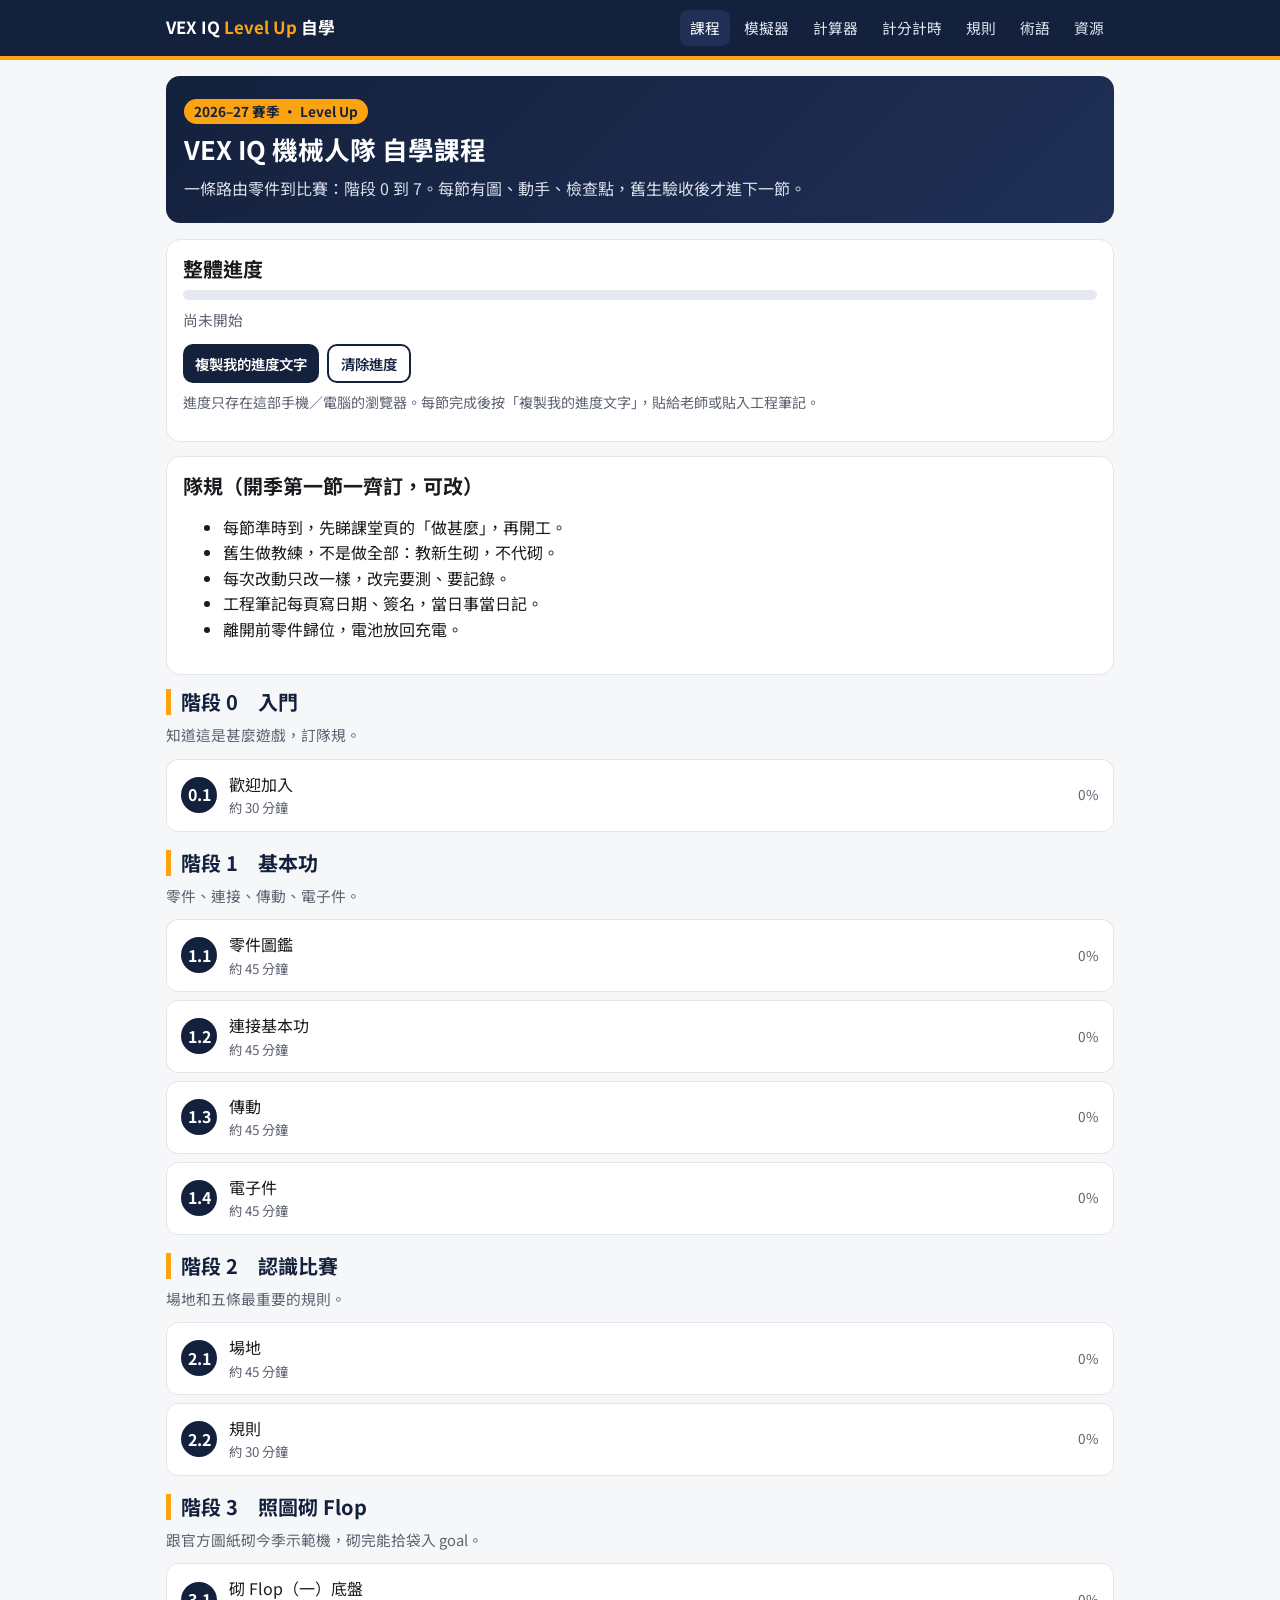
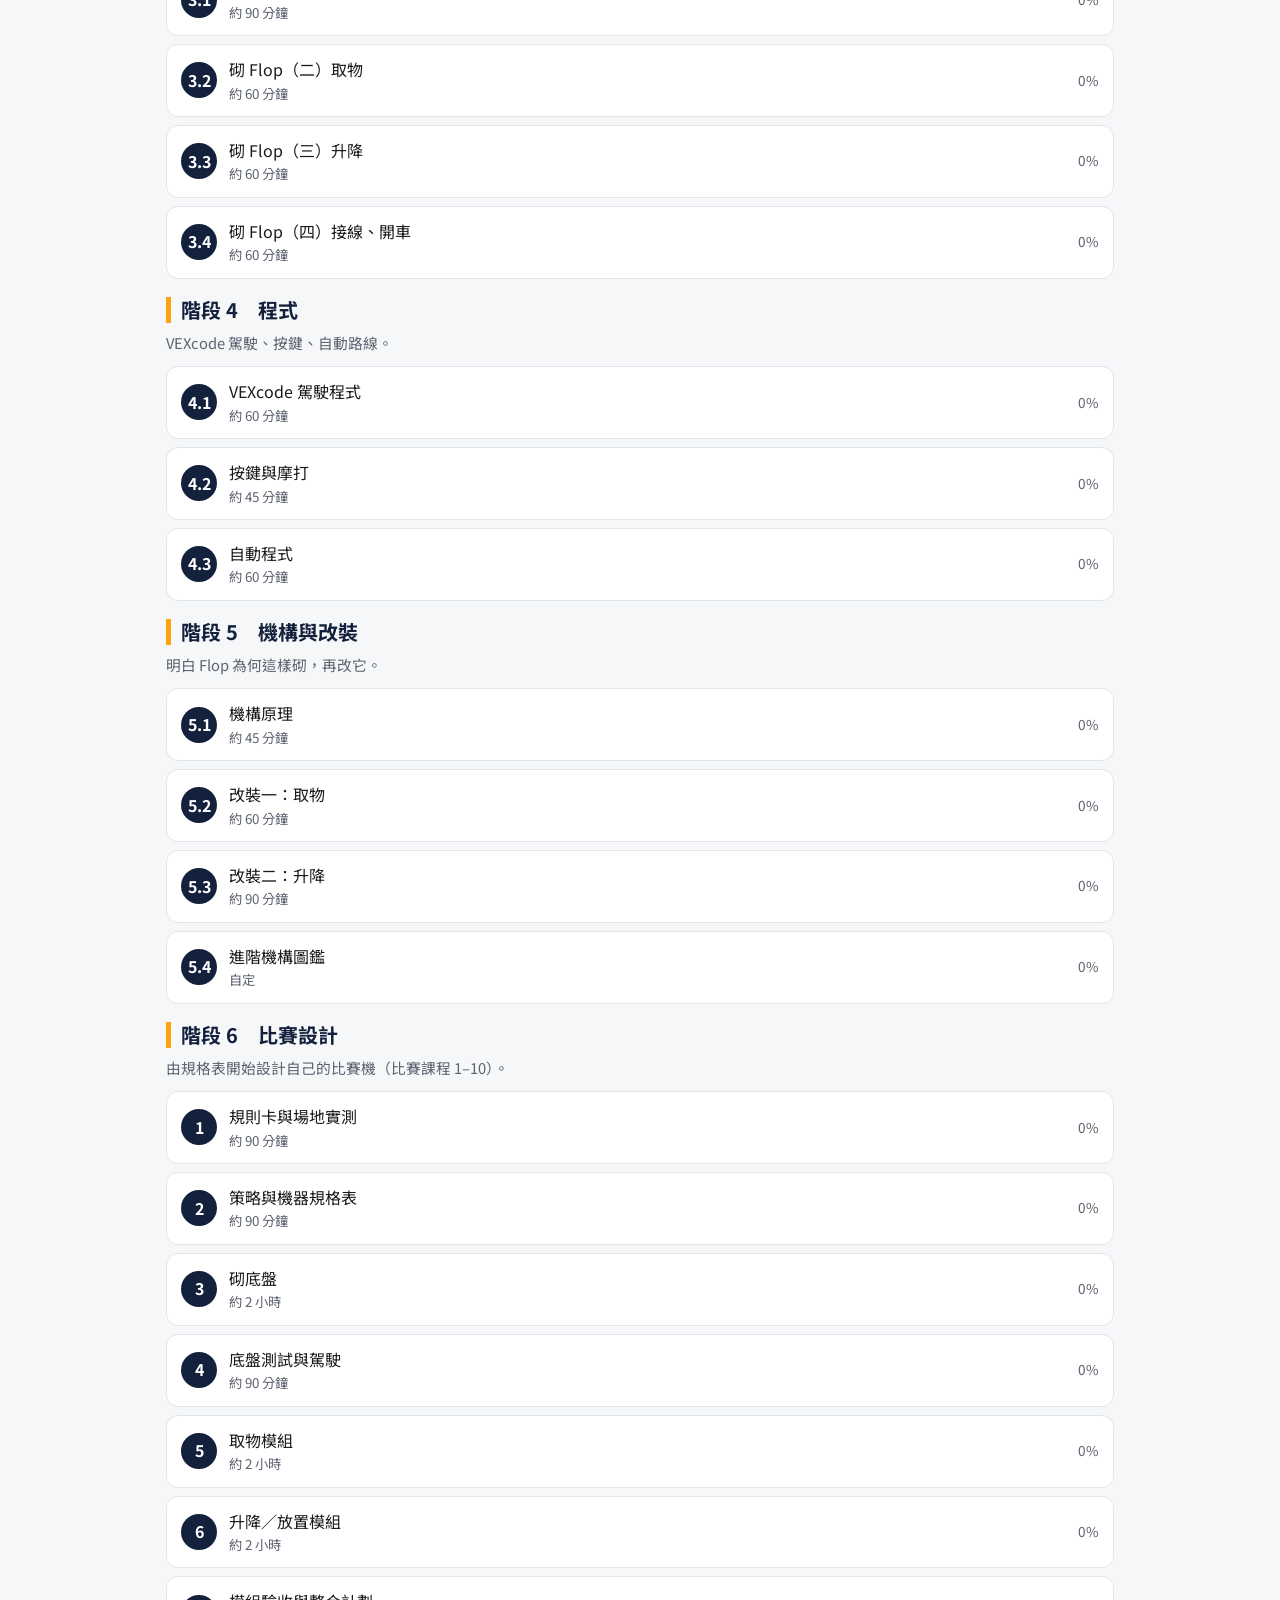
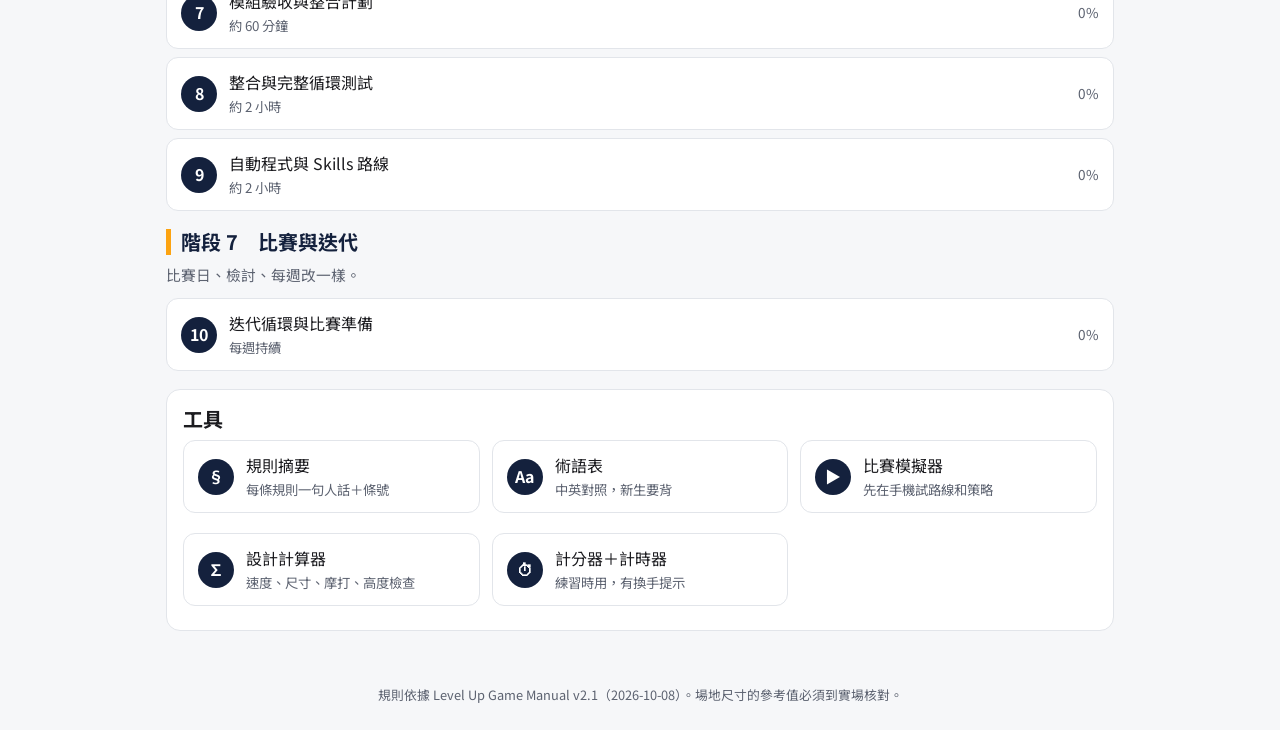
<file: index.html>
<!DOCTYPE html>
<html lang="zh-Hant">
<head>
<meta charset="utf-8">
<meta name="viewport" content="width=device-width, initial-scale=1">
<title>VEX IQ Level Up 自學課程</title>
<link rel="preconnect" href="https://fonts.googleapis.com">
<link href="https://fonts.googleapis.com/css2?family=Noto+Sans+TC:wght@400;600;800&display=swap" rel="stylesheet">
<link rel="stylesheet" href="assets/style.css">
</head>
<body>
<header id="topbar" class="topbar"></header>
<main>
  <section class="hero">
    <span class="tag">2026–27 賽季 · Level Up</span>
    <h1>VEX IQ 機械人隊 自學課程</h1>
    <p>一條路由零件到比賽：階段 0 到 7。每節有圖、動手、檢查點，舊生驗收後才進下一節。</p>
  </section>

  <section class="card">
    <h2>整體進度</h2>
    <div class="progress-bar"><div id="overall"></div></div>
    <p class="muted" id="overall-text">尚未開始</p>
    <div class="btnrow">
      <button class="btn sm" id="export">複製我的進度文字</button>
      <button class="btn sm ghost" id="reset">清除進度</button>
    </div>
    <p class="small muted" style="margin-top:8px">進度只存在這部手機／電腦的瀏覽器。每節完成後按「複製我的進度文字」，貼給老師或貼入工程筆記。</p>
  </section>

  <section class="card">
    <h2>隊規（開季第一節一齊訂，可改）</h2>
    <ul>
      <li>每節準時到，先睇課堂頁的「做甚麼」，再開工。</li>
      <li>舊生做教練，不是做全部：教新生砌，不代砌。</li>
      <li>每次改動只改一樣，改完要測、要記錄。</li>
      <li>工程筆記每頁寫日期、簽名，當日事當日記。</li>
      <li>離開前零件歸位，電池放回充電。</li>
    </ul>
  </section>

  <div id="route"></div>

  <section class="card">
    <h2>工具</h2>
    <div class="grid three">
      <a class="lesson-link" href="rules.html"><div class="n">§</div><div class="t">規則摘要<small>每條規則一句人話＋條號</small></div></a>
      <a class="lesson-link" href="glossary.html"><div class="n">Aa</div><div class="t">術語表<small>中英對照，新生要背</small></div></a>
      <a class="lesson-link" href="sim.html"><div class="n">▶</div><div class="t">比賽模擬器<small>先在手機試路線和策略</small></div></a>
      <a class="lesson-link" href="calc.html"><div class="n">∑</div><div class="t">設計計算器<small>速度、尺寸、摩打、高度檢查</small></div></a>
      <a class="lesson-link" href="tools.html"><div class="n">⏱</div><div class="t">計分器＋計時器<small>練習時用，有換手提示</small></div></a>
    </div>
  </section>
</main>
<footer>規則依據 Level Up Game Manual v2.1（2026-10-08）。場地尺寸的參考值必須到實場核對。</footer>
<script src="assets/app.js"></script>
<script src="assets/lessons.js"></script>
<script src="assets/guide-data.js"></script>
<script>
(function () {
  var S = VQ.store;
  function gProg(g) { var pf = 'guide.' + g.id + '.', n = 0; g.sections.forEach(function (_, k) { if (S.get(pf + 'sec' + k, false)) n++; }); return { pct: Math.round(n / g.sections.length * 100), v: S.get(pf + 'verified', false) }; }
  var html = '', total = 0, count = 0;
  STAGES.forEach(function (st) {
    html += '<section class="phase"><h2>階段 ' + st.id + '　' + VQ.esc(st.name) + '</h2><p class="muted">' + VQ.esc(st.desc) + '</p>';
    if (st.link) {
      var ls = st.id === 6 ? LESSONS.slice(0, 9) : LESSONS.slice(9);
      ls.forEach(function (l) {
        var pct = VQ.lessonProgress(l); total += pct; count++;
        html += '<a class="lesson-link' + (pct === 100 ? ' done' : '') + '" href="lesson.html?id=' + l.id + '"><div class="n">' + l.id + '</div><div class="t">' + VQ.esc(l.title) + '<small>' + VQ.esc(l.time) + '</small></div><div class="pct">' + (pct === 100 ? '完成' : pct + '%') + '</div></a>';
      });
    } else {
      GUIDE.filter(function (g) { return g.stage === st.id; }).forEach(function (g, i) {
        var pr = gProg(g); total += (pr.v ? 100 : pr.pct); count++;
        html += '<a class="lesson-link' + (pr.v ? ' done' : '') + '" href="guide.html?id=' + g.id + '"><div class="n">' + st.id + '.' + (i + 1) + '</div><div class="t">' + VQ.esc(g.title) + '<small>' + VQ.esc(g.time) + '</small></div><div class="pct">' + (pr.v ? '已驗收' : pr.pct + '%') + '</div></a>';
      });
    }
    html += '</section>';
  });
  document.getElementById('route').innerHTML = html;
  var overall = count ? Math.round(total / count) : 0;
  document.getElementById('overall').style.width = overall + '%';
  document.getElementById('overall-text').textContent = overall === 0 ? '尚未開始' : '已完成 ' + overall + '%';

  document.getElementById('export').addEventListener('click', function () {
    var lines = ['VEX IQ 自學進度 ' + new Date().toLocaleDateString('zh-HK')];
    GUIDE.forEach(function (g) { var pr = gProg(g); lines.push('階段 ' + g.stage + ' ' + g.title + '：' + (pr.v ? '已驗收' : pr.pct + '%')); });
    LESSONS.forEach(function (l) { lines.push('比賽課程第 ' + l.id + ' 節 ' + l.title + '：' + VQ.lessonProgress(l) + '%'); });
    VQ.copyText(lines.join('\n'), this);
  });
  document.getElementById('reset').addEventListener('click', function () {
    if (confirm('清除這部裝置上的全部進度和填寫內容？')) { VQ.store.clear(); location.reload(); }
  });
})();
</script>
</body>
</html>
</file>
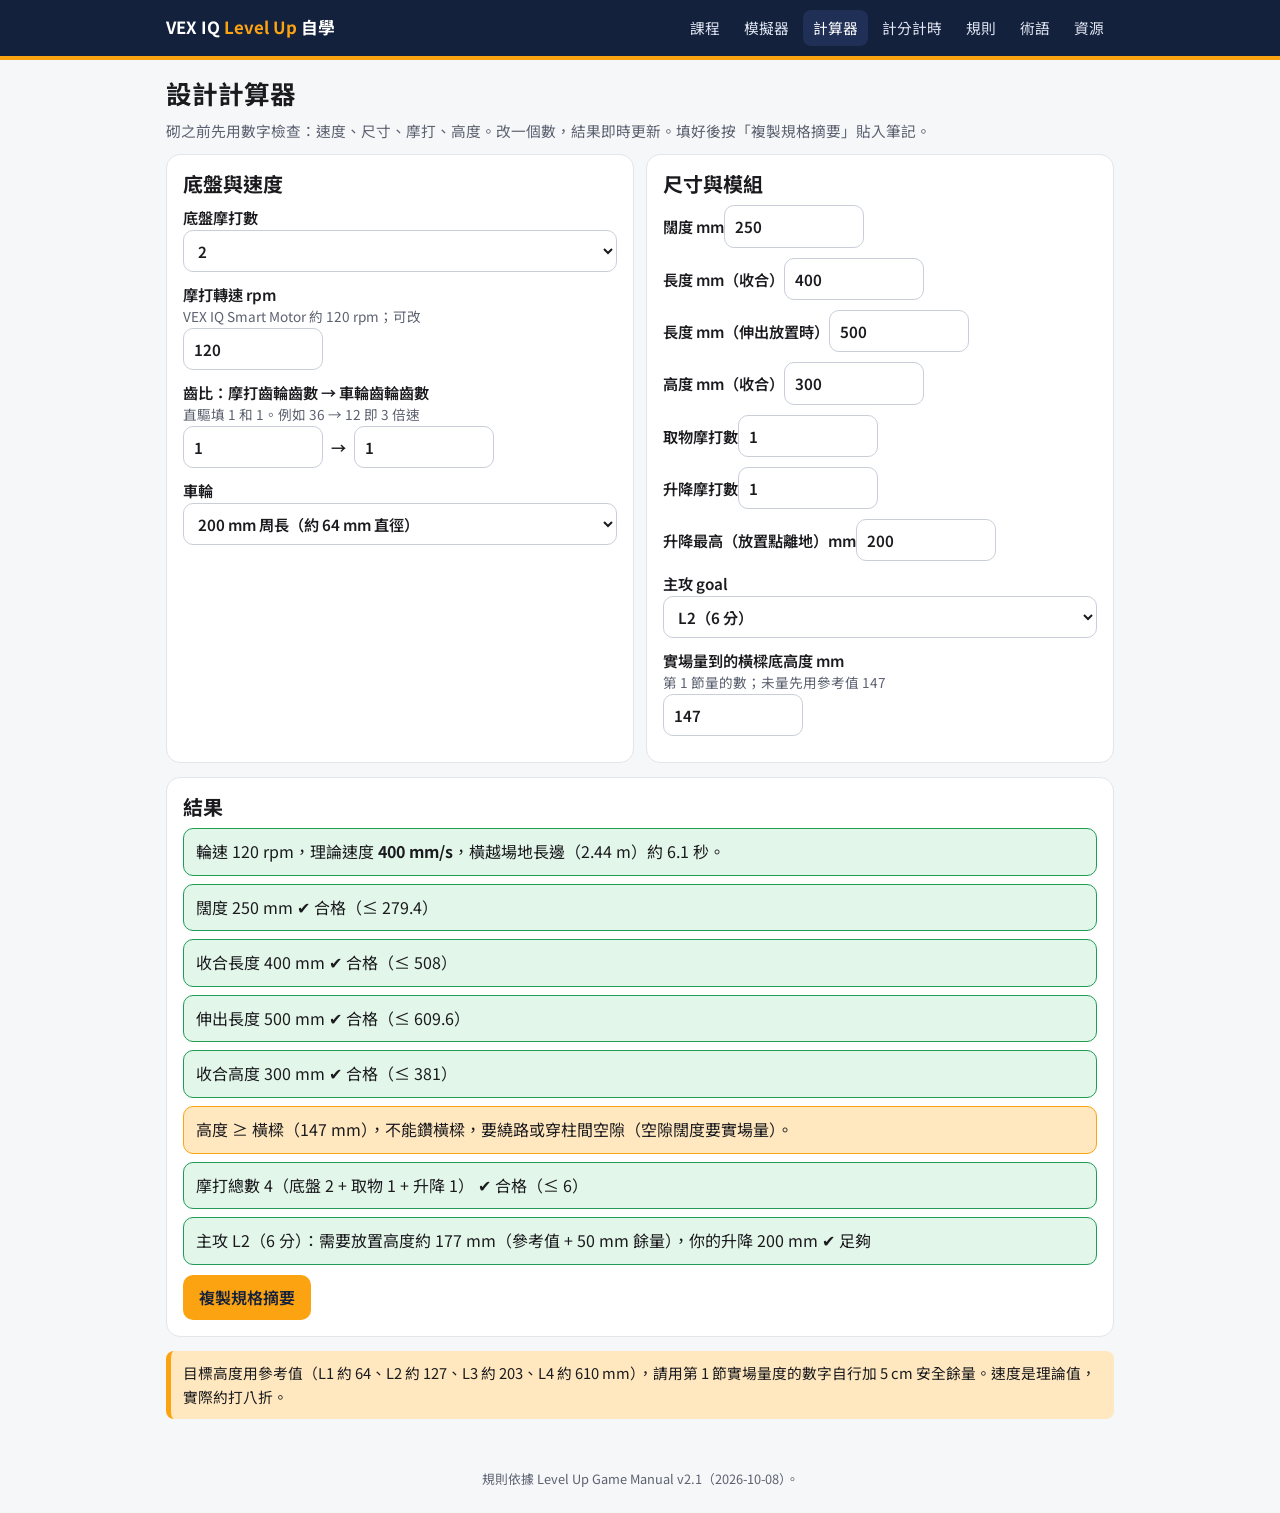
<file: calc.html>
<!DOCTYPE html>
<html lang="zh-Hant">
<head>
<meta charset="utf-8">
<meta name="viewport" content="width=device-width, initial-scale=1">
<title>設計計算器 · VEX IQ Level Up 自學</title>
<link rel="preconnect" href="https://fonts.googleapis.com">
<link href="https://fonts.googleapis.com/css2?family=Noto+Sans+TC:wght@400;600;800&display=swap" rel="stylesheet">
<link rel="stylesheet" href="assets/style.css">
</head>
<body>
<header id="topbar" class="topbar"></header>
<main>
  <h1>設計計算器</h1>
  <p class="muted">砌之前先用數字檢查：速度、尺寸、摩打、高度。改一個數，結果即時更新。填好後按「複製規格摘要」貼入筆記。</p>

  <div class="grid two">
    <section class="card">
      <h2>底盤與速度</h2>
      <label class="field">底盤摩打數<select id="md"><option>2</option><option>4</option></select></label>
      <label class="field">摩打轉速 rpm<span>VEX IQ Smart Motor 約 120 rpm；可改</span><input type="number" id="rpm" value="120"></label>
      <label class="field">齒比：摩打齒輪齒數 → 車輪齒輪齒數<span>直驅填 1 和 1。例如 36 → 12 即 3 倍速</span>
        <div style="display:flex;gap:8px;align-items:center"><input type="number" id="g1" value="1"><span>→</span><input type="number" id="g2" value="1"></div></label>
      <label class="field">車輪<select id="wheel">
        <option value="160">160 mm 周長（約 51 mm 直徑）</option>
        <option value="200" selected>200 mm 周長（約 64 mm 直徑）</option>
        <option value="250">250 mm 周長（約 80 mm 直徑）</option>
        <option value="custom">自訂周長</option></select></label>
      <label class="field" id="wc-wrap" style="display:none">車輪周長 mm<input type="number" id="wc" value="200"></label>
    </section>

    <section class="card">
      <h2>尺寸與模組</h2>
      <label class="field">闊度 mm<input type="number" id="w" value="250"></label>
      <label class="field">長度 mm（收合）<input type="number" id="l" value="400"></label>
      <label class="field">長度 mm（伸出放置時）<input type="number" id="le" value="500"></label>
      <label class="field">高度 mm（收合）<input type="number" id="h" value="300"></label>
      <label class="field">取物摩打數<input type="number" id="mi" value="1"></label>
      <label class="field">升降摩打數<input type="number" id="ml" value="1"></label>
      <label class="field">升降最高（放置點離地）mm<input type="number" id="lift" value="200"></label>
      <label class="field">主攻 goal<select id="goal">
        <option value="0">Floor Goal（1 分）</option>
        <option value="64">L1（3 分）</option>
        <option value="127" selected>L2（6 分）</option>
        <option value="203">L3（12 分）</option>
        <option value="610">L4（16 分，只收黃袋）</option></select></label>
      <label class="field">實場量到的橫樑底高度 mm<span>第 1 節量的數；未量先用參考值 147</span><input type="number" id="beam" value="147"></label>
    </section>
  </div>

  <section class="card">
    <h2>結果</h2>
    <div id="results"></div>
    <div class="btnrow"><button class="btn yellow" id="copy">複製規格摘要</button></div>
  </section>

  <section class="notice">目標高度用參考值（L1 約 64、L2 約 127、L3 約 203、L4 約 610 mm），請用第 1 節實場量度的數字自行加 5 cm 安全餘量。速度是理論值，實際約打八折。</section>
</main>
<footer>規則依據 Level Up Game Manual v2.1（2026-10-08）。</footer>
<script src="assets/app.js"></script>
<script>
(function () {
  var ids = ['md', 'rpm', 'g1', 'g2', 'wheel', 'wc', 'w', 'l', 'le', 'h', 'mi', 'ml', 'lift', 'goal', 'beam'];
  var KEY = 'vexiq-calc';
  function v(id) { return parseFloat(document.getElementById(id).value) || 0; }
  function row(cls, text) { return '<div class="result ' + cls + '">' + text + '</div>'; }
  var lastSummary = '';

  function calc() {
    var wheel = document.getElementById('wheel').value;
    document.getElementById('wc-wrap').style.display = wheel === 'custom' ? 'block' : 'none';
    var circ = wheel === 'custom' ? v('wc') : parseFloat(wheel);
    var ratio = v('g2') > 0 ? v('g1') / v('g2') : 1;
    var wheelRpm = v('rpm') * ratio;
    var speed = wheelRpm * circ / 60; // mm/s
    var cross = speed > 0 ? (2440 / speed).toFixed(1) : '—';
    var out = '';
    var sum = [];

    // 速度
    var sp = '輪速 ' + Math.round(wheelRpm) + ' rpm，理論速度 <b>' + Math.round(speed) + ' mm/s</b>，橫越場地長邊（2.44 m）約 ' + cross + ' 秒。';
    if (ratio > 2) sp += ' 齒比超過 2 倍速，力會明顯減少，載重和過斜條時容易停轉。';
    else if (ratio > 1.3) sp += ' 加速齒比，建議 4 個底盤摩打。';
    out += row(ratio > 2 ? 'warn' : 'ok', sp);
    sum.push('速度 ' + Math.round(speed) + ' mm/s（' + v('md') + ' 摩打，齒比 ' + v('g1') + ':' + v('g2') + '，輪周長 ' + circ + ' mm）');

    // 尺寸
    var W = v('w'), L = v('l'), LE = v('le'), H = v('h');
    var okW = W <= 279.4, okL = L <= 508, okLE = LE <= 609.6, okH = H <= 381;
    out += row(okW ? 'ok' : 'bad', '闊度 ' + W + ' mm ' + (okW ? '✔ 合格（≤ 279.4）' : '✘ 超過 279.4 mm，過不了檢錄'));
    out += row(okL ? 'ok' : 'bad', '收合長度 ' + L + ' mm ' + (okL ? '✔ 合格（≤ 508）' : '✘ 超過 508 mm'));
    out += row(okLE ? 'ok' : 'bad', '伸出長度 ' + LE + ' mm ' + (okLE ? '✔ 合格（≤ 609.6）' : '✘ 開賽後長度上限 609.6 mm'));
    out += row(okH ? 'ok' : 'bad', '收合高度 ' + H + ' mm ' + (okH ? '✔ 合格（≤ 381）' : '✘ 起始高度上限 381 mm'));
    var beam = v('beam');
    out += row(H < beam ? 'ok' : 'warn', H < beam ? '高度低於橫樑（' + beam + ' mm），可以鑽過橫樑走捷徑。' : '高度 ≥ 橫樑（' + beam + ' mm），不能鑽橫樑，要繞路或穿柱間空隙（空隙闊度要實場量）。');
    sum.push('尺寸 ' + W + '×' + L + '×' + H + ' mm，伸出 ' + LE + ' mm' + (H < beam ? '（可鑽橫樑）' : '（不可鑽橫樑）'));

    // 摩打
    var motors = v('md') + v('mi') + v('ml');
    out += row(motors <= 6 ? 'ok' : 'bad', '摩打總數 ' + motors + '（底盤 ' + v('md') + ' + 取物 ' + v('mi') + ' + 升降 ' + v('ml') + '）' + (motors <= 6 ? ' ✔ 合格（≤ 6）' : ' ✘ 超過 6 個'));
    sum.push('摩打 底盤 ' + v('md') + ' 取物 ' + v('mi') + ' 升降 ' + v('ml') + '（共 ' + motors + '）');

    // 高度
    var goalSel = document.getElementById('goal');
    var need = v('goal') + 50, lift = v('lift');
    var goalName = goalSel.options[goalSel.selectedIndex].text;
    if (v('goal') === 0) out += row('ok', '主攻 Floor Goal，不需要升降，但取物模組要能放下豆袋。');
    else out += row(lift >= need ? 'ok' : 'bad', '主攻 ' + goalName + '：需要放置高度約 ' + need + ' mm（參考值 + 50 mm 餘量），你的升降 ' + lift + ' mm ' + (lift >= need ? '✔ 足夠' : '✘ 不夠，差 ' + (need - lift) + ' mm'));
    if (v('goal') === 610) out += row('warn', 'L4 只收黃色豆袋，全場只有 6 個黃袋，而且離地約 610 mm。多數隊用投擲或很長的升降，第一版不建議主攻。');
    sum.push('主攻 ' + goalName + '，升降 ' + lift + ' mm');

    document.getElementById('results').innerHTML = out;
    lastSummary = sum.join('\n');
    try { var o = {}; ids.forEach(function (id) { o[id] = document.getElementById(id).value; }); localStorage.setItem(KEY, JSON.stringify(o)); } catch (e) {}
  }
  try { var s = JSON.parse(localStorage.getItem(KEY) || 'null'); if (s) ids.forEach(function (id) { if (s[id] != null) document.getElementById(id).value = s[id]; }); } catch (e) {}
  ids.forEach(function (id) { document.getElementById(id).addEventListener('input', calc); document.getElementById(id).addEventListener('change', calc); });
  document.getElementById('copy').addEventListener('click', function () { VQ.copyText('機器規格摘要（計算器）\n' + lastSummary, this); });
  calc();
})();
</script>
</body>
</html>
</file>
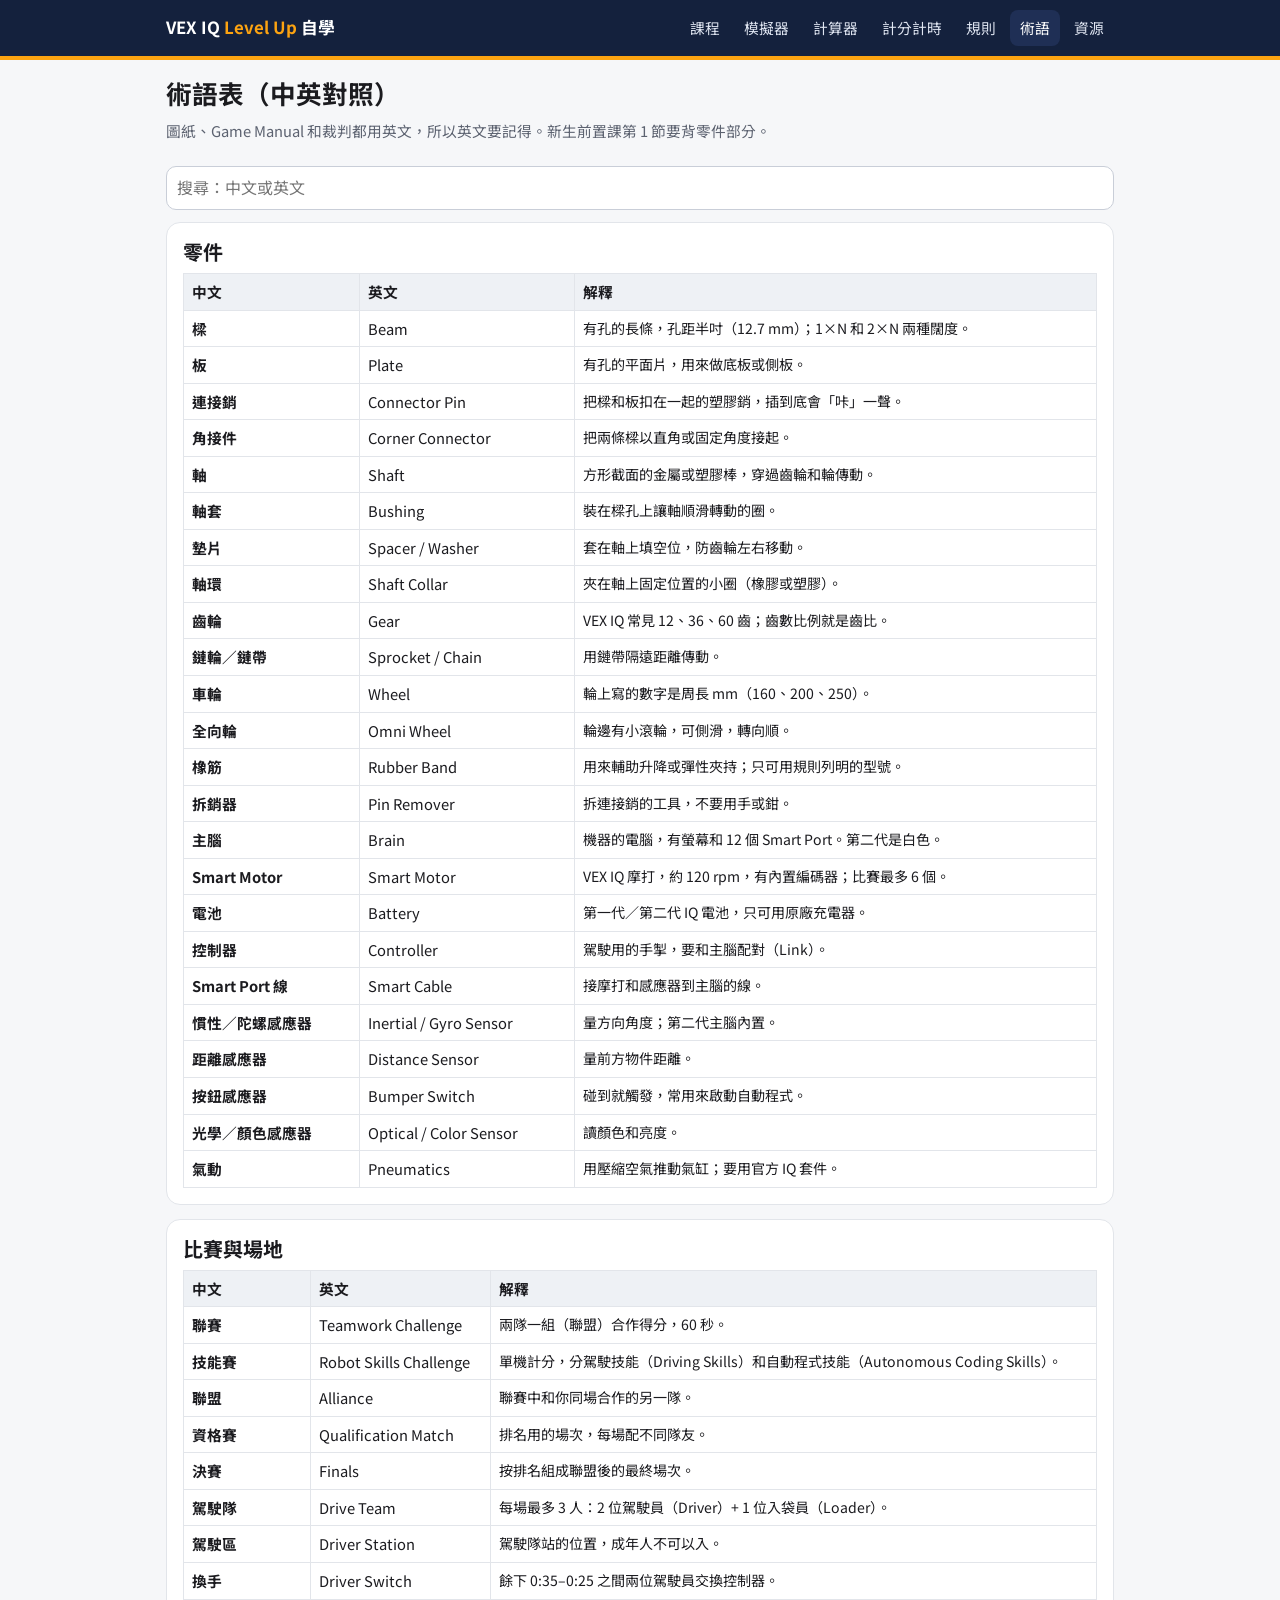
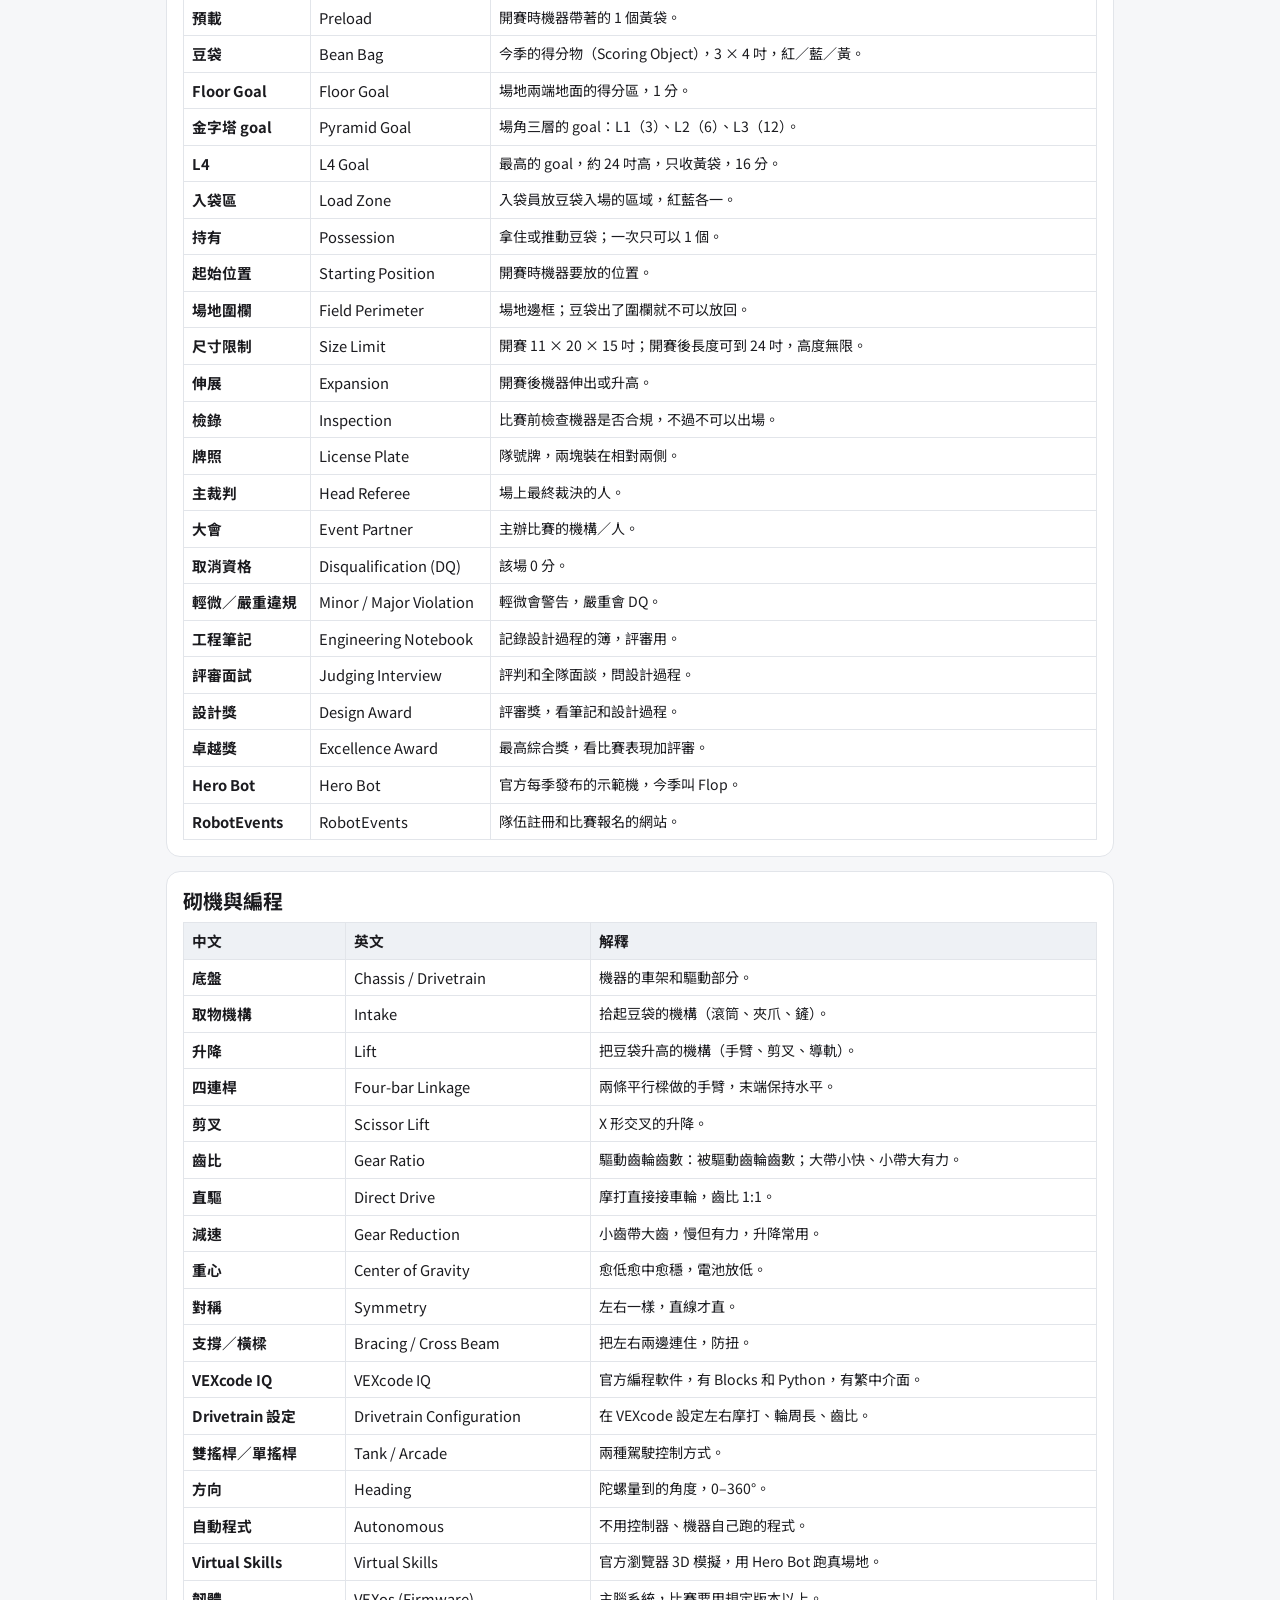
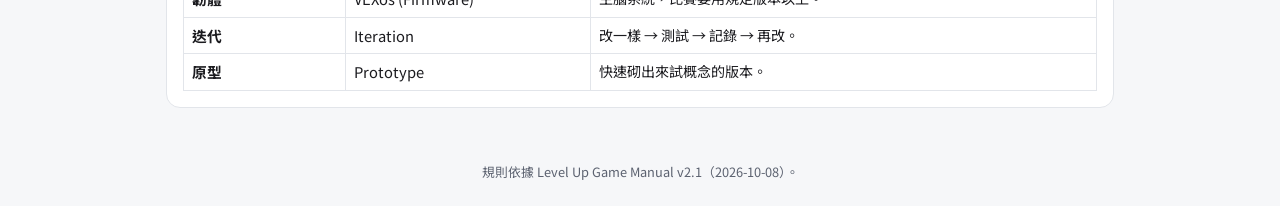
<file: glossary.html>
<!DOCTYPE html>
<html lang="zh-Hant">
<head>
<meta charset="utf-8">
<meta name="viewport" content="width=device-width, initial-scale=1">
<title>術語表 · VEX IQ Level Up 自學</title>
<link rel="preconnect" href="https://fonts.googleapis.com">
<link href="https://fonts.googleapis.com/css2?family=Noto+Sans+TC:wght@400;600;800&display=swap" rel="stylesheet">
<link rel="stylesheet" href="assets/style.css">
</head>
<body>
<header id="topbar" class="topbar"></header>
<main>
  <h1>術語表（中英對照）</h1>
  <p class="muted">圖紙、Game Manual 和裁判都用英文，所以英文要記得。新生前置課第 1 節要背零件部分。</p>
  <input type="text" id="q" placeholder="搜尋：中文或英文" style="margin:12px 0">
  <div id="list"></div>
</main>
<footer>規則依據 Level Up Game Manual v2.1（2026-10-08）。</footer>
<script src="assets/app.js"></script>
<script>
(function () {
  var G = [
    ['parts', '零件', [
      ['樑', 'Beam', '有孔的長條，孔距半吋（12.7 mm）；1×N 和 2×N 兩種闊度。'],
      ['板', 'Plate', '有孔的平面片，用來做底板或側板。'],
      ['連接銷', 'Connector Pin', '把樑和板扣在一起的塑膠銷，插到底會「咔」一聲。'],
      ['角接件', 'Corner Connector', '把兩條樑以直角或固定角度接起。'],
      ['軸', 'Shaft', '方形截面的金屬或塑膠棒，穿過齒輪和輪傳動。'],
      ['軸套', 'Bushing', '裝在樑孔上讓軸順滑轉動的圈。'],
      ['墊片', 'Spacer / Washer', '套在軸上填空位，防齒輪左右移動。'],
      ['軸環', 'Shaft Collar', '夾在軸上固定位置的小圈（橡膠或塑膠）。'],
      ['齒輪', 'Gear', 'VEX IQ 常見 12、36、60 齒；齒數比例就是齒比。'],
      ['鏈輪／鏈帶', 'Sprocket / Chain', '用鏈帶隔遠距離傳動。'],
      ['車輪', 'Wheel', '輪上寫的數字是周長 mm（160、200、250）。'],
      ['全向輪', 'Omni Wheel', '輪邊有小滾輪，可側滑，轉向順。'],
      ['橡筋', 'Rubber Band', '用來輔助升降或彈性夾持；只可用規則列明的型號。'],
      ['拆銷器', 'Pin Remover', '拆連接銷的工具，不要用手或鉗。'],
      ['主腦', 'Brain', '機器的電腦，有螢幕和 12 個 Smart Port。第二代是白色。'],
      ['Smart Motor', 'Smart Motor', 'VEX IQ 摩打，約 120 rpm，有內置編碼器；比賽最多 6 個。'],
      ['電池', 'Battery', '第一代／第二代 IQ 電池，只可用原廠充電器。'],
      ['控制器', 'Controller', '駕駛用的手掣，要和主腦配對（Link）。'],
      ['Smart Port 線', 'Smart Cable', '接摩打和感應器到主腦的線。'],
      ['慣性／陀螺感應器', 'Inertial / Gyro Sensor', '量方向角度；第二代主腦內置。'],
      ['距離感應器', 'Distance Sensor', '量前方物件距離。'],
      ['按鈕感應器', 'Bumper Switch', '碰到就觸發，常用來啟動自動程式。'],
      ['光學／顏色感應器', 'Optical / Color Sensor', '讀顏色和亮度。'],
      ['氣動', 'Pneumatics', '用壓縮空氣推動氣缸；要用官方 IQ 套件。']
    ]],
    ['game', '比賽與場地', [
      ['聯賽', 'Teamwork Challenge', '兩隊一組（聯盟）合作得分，60 秒。'],
      ['技能賽', 'Robot Skills Challenge', '單機計分，分駕駛技能（Driving Skills）和自動程式技能（Autonomous Coding Skills）。'],
      ['聯盟', 'Alliance', '聯賽中和你同場合作的另一隊。'],
      ['資格賽', 'Qualification Match', '排名用的場次，每場配不同隊友。'],
      ['決賽', 'Finals', '按排名組成聯盟後的最終場次。'],
      ['駕駛隊', 'Drive Team', '每場最多 3 人：2 位駕駛員（Driver）+ 1 位入袋員（Loader）。'],
      ['駕駛區', 'Driver Station', '駕駛隊站的位置，成年人不可以入。'],
      ['換手', 'Driver Switch', '餘下 0:35–0:25 之間兩位駕駛員交換控制器。'],
      ['預載', 'Preload', '開賽時機器帶著的 1 個黃袋。'],
      ['豆袋', 'Bean Bag', '今季的得分物（Scoring Object），3 × 4 吋，紅／藍／黃。'],
      ['Floor Goal', 'Floor Goal', '場地兩端地面的得分區，1 分。'],
      ['金字塔 goal', 'Pyramid Goal', '場角三層的 goal：L1（3）、L2（6）、L3（12）。'],
      ['L4', 'L4 Goal', '最高的 goal，約 24 吋高，只收黃袋，16 分。'],
      ['入袋區', 'Load Zone', '入袋員放豆袋入場的區域，紅藍各一。'],
      ['持有', 'Possession', '拿住或推動豆袋；一次只可以 1 個。'],
      ['起始位置', 'Starting Position', '開賽時機器要放的位置。'],
      ['場地圍欄', 'Field Perimeter', '場地邊框；豆袋出了圍欄就不可以放回。'],
      ['尺寸限制', 'Size Limit', '開賽 11 × 20 × 15 吋；開賽後長度可到 24 吋，高度無限。'],
      ['伸展', 'Expansion', '開賽後機器伸出或升高。'],
      ['檢錄', 'Inspection', '比賽前檢查機器是否合規，不過不可以出場。'],
      ['牌照', 'License Plate', '隊號牌，兩塊裝在相對兩側。'],
      ['主裁判', 'Head Referee', '場上最終裁決的人。'],
      ['大會', 'Event Partner', '主辦比賽的機構／人。'],
      ['取消資格', 'Disqualification (DQ)', '該場 0 分。'],
      ['輕微／嚴重違規', 'Minor / Major Violation', '輕微會警告，嚴重會 DQ。'],
      ['工程筆記', 'Engineering Notebook', '記錄設計過程的簿，評審用。'],
      ['評審面試', 'Judging Interview', '評判和全隊面談，問設計過程。'],
      ['設計獎', 'Design Award', '評審獎，看筆記和設計過程。'],
      ['卓越獎', 'Excellence Award', '最高綜合獎，看比賽表現加評審。'],
      ['Hero Bot', 'Hero Bot', '官方每季發布的示範機，今季叫 Flop。'],
      ['RobotEvents', 'RobotEvents', '隊伍註冊和比賽報名的網站。']
    ]],
    ['build', '砌機與編程', [
      ['底盤', 'Chassis / Drivetrain', '機器的車架和驅動部分。'],
      ['取物機構', 'Intake', '拾起豆袋的機構（滾筒、夾爪、鏟）。'],
      ['升降', 'Lift', '把豆袋升高的機構（手臂、剪叉、導軌）。'],
      ['四連桿', 'Four-bar Linkage', '兩條平行樑做的手臂，末端保持水平。'],
      ['剪叉', 'Scissor Lift', 'X 形交叉的升降。'],
      ['齒比', 'Gear Ratio', '驅動齒輪齒數：被驅動齒輪齒數；大帶小快、小帶大有力。'],
      ['直驅', 'Direct Drive', '摩打直接接車輪，齒比 1:1。'],
      ['減速', 'Gear Reduction', '小齒帶大齒，慢但有力，升降常用。'],
      ['重心', 'Center of Gravity', '愈低愈中愈穩，電池放低。'],
      ['對稱', 'Symmetry', '左右一樣，直線才直。'],
      ['支撐／橫樑', 'Bracing / Cross Beam', '把左右兩邊連住，防扭。'],
      ['VEXcode IQ', 'VEXcode IQ', '官方編程軟件，有 Blocks 和 Python，有繁中介面。'],
      ['Drivetrain 設定', 'Drivetrain Configuration', '在 VEXcode 設定左右摩打、輪周長、齒比。'],
      ['雙搖桿／單搖桿', 'Tank / Arcade', '兩種駕駛控制方式。'],
      ['方向', 'Heading', '陀螺量到的角度，0–360°。'],
      ['自動程式', 'Autonomous', '不用控制器、機器自己跑的程式。'],
      ['Virtual Skills', 'Virtual Skills', '官方瀏覽器 3D 模擬，用 Hero Bot 跑真場地。'],
      ['韌體', 'VEXos (Firmware)', '主腦系統，比賽要用規定版本以上。'],
      ['迭代', 'Iteration', '改一樣 → 測試 → 記錄 → 再改。'],
      ['原型', 'Prototype', '快速砌出來試概念的版本。']
    ]]
  ];
  var el = document.getElementById('list');
  function render(q) {
    q = (q || '').trim().toLowerCase();
    el.innerHTML = G.map(function (sec) {
      var rows = sec[2].filter(function (r) { return !q || (r[0] + r[1] + r[2]).toLowerCase().indexOf(q) >= 0; });
      if (!rows.length) return '';
      return '<section class="card" id="' + sec[0] + '"><h2>' + sec[1] + '</h2><div class="table-scroll"><table><thead><tr><th>中文</th><th>英文</th><th>解釋</th></tr></thead><tbody>' +
        rows.map(function (r) { return '<tr><td><b>' + r[0] + '</b></td><td>' + r[1] + '</td><td class="small">' + r[2] + '</td></tr>'; }).join('') + '</tbody></table></div></section>';
    }).join('') || '<p class="muted">找不到。</p>';
  }
  render('');
  document.getElementById('q').addEventListener('input', function () { render(this.value); });
})();
</script>
</body>
</html>
</file>
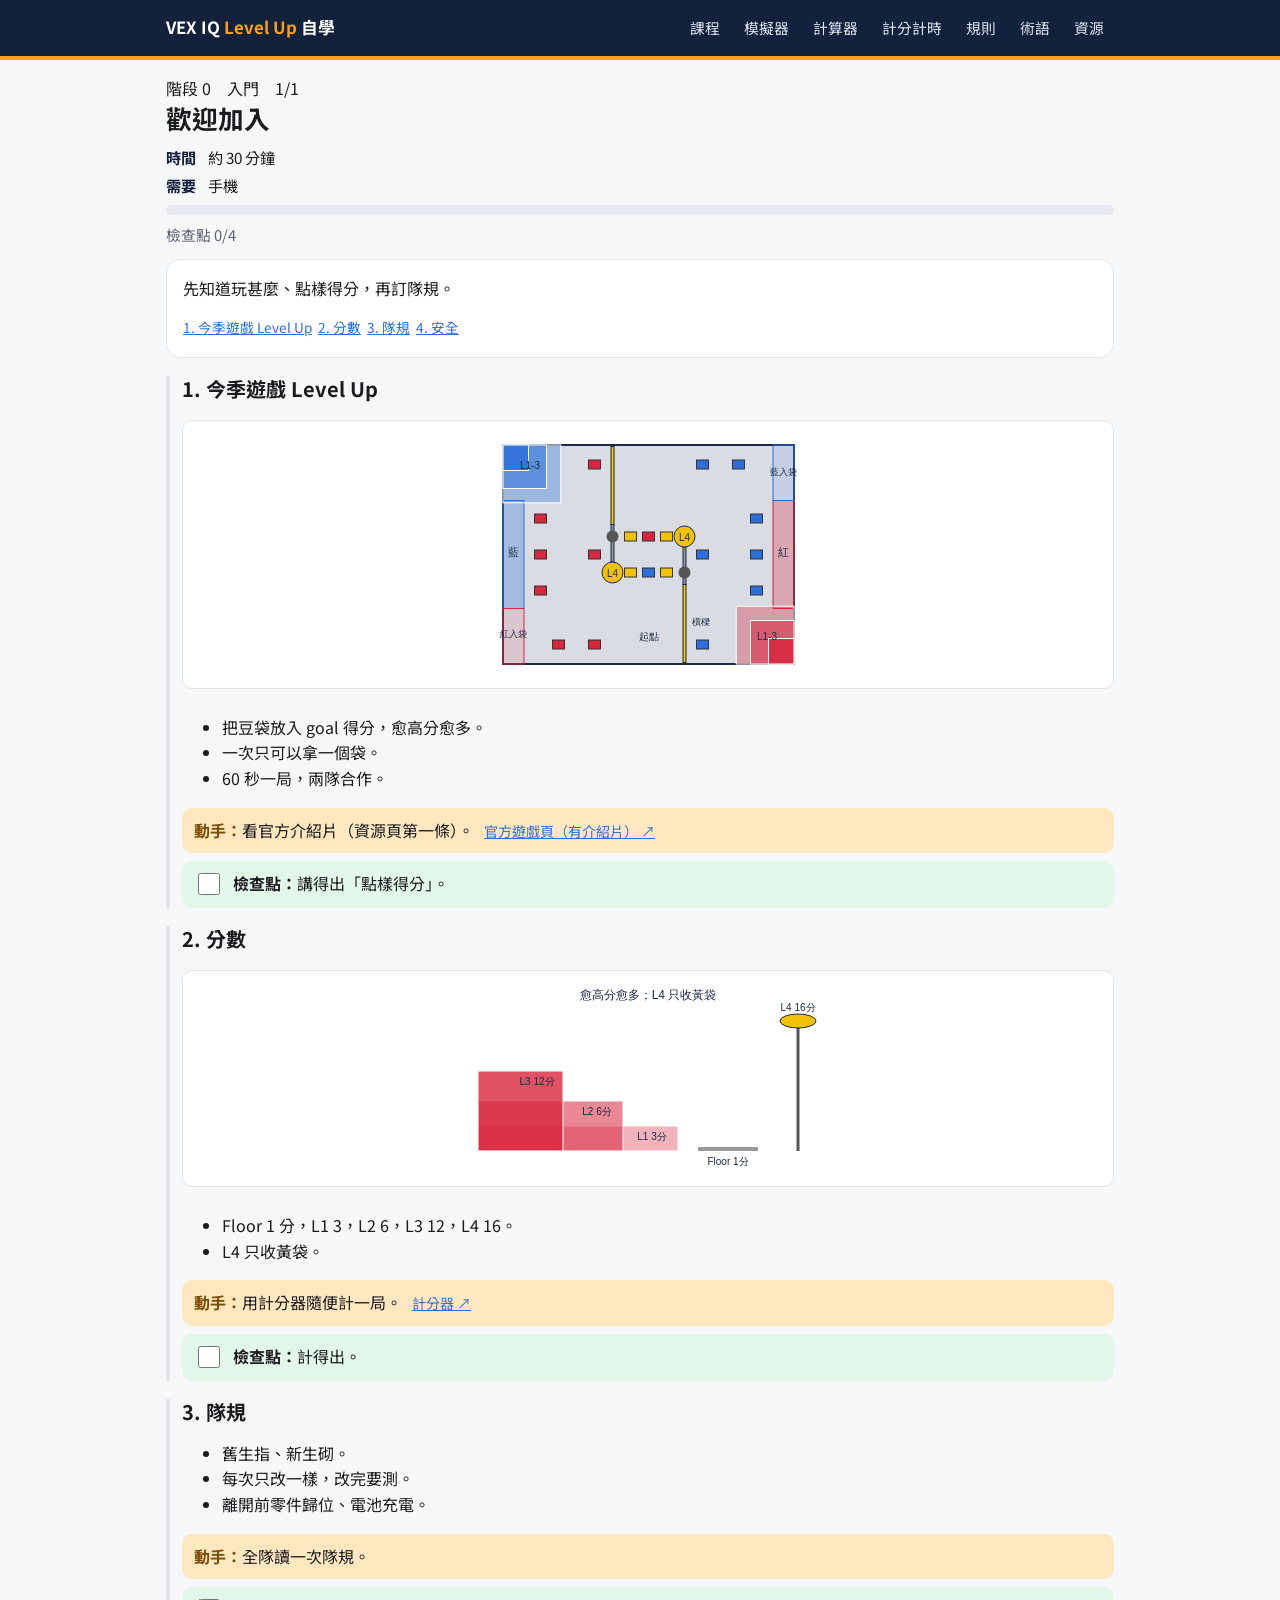
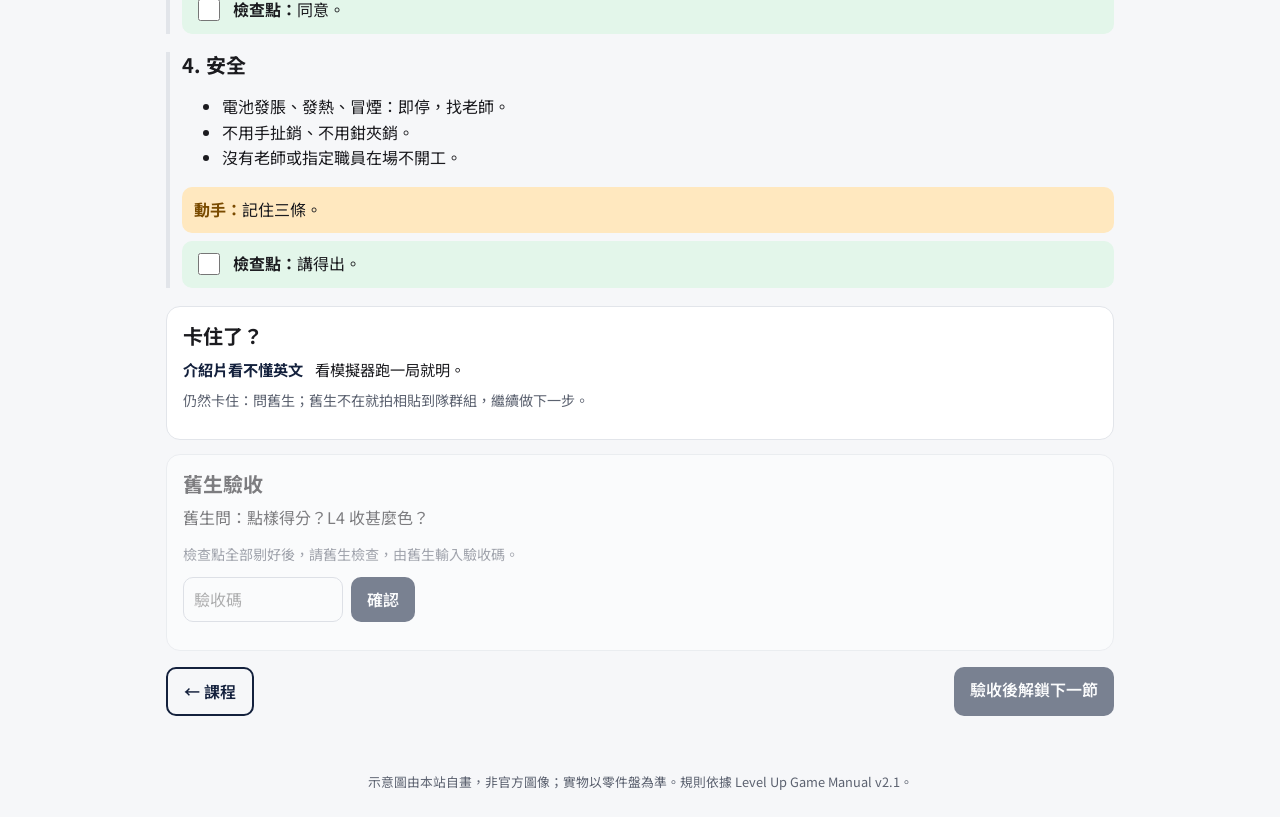
<file: guide.html>
<!DOCTYPE html>
<html lang="zh-Hant">
<head>
<meta charset="utf-8">
<meta name="viewport" content="width=device-width, initial-scale=1">
<title>圖文自學課 · VEX IQ Level Up 自學</title>
<link rel="preconnect" href="https://fonts.googleapis.com">
<link href="https://fonts.googleapis.com/css2?family=Noto+Sans+TC:wght@400;600;800&display=swap" rel="stylesheet">
<link rel="stylesheet" href="assets/style.css">
<style>
.sec { border-left: 4px solid var(--line); padding-left: 12px; margin: 18px 0; }
.sec.done { border-color: var(--ok); }
.fig { background: #fff; border: 1px solid var(--line); border-radius: 10px; padding: 10px; margin: 10px 0; }
.fig img { max-width: 100%; display: block; margin: auto; border-radius: 6px; }
.fig .cap { font-size: .8rem; color: var(--muted); text-align: center; margin-top: 4px; }
.figrow { display: grid; grid-template-columns: 1fr; gap: 8px; }
@media (min-width: 640px) { .figrow.n2 { grid-template-columns: 1fr 1fr; } .figrow.n3 { grid-template-columns: 1fr 1fr 1fr; } }
.task { background: var(--yellow-soft); border-radius: 10px; padding: 10px 12px; margin: 8px 0; }
.task b { color: #7a4b00; }
.chk { display: flex; gap: 10px; align-items: flex-start; background: #e3f6ea; border-radius: 10px; padding: 10px 12px; margin: 8px 0; }
.chk input { width: 22px; height: 22px; margin-top: 2px; accent-color: var(--ok); flex-shrink: 0; }
.wrong { font-size: .9rem; color: #7a1f2b; background: #ffe3e6; border-radius: 10px; padding: 8px 12px; margin: 8px 0; }
.quiz-q { margin: 14px 0; padding: 12px; border: 1px solid var(--line); border-radius: 10px; background: #fff; }
.quiz-q label { display: block; padding: 6px 8px; border-radius: 8px; cursor: pointer; }
.quiz-q label:hover { background: #f1f3f7; }
.quiz-q.right { border-color: var(--ok); } .quiz-q.wrongq { border-color: var(--red); }
.quiz-q .exp { font-size: .9rem; color: var(--muted); margin-top: 6px; display: none; }
.quiz-q.graded .exp { display: block; }
.locked { opacity: .55; pointer-events: none; }
.badge { display: inline-block; background: var(--ok); color: #fff; border-radius: 999px; padding: 2px 10px; font-size: .85rem; }
details summary { cursor: pointer; font-weight: 600; }
.toc a { display: inline-block; margin: 2px 6px 2px 0; font-size: .85rem; }
</style>
</head>
<body>
<header id="topbar" class="topbar"></header>
<main id="page"></main>
<footer>示意圖由本站自畫，非官方圖像；實物以零件盤為準。規則依據 Level Up Game Manual v2.1。</footer>
<script src="assets/app.js"></script>
<script src="assets/parts-svg.js"></script>
<script src="assets/guide-data.js"></script>
<script>
(function () {
  var S = VQ.store, esc = VQ.esc;
  var id = new URLSearchParams(location.search).get('id') || 's0-1';
  var G = null, gi = 0;
  GUIDE.forEach(function (g, i) { if (g.id === id) { G = g; gi = i; } });
  if (!G) { G = GUIDE[0]; gi = 0; id = G.id; }
  var pfx = 'guide.' + id + '.';
  document.title = esc(G.title) + ' · VEX IQ 自學';

  function fig(spec, cap) {
    if (!spec) return '';
    var fn = PSVG[spec[0]]; if (!fn) return '';
    return '<div class="fig">' + fn.apply(null, spec.slice(1)) + (cap ? '<div class="cap">' + esc(cap) + '</div>' : '') + '</div>';
  }
  function photo(name) {
    if (!name) return '';
    var src = 'images/' + id + '/' + name + '.jpg';
    return '<div class="fig photo" data-src="' + src + '" style="display:none"><img alt="實物相"><div class="cap">實物相</div></div>';
  }

  var done = 0;
  var stageName = (STAGES[G.stage] || {}).name || '';
  var inStage = GUIDE.filter(function (g) { return g.stage === G.stage; });
  var html = '<span class="phase-tag">階段 ' + G.stage + '　' + esc(stageName) + '　' + (inStage.indexOf(G) + 1) + '/' + inStage.length + '</span><h1>' + esc(G.title) + '</h1>' +
    '<div class="kv"><b>時間</b><span>' + esc(G.time) + '</span><b>需要</b><span>' + esc(G.needs) + '</span></div>' +
    '<div class="progress-bar"><div id="pbar"></div></div><p class="muted" id="ptext"></p>' +
    '<section class="card"><p>' + esc(G.intro) + '</p>' +
    (G.official ? '<div class="notice"><b>' + esc(G.official.label) + '：</b>' + esc(G.official.range) + '　<a href="' + esc(G.official.online) + '" target="_blank" rel="noopener">3D 版 ↗</a>　<a href="' + esc(G.official.pdf) + '" target="_blank" rel="noopener">PDF ↗</a><br><span class="small muted">照圖紙砌；本頁只講每段學到甚麼和怎樣檢查。需要 ' + esc(FLOP.kit) + '。</span></div>' : '') +
    '<div class="toc">' + G.sections.map(function (s, i) { return '<a href="#s' + i + '">' + esc(s.h) + '</a>'; }).join('') + '</div></section>';

  G.sections.forEach(function (s, i) {
    var d = S.get(pfx + 'sec' + i, false); if (d) done++;
    var figs = [s.svg, s.svg2, s.svg3].filter(Boolean);
    html += '<section class="sec' + (d ? ' done' : '') + '" id="s' + i + '"><h2>' + esc(s.h) + '</h2>';
    if (figs.length) html += '<div class="figrow n' + figs.length + '">' + figs.map(function (f) { return fig(f); }).join('') + '</div>';
    html += photo(s.img);
    html += '<ul>' + (s.body || []).map(function (b) { return '<li>' + esc(b).replace(/\*\*(.+?)\*\*/g, '<b>$1</b>') + '</li>'; }).join('') + '</ul>';
    if (s.task) html += '<div class="task"><b>動手：</b>' + esc(s.task) + (s.link ? ' <a class="step-link" href="' + esc(s.link.href) + '"' + (/^https?:/.test(s.link.href) ? ' target="_blank" rel="noopener"' : '') + '>' + esc(s.link.label) + ' ↗</a>' : '') + '</div>';
    html += '<div class="chk"><input type="checkbox" id="c' + i + '" data-i="' + i + '"' + (d ? ' checked' : '') + '><label for="c' + i + '"><b>檢查點：</b>' + esc(s.check) + '</label></div>';
    if (s.wrong) html += '<div class="wrong"><b>做錯了會怎樣：</b><ul style="margin:4px 0 0">' + s.wrong.map(function (w) { return '<li>' + esc(w) + '</li>'; }).join('') + '</ul></div>';
    html += '</section>';
  });

  html += '<section class="card"><h2>卡住了？</h2><div class="kv">' + G.stuck.map(function (k) { return '<b>' + esc(k[0]) + '</b><span>' + esc(k[1]) + '</span>'; }).join('') + '</div><p class="small muted" style="margin-top:8px">仍然卡住：問舊生；舊生不在就拍相貼到隊群組，繼續做下一步。</p></section>';

  // 驗收
  var verified = S.get(pfx + 'verified', false);
  var allChecked = done === G.sections.length;
  html += '<section class="card' + (allChecked || verified ? '' : ' locked') + '" id="verify"><h2>舊生驗收' + (verified ? ' <span class="badge">已驗收</span>' : '') + '</h2><p>' + esc(G.verify) + '</p>' +
    (verified ? '' : '<p class="small muted">檢查點全部剔好後，請舊生檢查，由舊生輸入驗收碼。</p><div style="display:flex;gap:8px"><input type="text" id="code" placeholder="驗收碼" style="max-width:160px"><button class="btn" id="vbtn">確認</button></div><p id="vmsg" class="small"></p>') + '</section>';

  var next = GUIDE[gi + 1];
  html += '<div class="pager">' + (gi > 0 ? '<a class="btn ghost" href="guide.html?id=' + GUIDE[gi - 1].id + '">← 上一節</a>' : '<a class="btn ghost" href="index.html">← 課程</a>') +
    (next ? '<a class="btn' + (verified ? '' : ' locked') + '" id="nextbtn" href="guide.html?id=' + next.id + '">' + (verified ? '下一節 →' : '驗收後解鎖下一節') + '</a>' : '<a class="btn' + (verified ? '' : ' locked') + '" href="lesson.html?id=1">' + (verified ? '進入階段 6 比賽設計 →' : '驗收後解鎖') + '</a>') + '</div>';

  document.getElementById('page').innerHTML = html;

  // 實物相：有檔案才顯示
  document.querySelectorAll('.fig.photo').forEach(function (f) {
    var im = f.querySelector('img'); im.onload = function () { f.style.display = 'block'; }; im.src = f.getAttribute('data-src');
  });

  function prog() {
    var n = 0; G.sections.forEach(function (_, i) { if (S.get(pfx + 'sec' + i, false)) n++; });
    var pct = Math.round(n / G.sections.length * 100);
    document.getElementById('pbar').style.width = pct + '%';
    document.getElementById('ptext').textContent = '檢查點 ' + n + '/' + G.sections.length + '' + (verified ? '，已驗收' : '');
  }
  prog();
  document.getElementById('page').addEventListener('change', function (e) {
    if (e.target.type === 'checkbox' && e.target.hasAttribute('data-i')) {
      var i = e.target.getAttribute('data-i'); S.set(pfx + 'sec' + i, e.target.checked);
      document.getElementById('s' + i).classList.toggle('done', e.target.checked); prog();
      var n = 0; G.sections.forEach(function (_, k) { if (S.get(pfx + 'sec' + k, false)) n++; });
      document.getElementById('verify').classList.toggle('locked', n < G.sections.length && !verified);
    }
  });

  var vb = document.getElementById('vbtn');
  if (vb) vb.addEventListener('click', function () {
    var v = document.getElementById('code').value.trim();
    if (v === GUIDE_CODES[id]) { S.set(pfx + 'verified', true); location.reload(); }
    else document.getElementById('vmsg').textContent = '驗收碼不對。';
  });
})();
</script>
</body>
</html>
</file>
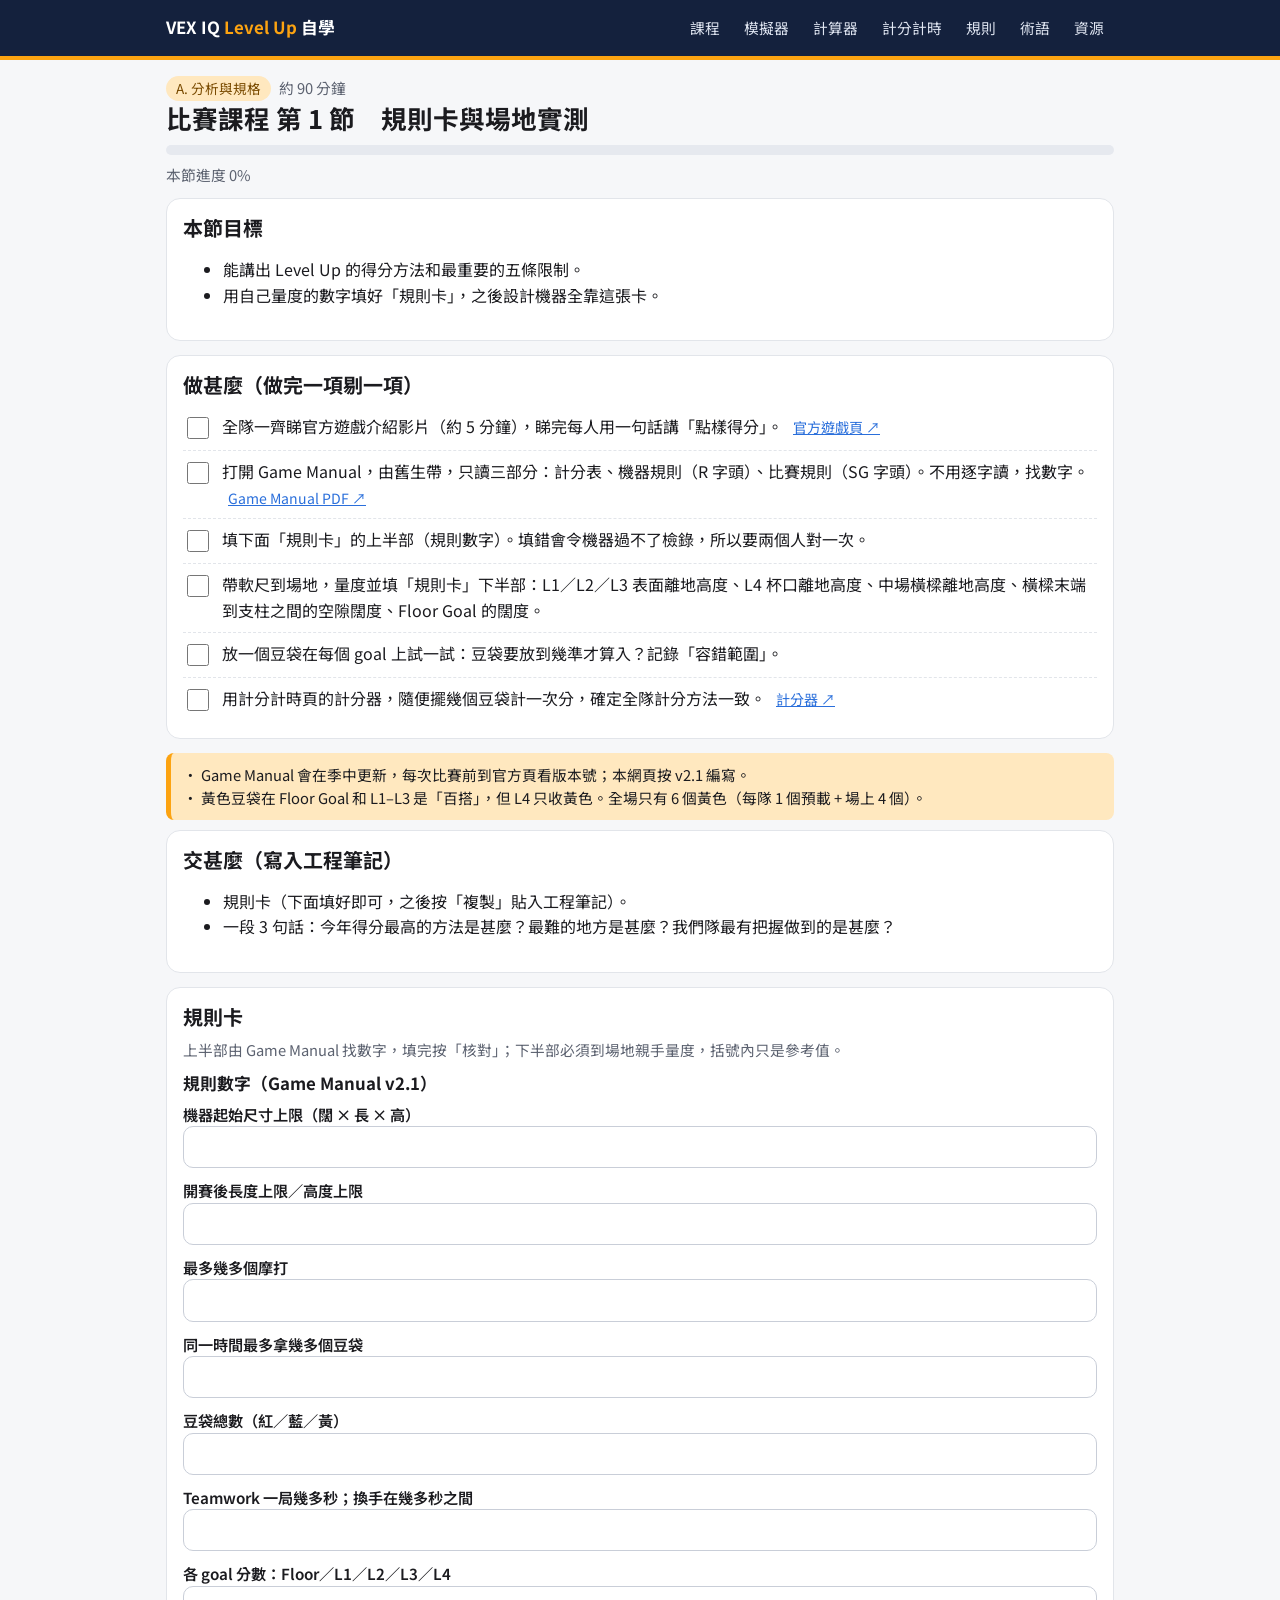
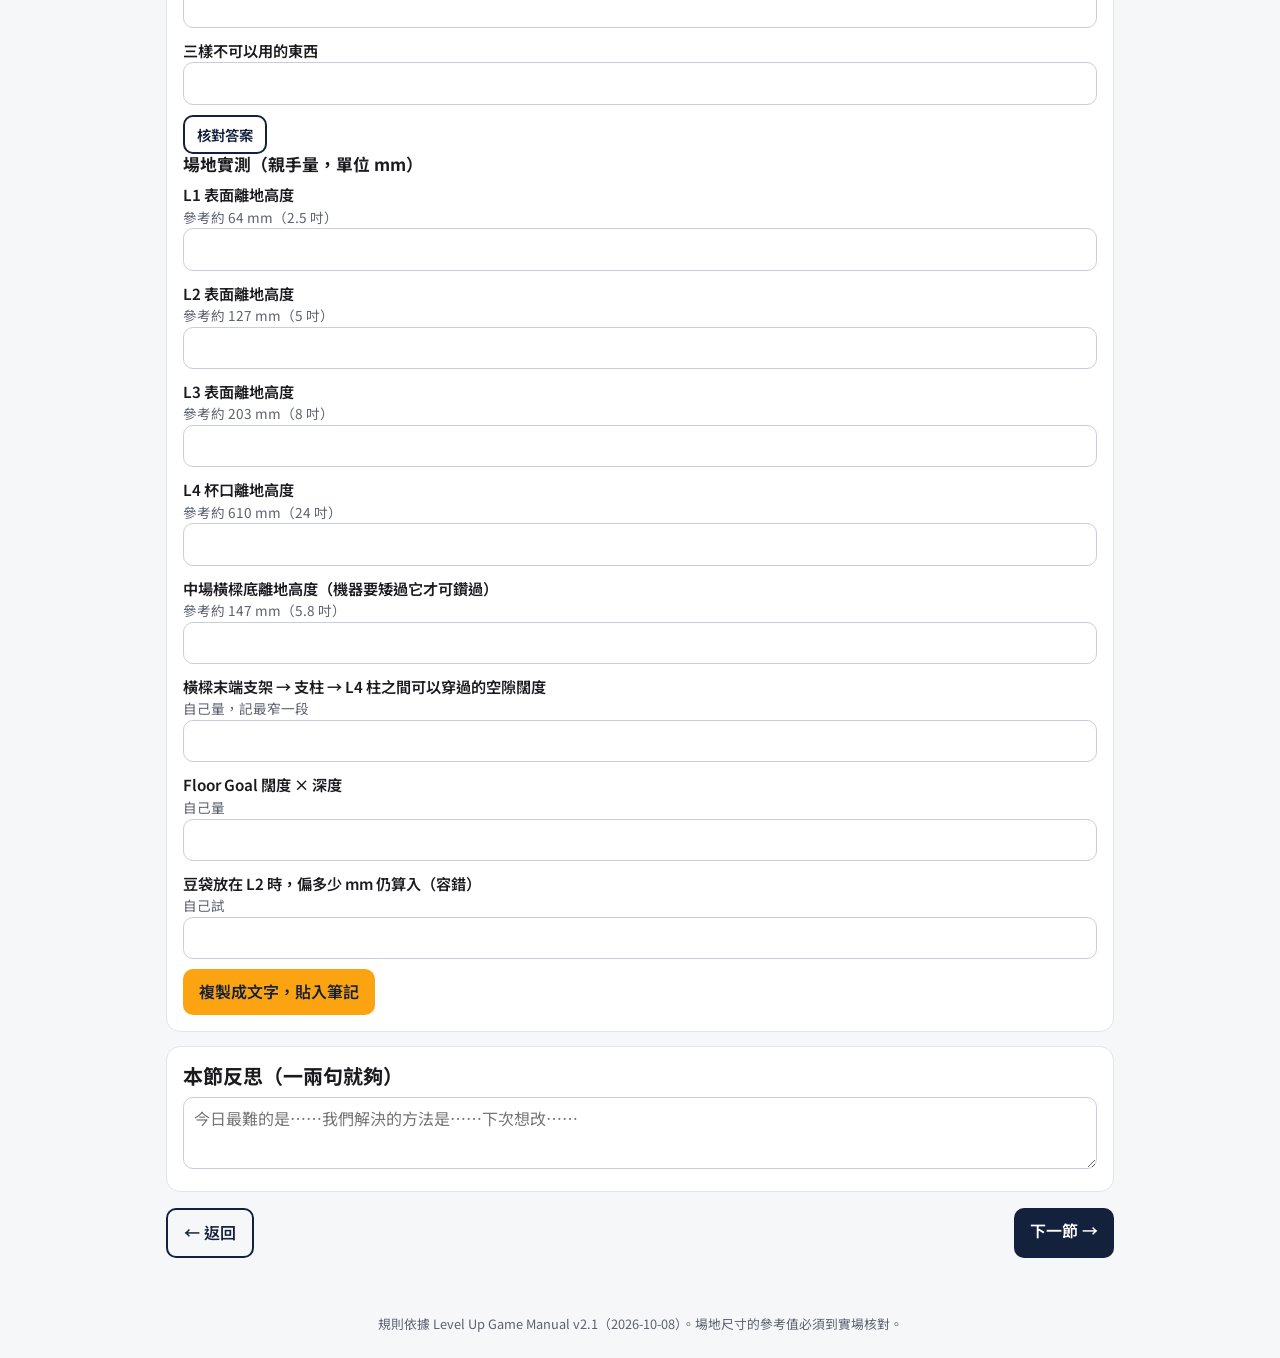
<file: lesson.html>
<!DOCTYPE html>
<html lang="zh-Hant">
<head>
<meta charset="utf-8">
<meta name="viewport" content="width=device-width, initial-scale=1">
<title>課堂 · VEX IQ Level Up 自學</title>
<link rel="preconnect" href="https://fonts.googleapis.com">
<link href="https://fonts.googleapis.com/css2?family=Noto+Sans+TC:wght@400;600;800&display=swap" rel="stylesheet">
<link rel="stylesheet" href="assets/style.css">
</head>
<body>
<header id="topbar" class="topbar"></header>
<main id="page"></main>
<footer>規則依據 Level Up Game Manual v2.1（2026-10-08）。場地尺寸的參考值必須到實場核對。</footer>
<script src="assets/app.js"></script>
<script src="assets/lessons.js"></script>
<script src="assets/lessons-prep.js"></script>
<script src="assets/templates.js"></script>
<script>
(function () {
  var q = new URLSearchParams(location.search);
  var idParam = q.get('id') || q.get('n') || '1';
  var L = null;
  ALL_LESSONS.forEach(function (l) { if (String(l.id) === idParam) L = l; });
  if (!L) L = LESSONS[0];
  var n = L.id;
  var trackList = ALL_LESSONS.filter(function (l) { return l.track === L.track; });
  var idx = trackList.indexOf(L);
  var label = L.track === 'teacher' ? '老師 ' + (idx + 1) : '比賽課程 第 ' + n + ' 節';
  document.title = label + ' ' + L.title + ' · VEX IQ 自學';
  var S = VQ.store, esc = VQ.esc;
  var pfx = 'lesson' + n + '.';

  function li(arr) { return arr.map(function (x) { return '<li>' + esc(x) + '</li>'; }).join(''); }

  var html = '';
  html += '<div class="lesson-head"><span class="phase-tag">' + L.phase + '. ' + esc(L.phaseName) + '</span><span class="muted">' + esc(L.time) + '</span></div>';
  html += '<h1>' + label + '　' + esc(L.title) + '</h1>';
  html += '<div class="progress-bar"><div id="pbar"></div></div><p class="muted" id="ptext"></p>';

  html += '<section class="card"><h2>本節目標</h2><ul>' + li(L.goal) + '</ul></section>';

  html += '<section class="card"><h2>做甚麼（做完一項剔一項）</h2><ul class="clean" id="steps">';
  L.steps.forEach(function (s, i) {
    var done = S.get(pfx + 'step' + i, false);
    html += '<li class="check' + (done ? ' done' : '') + '"><input type="checkbox" id="st' + i + '" data-i="' + i + '"' + (done ? ' checked' : '') + '>' +
      '<label for="st' + i + '">' + esc(s.t) + (s.link ? ' <a class="step-link" href="' + esc(s.link.href) + '"' + (/^https?:/.test(s.link.href) ? ' target="_blank" rel="noopener"' : '') + '>' + esc(s.link.label) + ' ↗</a>' : '') + '</label></li>';
  });
  html += '</ul></section>';

  if (L.tips && L.tips.length) {
    html += '<section class="notice">' + L.tips.map(function (t) { return '<div>• ' + esc(t) + '</div>'; }).join('') + '</section>';
  }

  if (L.deliver && L.deliver.length) html += '<section class="card"><h2>交甚麼（寫入工程筆記）</h2><ul>' + li(L.deliver) + '</ul></section>';
  if (L.links && L.links.length) html += '<section class="card"><h2>延伸連結</h2><ul>' + L.links.map(function (k) { return '<li><a href="' + esc(k.href) + '" target="_blank" rel="noopener">' + esc(k.label) + ' ↗</a></li>'; }).join('') + '</ul></section>';

  if (L.template && TEMPLATES[L.template]) {
    html += '<section class="card" id="tpl"><h2>' + esc(TEMPLATES[L.template].title) + '</h2><p class="muted">' + esc(TEMPLATES[L.template].desc) + '</p>' +
      TEMPLATES.render(L.template, pfx + 'tpl.') + '<div class="btnrow"><button class="btn yellow" id="copy-tpl">複製成文字，貼入筆記</button></div></section>';
  }

  html += '<section class="card"><h2>本節反思（一兩句就夠）</h2><textarea id="reflect" placeholder="今日最難的是……我們解決的方法是……下次想改……">' + esc(S.get(pfx + 'reflect', '')) + '</textarea></section>';

  var home = L.track === 'teacher' ? 'teacher.html' : 'index.html';
  var prev = idx > 0 ? '<a class="btn ghost" href="lesson.html?id=' + trackList[idx - 1].id + '">← 上一節</a>' : '<a class="btn ghost" href="' + home + '">← 返回</a>';
  var next = idx < trackList.length - 1 ? '<a class="btn" href="lesson.html?id=' + trackList[idx + 1].id + '">下一節 →</a>' : '<a class="btn" href="' + home + '">返回 →</a>';
  html += '<div class="pager">' + prev + next + '</div>';

  document.getElementById('page').innerHTML = html;

  function updateProgress() {
    var pct = VQ.lessonProgress(L);
    document.getElementById('pbar').style.width = pct + '%';
    document.getElementById('ptext').textContent = pct === 100 ? '本節完成' : '本節進度 ' + pct + '%';
  }
  updateProgress();

  document.getElementById('steps').addEventListener('change', function (e) {
    if (e.target.type !== 'checkbox') return;
    var i = e.target.getAttribute('data-i');
    S.set(pfx + 'step' + i, e.target.checked);
    e.target.closest('li').classList.toggle('done', e.target.checked);
    updateProgress();
  });

  document.getElementById('reflect').addEventListener('input', function () { S.set(pfx + 'reflect', this.value); });

  if (L.template && TEMPLATES[L.template]) {
    TEMPLATES.bind(document.getElementById('tpl'), pfx + 'tpl.');
    document.getElementById('copy-tpl').addEventListener('click', function () {
      var text = label + ' ' + L.title + ' — ' + TEMPLATES[L.template].title + '\n' + TEMPLATES.toText(L.template, pfx + 'tpl.');
      var r = S.get(pfx + 'reflect', '');
      if (r) text += '\n反思：' + r;
      VQ.copyText(text, this);
    });
  }
})();
</script>
</body>
</html>
</file>
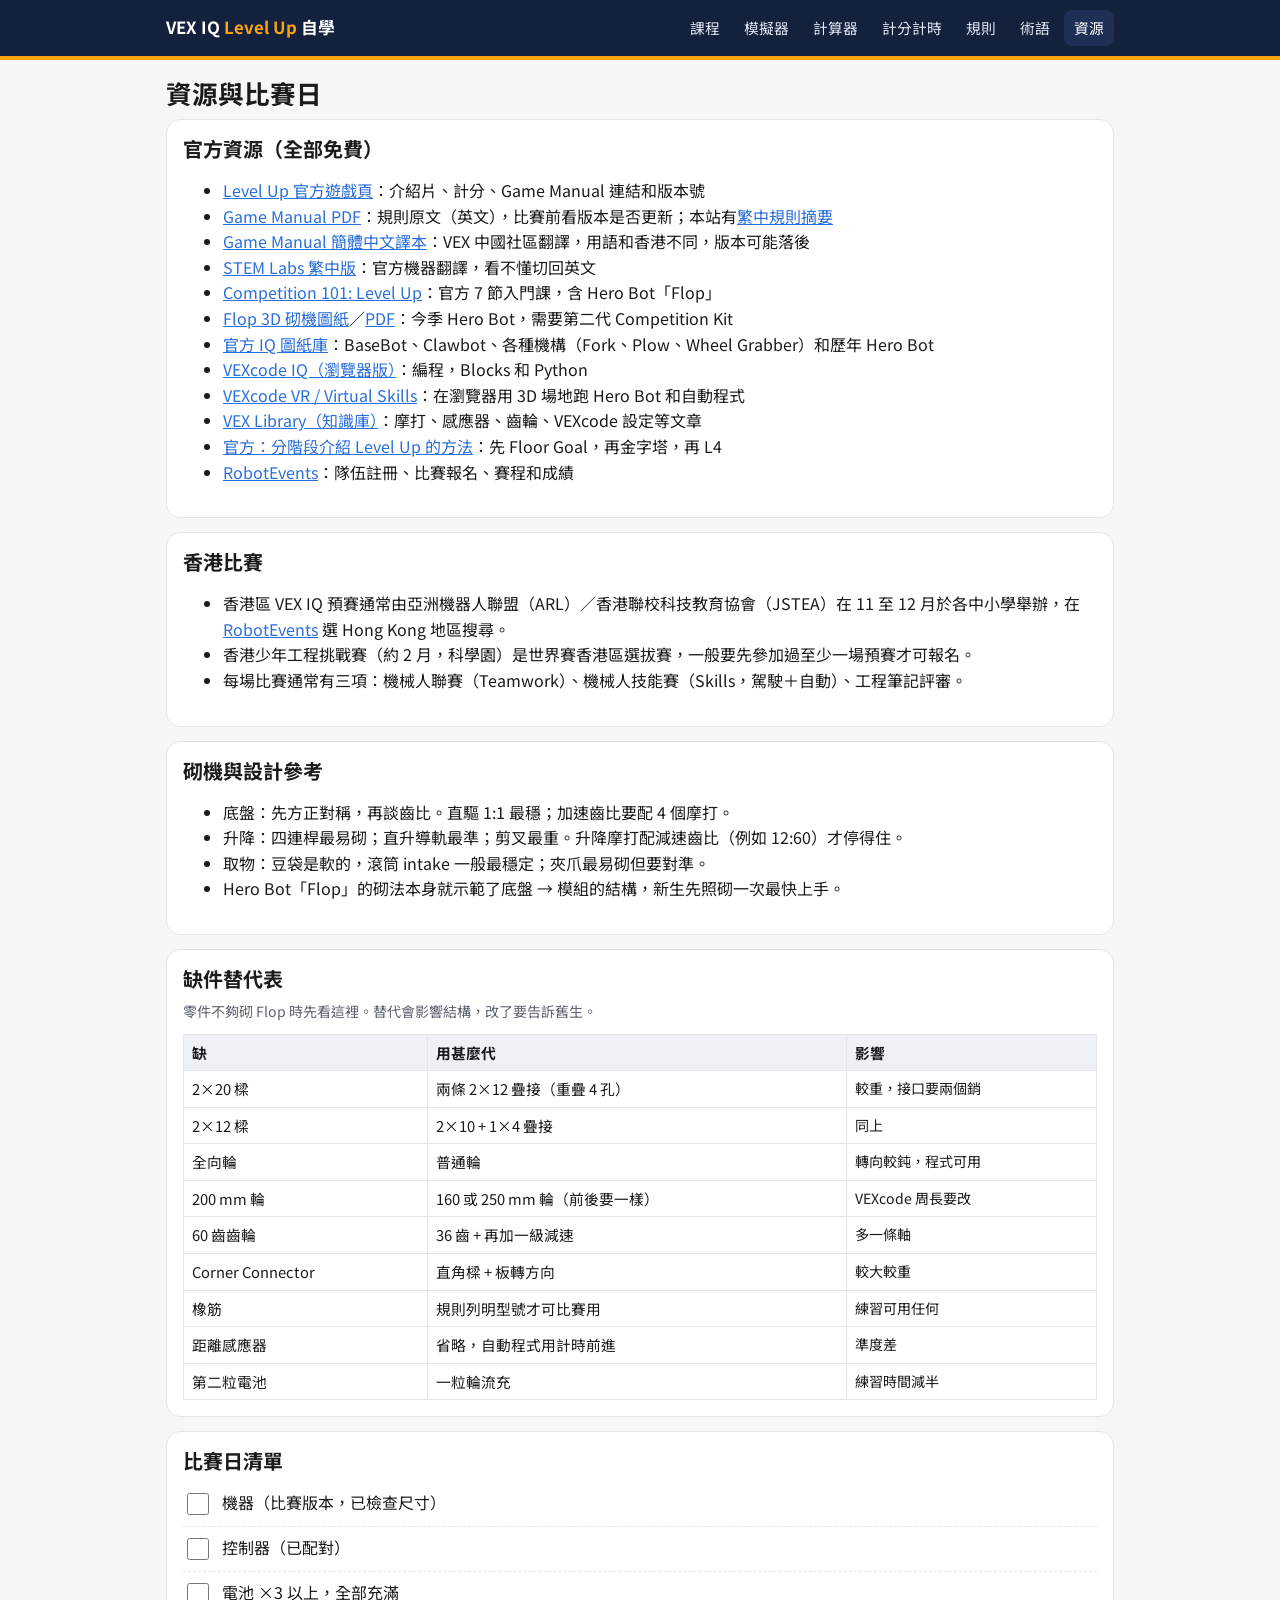
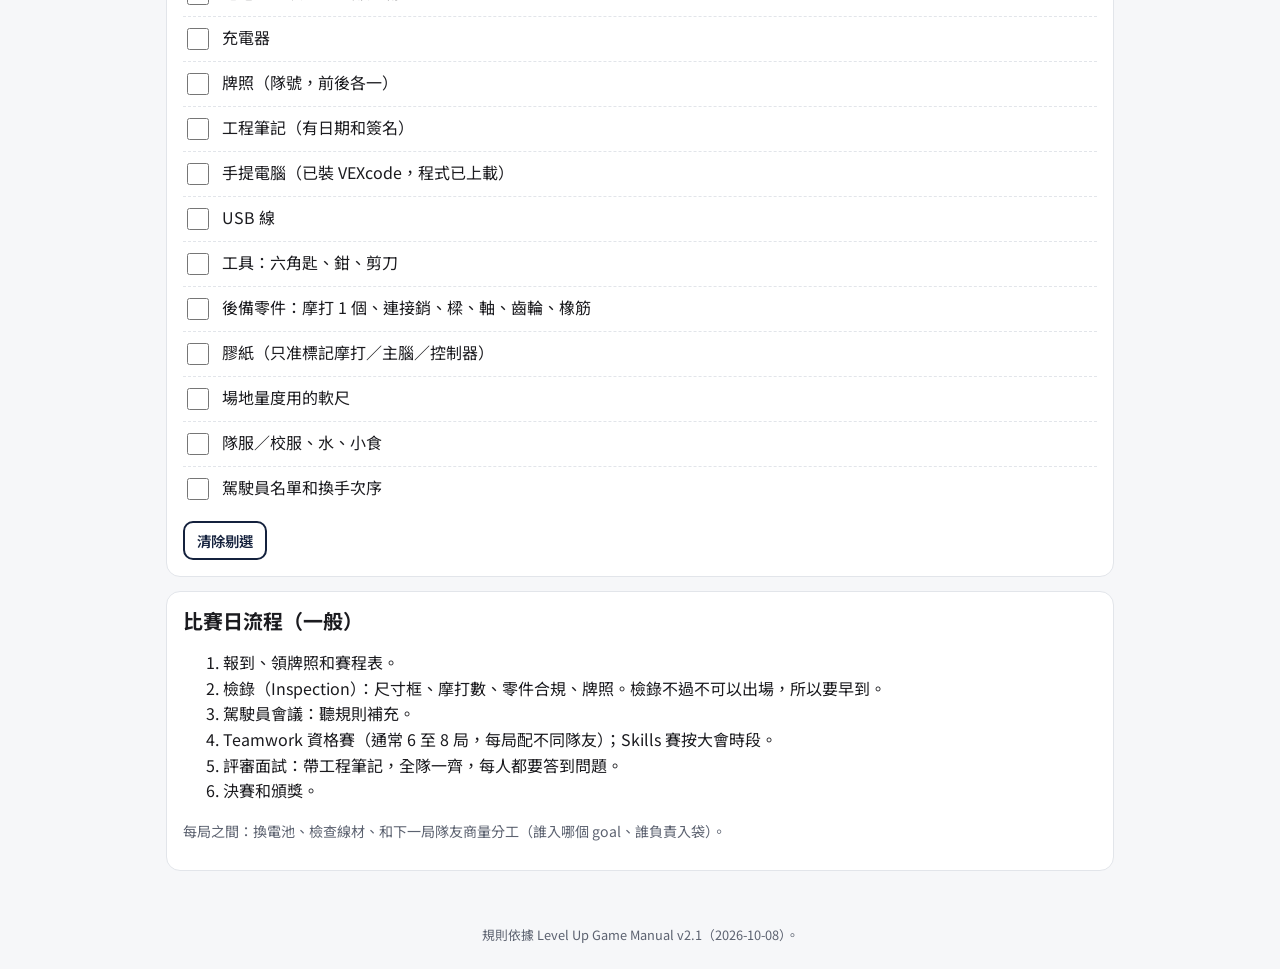
<file: resources.html>
<!DOCTYPE html>
<html lang="zh-Hant">
<head>
<meta charset="utf-8">
<meta name="viewport" content="width=device-width, initial-scale=1">
<title>資源與比賽日 · VEX IQ Level Up 自學</title>
<link rel="preconnect" href="https://fonts.googleapis.com">
<link href="https://fonts.googleapis.com/css2?family=Noto+Sans+TC:wght@400;600;800&display=swap" rel="stylesheet">
<link rel="stylesheet" href="assets/style.css">
</head>
<body>
<header id="topbar" class="topbar"></header>
<main>
  <h1>資源與比賽日</h1>

  <section class="card">
    <h2>官方資源（全部免費）</h2>
    <ul>
      <li><a href="https://www.vexrobotics.com/iq/competition/viqc-current-game" target="_blank" rel="noopener">Level Up 官方遊戲頁</a>：介紹片、計分、Game Manual 連結和版本號</li>
      <li><a href="https://link.vex.com/docs/26-27/viqrc/game-manual" target="_blank" rel="noopener">Game Manual PDF</a>：規則原文（英文），比賽前看版本是否更新；本站有<a href="rules.html">繁中規則摘要</a></li>
      <li><a href="https://vexrobot.cn/competitions/level-up" target="_blank" rel="noopener">Game Manual 簡體中文譯本</a>：VEX 中國社區翻譯，用語和香港不同，版本可能落後</li>
      <li><a href="https://education.vex.com/stemlabs/zh-hant/iq" target="_blank" rel="noopener">STEM Labs 繁中版</a>：官方機器翻譯，看不懂切回英文</li>
      <li><a href="https://education.vex.com/stemlabs/iq/competition-101-vex-iq-level-up" target="_blank" rel="noopener">Competition 101: Level Up</a>：官方 7 節入門課，含 Hero Bot「Flop」</li>
      <li><a href="https://instructions.online/?id=4063-2026-2027_viqrc_herobot_flop" target="_blank" rel="noopener">Flop 3D 砌機圖紙</a>／<a href="https://link.vex.com/docs/26-27/viqrc/hero-robot-instructions-pdf" target="_blank" rel="noopener">PDF</a>：今季 Hero Bot，需要第二代 Competition Kit</li>
      <li><a href="https://www.vexrobotics.com/iq/downloads/build-instructions" target="_blank" rel="noopener">官方 IQ 圖紙庫</a>：BaseBot、Clawbot、各種機構（Fork、Plow、Wheel Grabber）和歷年 Hero Bot</li>
      <li><a href="https://codeiq.vex.com/" target="_blank" rel="noopener">VEXcode IQ（瀏覽器版）</a>：編程，Blocks 和 Python</li>
      <li><a href="https://vr.vex.com/" target="_blank" rel="noopener">VEXcode VR / Virtual Skills</a>：在瀏覽器用 3D 場地跑 Hero Bot 和自動程式</li>
      <li><a href="https://kb.vex.com/" target="_blank" rel="noopener">VEX Library（知識庫）</a>：摩打、感應器、齒輪、VEXcode 設定等文章</li>
      <li><a href="https://kb.vex.com/hc/en-us/articles/39835904038804-Strategies-for-Introducing-a-VEX-IQ-Robotics-Competition-Game" target="_blank" rel="noopener">官方：分階段介紹 Level Up 的方法</a>：先 Floor Goal，再金字塔，再 L4</li>
      <li><a href="https://www.robotevents.com/" target="_blank" rel="noopener">RobotEvents</a>：隊伍註冊、比賽報名、賽程和成績</li>
    </ul>
  </section>

  <section class="card">
    <h2>香港比賽</h2>
    <ul>
      <li>香港區 VEX IQ 預賽通常由亞洲機器人聯盟（ARL）／香港聯校科技教育協會（JSTEA）在 11 至 12 月於各中小學舉辦，在 <a href="https://www.robotevents.com/" target="_blank" rel="noopener">RobotEvents</a> 選 Hong Kong 地區搜尋。</li>
      <li>香港少年工程挑戰賽（約 2 月，科學園）是世界賽香港區選拔賽，一般要先參加過至少一場預賽才可報名。</li>
      <li>每場比賽通常有三項：機械人聯賽（Teamwork）、機械人技能賽（Skills，駕駛＋自動）、工程筆記評審。</li>
    </ul>
  </section>

  <section class="card">
    <h2>砌機與設計參考</h2>
    <ul>
      <li>底盤：先方正對稱，再談齒比。直驅 1:1 最穩；加速齒比要配 4 個摩打。</li>
      <li>升降：四連桿最易砌；直升導軌最準；剪叉最重。升降摩打配減速齒比（例如 12:60）才停得住。</li>
      <li>取物：豆袋是軟的，滾筒 intake 一般最穩定；夾爪最易砌但要對準。</li>
      <li>Hero Bot「Flop」的砌法本身就示範了底盤 → 模組的結構，新生先照砌一次最快上手。</li>
    </ul>
  </section>

  <section class="card" id="subs">
    <h2>缺件替代表</h2>
    <p class="small muted">零件不夠砌 Flop 時先看這裡。替代會影響結構，改了要告訴舊生。</p>
    <div class="table-scroll"><table><thead><tr><th>缺</th><th>用甚麼代</th><th>影響</th></tr></thead><tbody id="subs-rows"></tbody></table></div>
  </section>

  <section class="card" id="matchday">
    <h2>比賽日清單</h2>
    <ul class="clean" id="md-list"></ul>
    <div class="btnrow"><button class="btn sm ghost" id="md-reset">清除剔選</button></div>
  </section>

  <section class="card">
    <h2>比賽日流程（一般）</h2>
    <ol>
      <li>報到、領牌照和賽程表。</li>
      <li>檢錄（Inspection）：尺寸框、摩打數、零件合規、牌照。檢錄不過不可以出場，所以要早到。</li>
      <li>駕駛員會議：聽規則補充。</li>
      <li>Teamwork 資格賽（通常 6 至 8 局，每局配不同隊友）；Skills 賽按大會時段。</li>
      <li>評審面試：帶工程筆記，全隊一齊，每人都要答到問題。</li>
      <li>決賽和頒獎。</li>
    </ol>
    <p class="small muted">每局之間：換電池、檢查線材、和下一局隊友商量分工（誰入哪個 goal、誰負責入袋）。</p>
  </section>
</main>
<footer>規則依據 Level Up Game Manual v2.1（2026-10-08）。</footer>
<script src="assets/app.js"></script>
<script src="assets/guide-data.js"></script>
<script>
(function () {
  var items = ['機器（比賽版本，已檢查尺寸）', '控制器（已配對）', '電池 ×3 以上，全部充滿', '充電器', '牌照（隊號，前後各一）', '工程筆記（有日期和簽名）', '手提電腦（已裝 VEXcode，程式已上載）', 'USB 線', '工具：六角匙、鉗、剪刀', '後備零件：摩打 1 個、連接銷、樑、軸、齒輪、橡筋', '膠紙（只准標記摩打／主腦／控制器）', '場地量度用的軟尺', '隊服／校服、水、小食', '駕駛員名單和換手次序'];
  document.getElementById('subs-rows').innerHTML = SUBS.map(function (r) { return '<tr><td>' + VQ.esc(r[0]) + '</td><td>' + VQ.esc(r[1]) + '</td><td class="small">' + VQ.esc(r[2]) + '</td></tr>'; }).join('');
  var ul = document.getElementById('md-list');
  ul.innerHTML = items.map(function (t, i) {
    var d = VQ.store.get('matchday.' + i, false);
    return '<li class="check' + (d ? ' done' : '') + '"><input type="checkbox" id="md' + i + '" data-i="' + i + '"' + (d ? ' checked' : '') + '><label for="md' + i + '">' + VQ.esc(t) + '</label></li>';
  }).join('');
  ul.addEventListener('change', function (e) {
    if (e.target.type !== 'checkbox') return;
    VQ.store.set('matchday.' + e.target.getAttribute('data-i'), e.target.checked);
    e.target.closest('li').classList.toggle('done', e.target.checked);
  });
  document.getElementById('md-reset').addEventListener('click', function () {
    items.forEach(function (_, i) { VQ.store.set('matchday.' + i, false); });
    ul.querySelectorAll('input').forEach(function (c) { c.checked = false; c.closest('li').classList.remove('done'); });
  });
})();
</script>
</body>
</html>
</file>
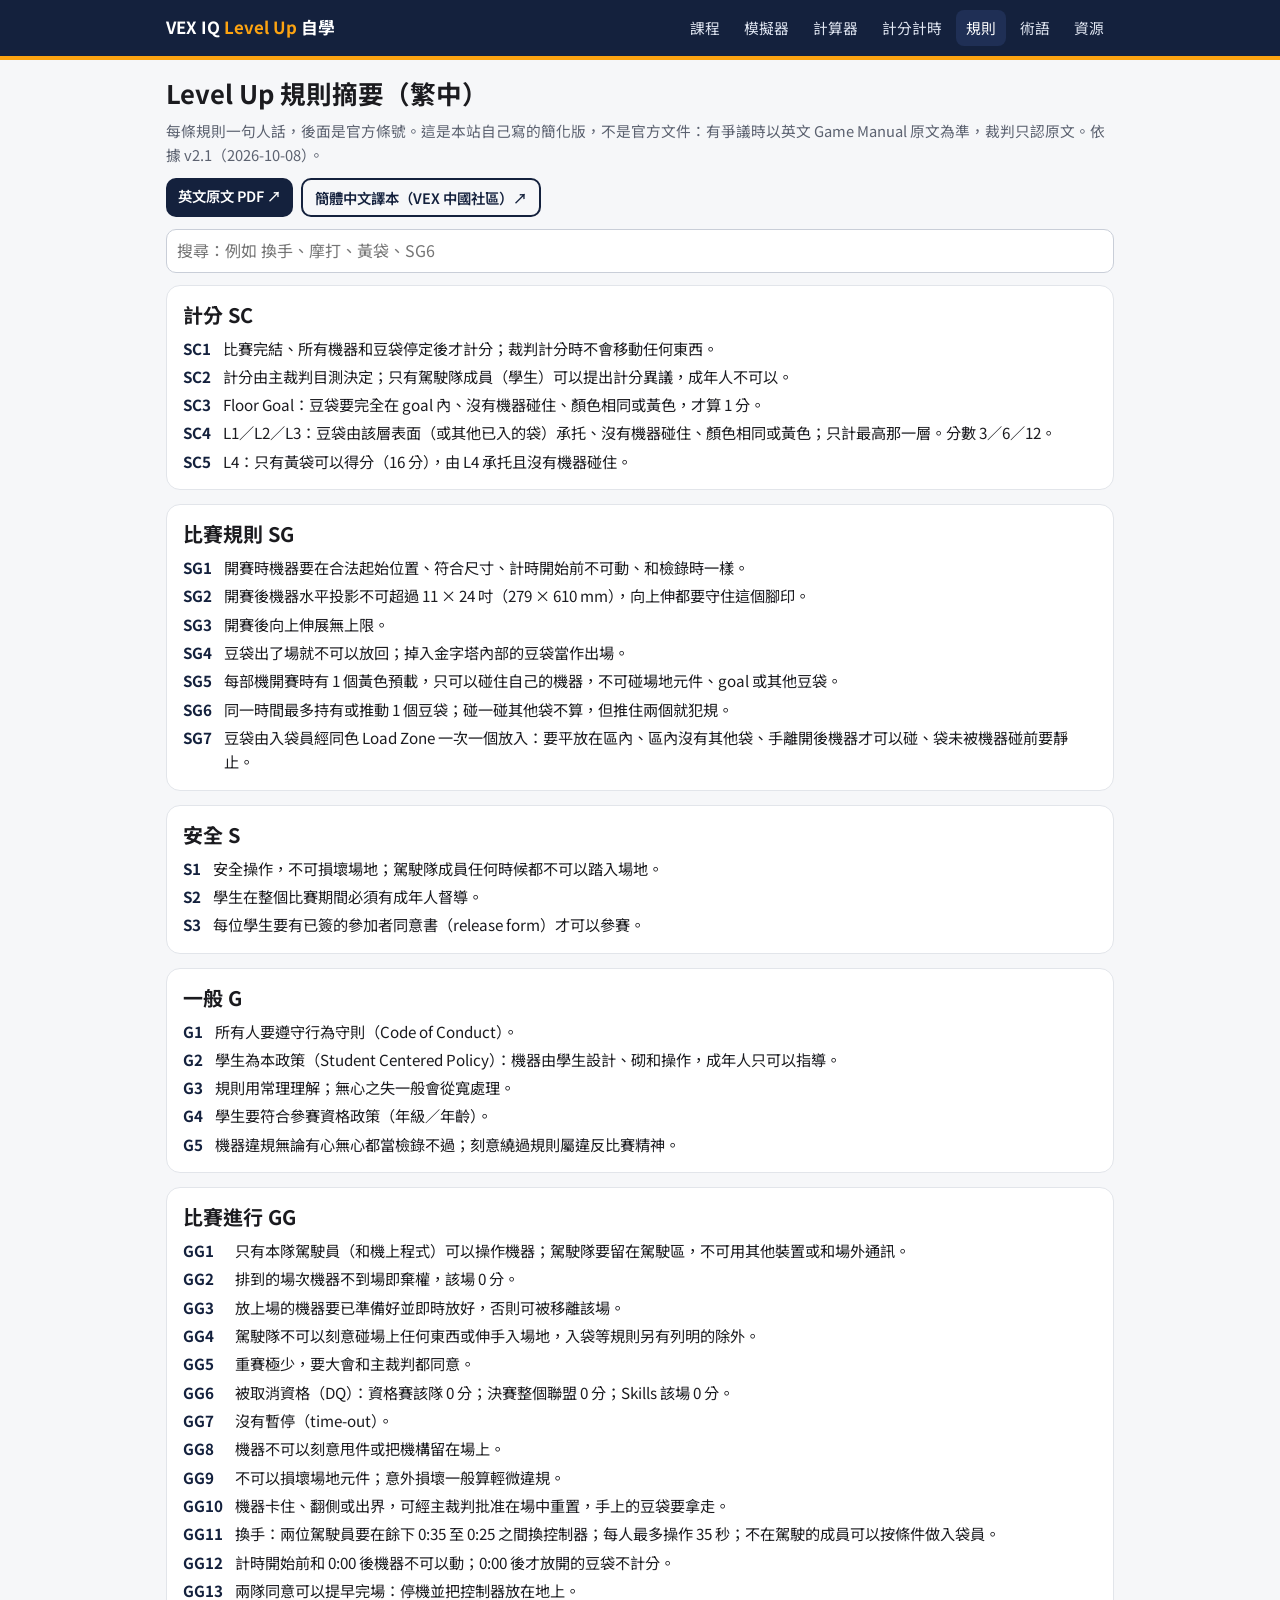
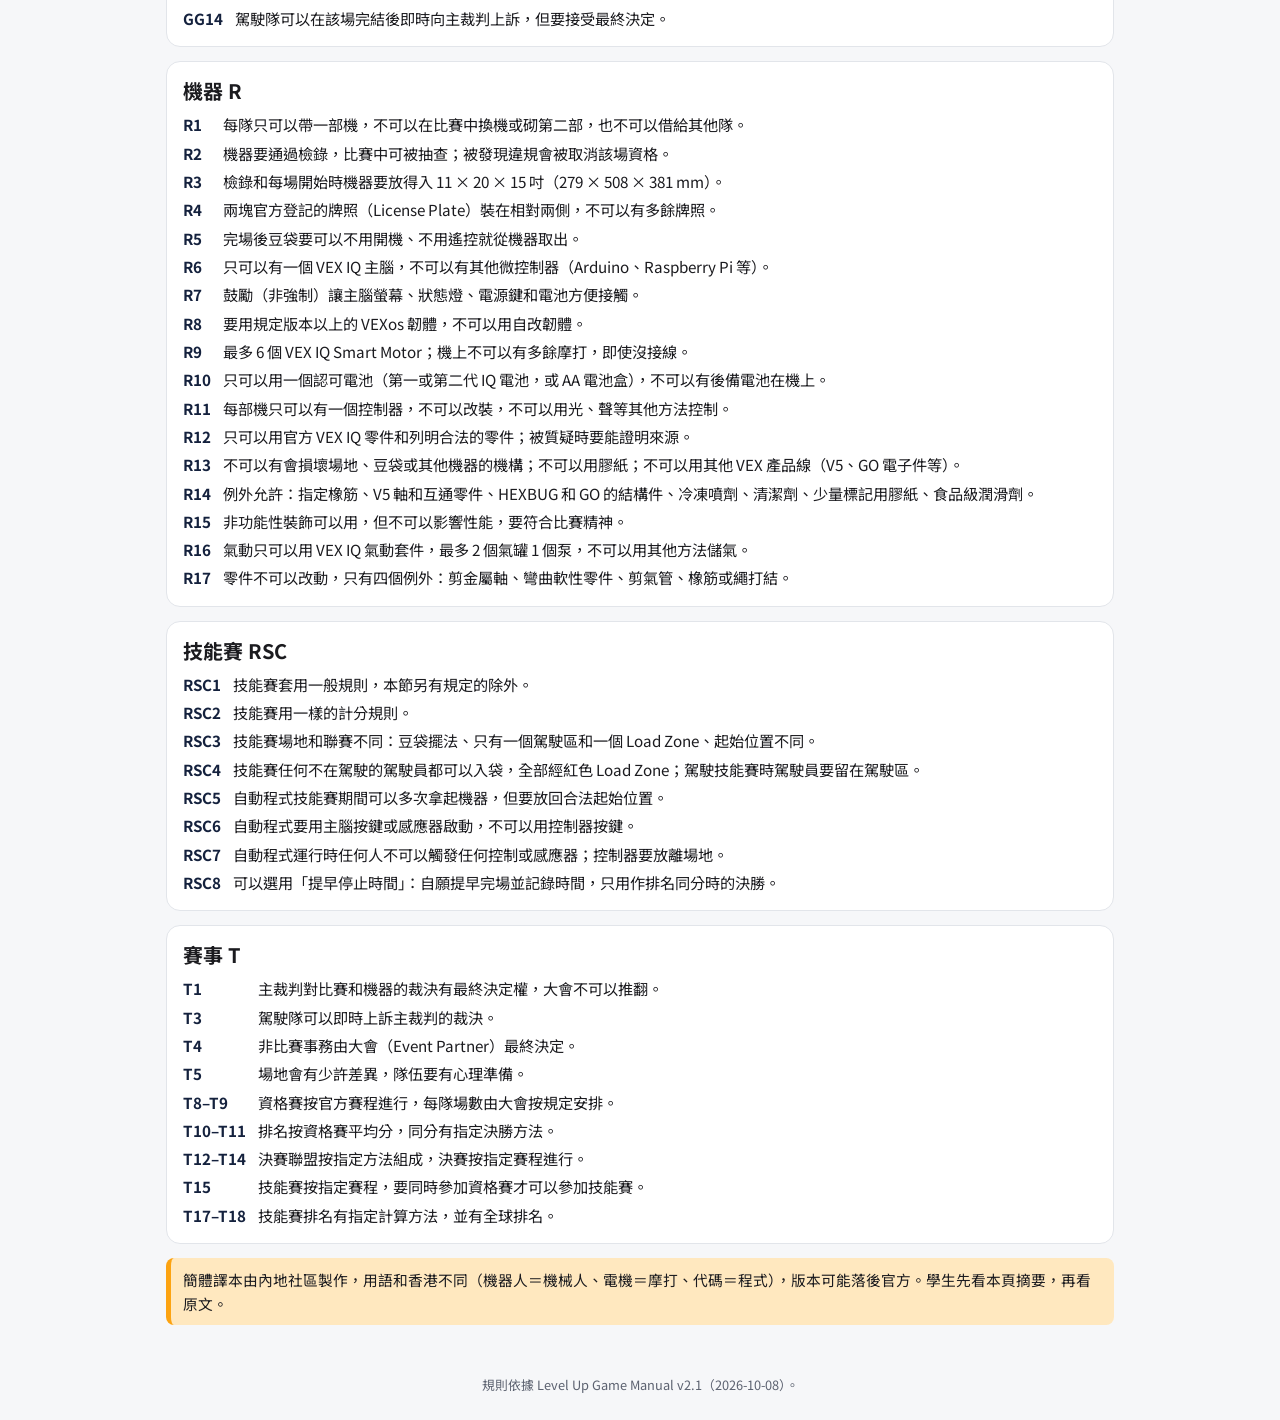
<file: rules.html>
<!DOCTYPE html>
<html lang="zh-Hant">
<head>
<meta charset="utf-8">
<meta name="viewport" content="width=device-width, initial-scale=1">
<title>規則摘要 · VEX IQ Level Up 自學</title>
<link rel="preconnect" href="https://fonts.googleapis.com">
<link href="https://fonts.googleapis.com/css2?family=Noto+Sans+TC:wght@400;600;800&display=swap" rel="stylesheet">
<link rel="stylesheet" href="assets/style.css">
</head>
<body>
<header id="topbar" class="topbar"></header>
<main>
  <h1>Level Up 規則摘要（繁中）</h1>
  <p class="muted">每條規則一句人話，後面是官方條號。這是本站自己寫的簡化版，不是官方文件：有爭議時以英文 Game Manual 原文為準，裁判只認原文。依據 v2.1（2026-10-08）。</p>
  <div class="btnrow">
    <a class="btn sm" href="https://link.vex.com/docs/26-27/viqrc/game-manual" target="_blank" rel="noopener">英文原文 PDF ↗</a>
    <a class="btn sm ghost" href="https://vexrobot.cn/competitions/level-up" target="_blank" rel="noopener">簡體中文譯本（VEX 中國社區）↗</a>
  </div>
  <input type="text" id="q" placeholder="搜尋：例如 換手、摩打、黃袋、SG6" style="margin:12px 0">
  <div id="rules"></div>
  <section class="notice">簡體譯本由內地社區製作，用語和香港不同（機器人＝機械人、電機＝摩打、代碼＝程式），版本可能落後官方。學生先看本頁摘要，再看原文。</section>
</main>
<footer>規則依據 Level Up Game Manual v2.1（2026-10-08）。</footer>
<script src="assets/app.js"></script>
<script>
(function () {
  var R = [
    ['計分 SC', [
      ['SC1', '比賽完結、所有機器和豆袋停定後才計分；裁判計分時不會移動任何東西。'],
      ['SC2', '計分由主裁判目測決定；只有駕駛隊成員（學生）可以提出計分異議，成年人不可以。'],
      ['SC3', 'Floor Goal：豆袋要完全在 goal 內、沒有機器碰住、顏色相同或黃色，才算 1 分。'],
      ['SC4', 'L1／L2／L3：豆袋由該層表面（或其他已入的袋）承托、沒有機器碰住、顏色相同或黃色；只計最高那一層。分數 3／6／12。'],
      ['SC5', 'L4：只有黃袋可以得分（16 分），由 L4 承托且沒有機器碰住。']
    ]],
    ['比賽規則 SG', [
      ['SG1', '開賽時機器要在合法起始位置、符合尺寸、計時開始前不可動、和檢錄時一樣。'],
      ['SG2', '開賽後機器水平投影不可超過 11 × 24 吋（279 × 610 mm），向上伸都要守住這個腳印。'],
      ['SG3', '開賽後向上伸展無上限。'],
      ['SG4', '豆袋出了場就不可以放回；掉入金字塔內部的豆袋當作出場。'],
      ['SG5', '每部機開賽時有 1 個黃色預載，只可以碰住自己的機器，不可碰場地元件、goal 或其他豆袋。'],
      ['SG6', '同一時間最多持有或推動 1 個豆袋；碰一碰其他袋不算，但推住兩個就犯規。'],
      ['SG7', '豆袋由入袋員經同色 Load Zone 一次一個放入：要平放在區內、區內沒有其他袋、手離開後機器才可以碰、袋未被機器碰前要靜止。']
    ]],
    ['安全 S', [
      ['S1', '安全操作，不可損壞場地；駕駛隊成員任何時候都不可以踏入場地。'],
      ['S2', '學生在整個比賽期間必須有成年人督導。'],
      ['S3', '每位學生要有已簽的參加者同意書（release form）才可以參賽。']
    ]],
    ['一般 G', [
      ['G1', '所有人要遵守行為守則（Code of Conduct）。'],
      ['G2', '學生為本政策（Student Centered Policy）：機器由學生設計、砌和操作，成年人只可以指導。'],
      ['G3', '規則用常理理解；無心之失一般會從寬處理。'],
      ['G4', '學生要符合參賽資格政策（年級／年齡）。'],
      ['G5', '機器違規無論有心無心都當檢錄不過；刻意繞過規則屬違反比賽精神。']
    ]],
    ['比賽進行 GG', [
      ['GG1', '只有本隊駕駛員（和機上程式）可以操作機器；駕駛隊要留在駕駛區，不可用其他裝置或和場外通訊。'],
      ['GG2', '排到的場次機器不到場即棄權，該場 0 分。'],
      ['GG3', '放上場的機器要已準備好並即時放好，否則可被移離該場。'],
      ['GG4', '駕駛隊不可以刻意碰場上任何東西或伸手入場地，入袋等規則另有列明的除外。'],
      ['GG5', '重賽極少，要大會和主裁判都同意。'],
      ['GG6', '被取消資格（DQ）：資格賽該隊 0 分；決賽整個聯盟 0 分；Skills 該場 0 分。'],
      ['GG7', '沒有暫停（time-out）。'],
      ['GG8', '機器不可以刻意甩件或把機構留在場上。'],
      ['GG9', '不可以損壞場地元件；意外損壞一般算輕微違規。'],
      ['GG10', '機器卡住、翻側或出界，可經主裁判批准在場中重置，手上的豆袋要拿走。'],
      ['GG11', '換手：兩位駕駛員要在餘下 0:35 至 0:25 之間換控制器；每人最多操作 35 秒；不在駕駛的成員可以按條件做入袋員。'],
      ['GG12', '計時開始前和 0:00 後機器不可以動；0:00 後才放開的豆袋不計分。'],
      ['GG13', '兩隊同意可以提早完場：停機並把控制器放在地上。'],
      ['GG14', '駕駛隊可以在該場完結後即時向主裁判上訴，但要接受最終決定。']
    ]],
    ['機器 R', [
      ['R1', '每隊只可以帶一部機，不可以在比賽中換機或砌第二部，也不可以借給其他隊。'],
      ['R2', '機器要通過檢錄，比賽中可被抽查；被發現違規會被取消該場資格。'],
      ['R3', '檢錄和每場開始時機器要放得入 11 × 20 × 15 吋（279 × 508 × 381 mm）。'],
      ['R4', '兩塊官方登記的牌照（License Plate）裝在相對兩側，不可以有多餘牌照。'],
      ['R5', '完場後豆袋要可以不用開機、不用遙控就從機器取出。'],
      ['R6', '只可以有一個 VEX IQ 主腦，不可以有其他微控制器（Arduino、Raspberry Pi 等）。'],
      ['R7', '鼓勵（非強制）讓主腦螢幕、狀態燈、電源鍵和電池方便接觸。'],
      ['R8', '要用規定版本以上的 VEXos 韌體，不可以用自改韌體。'],
      ['R9', '最多 6 個 VEX IQ Smart Motor；機上不可以有多餘摩打，即使沒接線。'],
      ['R10', '只可以用一個認可電池（第一或第二代 IQ 電池，或 AA 電池盒），不可以有後備電池在機上。'],
      ['R11', '每部機只可以有一個控制器，不可以改裝，不可以用光、聲等其他方法控制。'],
      ['R12', '只可以用官方 VEX IQ 零件和列明合法的零件；被質疑時要能證明來源。'],
      ['R13', '不可以有會損壞場地、豆袋或其他機器的機構；不可以用膠紙；不可以用其他 VEX 產品線（V5、GO 電子件等）。'],
      ['R14', '例外允許：指定橡筋、V5 軸和互通零件、HEXBUG 和 GO 的結構件、冷凍噴劑、清潔劑、少量標記用膠紙、食品級潤滑劑。'],
      ['R15', '非功能性裝飾可以用，但不可以影響性能，要符合比賽精神。'],
      ['R16', '氣動只可以用 VEX IQ 氣動套件，最多 2 個氣罐 1 個泵，不可以用其他方法儲氣。'],
      ['R17', '零件不可以改動，只有四個例外：剪金屬軸、彎曲軟性零件、剪氣管、橡筋或繩打結。']
    ]],
    ['技能賽 RSC', [
      ['RSC1', '技能賽套用一般規則，本節另有規定的除外。'],
      ['RSC2', '技能賽用一樣的計分規則。'],
      ['RSC3', '技能賽場地和聯賽不同：豆袋擺法、只有一個駕駛區和一個 Load Zone、起始位置不同。'],
      ['RSC4', '技能賽任何不在駕駛的駕駛員都可以入袋，全部經紅色 Load Zone；駕駛技能賽時駕駛員要留在駕駛區。'],
      ['RSC5', '自動程式技能賽期間可以多次拿起機器，但要放回合法起始位置。'],
      ['RSC6', '自動程式要用主腦按鍵或感應器啟動，不可以用控制器按鍵。'],
      ['RSC7', '自動程式運行時任何人不可以觸發任何控制或感應器；控制器要放離場地。'],
      ['RSC8', '可以選用「提早停止時間」：自願提早完場並記錄時間，只用作排名同分時的決勝。']
    ]],
    ['賽事 T', [
      ['T1', '主裁判對比賽和機器的裁決有最終決定權，大會不可以推翻。'],
      ['T3', '駕駛隊可以即時上訴主裁判的裁決。'],
      ['T4', '非比賽事務由大會（Event Partner）最終決定。'],
      ['T5', '場地會有少許差異，隊伍要有心理準備。'],
      ['T8–T9', '資格賽按官方賽程進行，每隊場數由大會按規定安排。'],
      ['T10–T11', '排名按資格賽平均分，同分有指定決勝方法。'],
      ['T12–T14', '決賽聯盟按指定方法組成，決賽按指定賽程進行。'],
      ['T15', '技能賽按指定賽程，要同時參加資格賽才可以參加技能賽。'],
      ['T17–T18', '技能賽排名有指定計算方法，並有全球排名。']
    ]]
  ];
  var el = document.getElementById('rules');
  function render(q) {
    q = (q || '').trim().toLowerCase();
    el.innerHTML = R.map(function (sec) {
      var rows = sec[1].filter(function (r) { return !q || (r[0] + ' ' + r[1]).toLowerCase().indexOf(q) >= 0; });
      if (!rows.length) return '';
      return '<section class="card"><h2>' + sec[0] + '</h2><div class="kv">' + rows.map(function (r) { return '<b>' + r[0] + '</b><span>' + r[1] + '</span>'; }).join('') + '</div></section>';
    }).join('') || '<p class="muted">找不到。試其他字眼或條號。</p>';
  }
  render('');
  document.getElementById('q').addEventListener('input', function () { render(this.value); });
})();
</script>
</body>
</html>
</file>
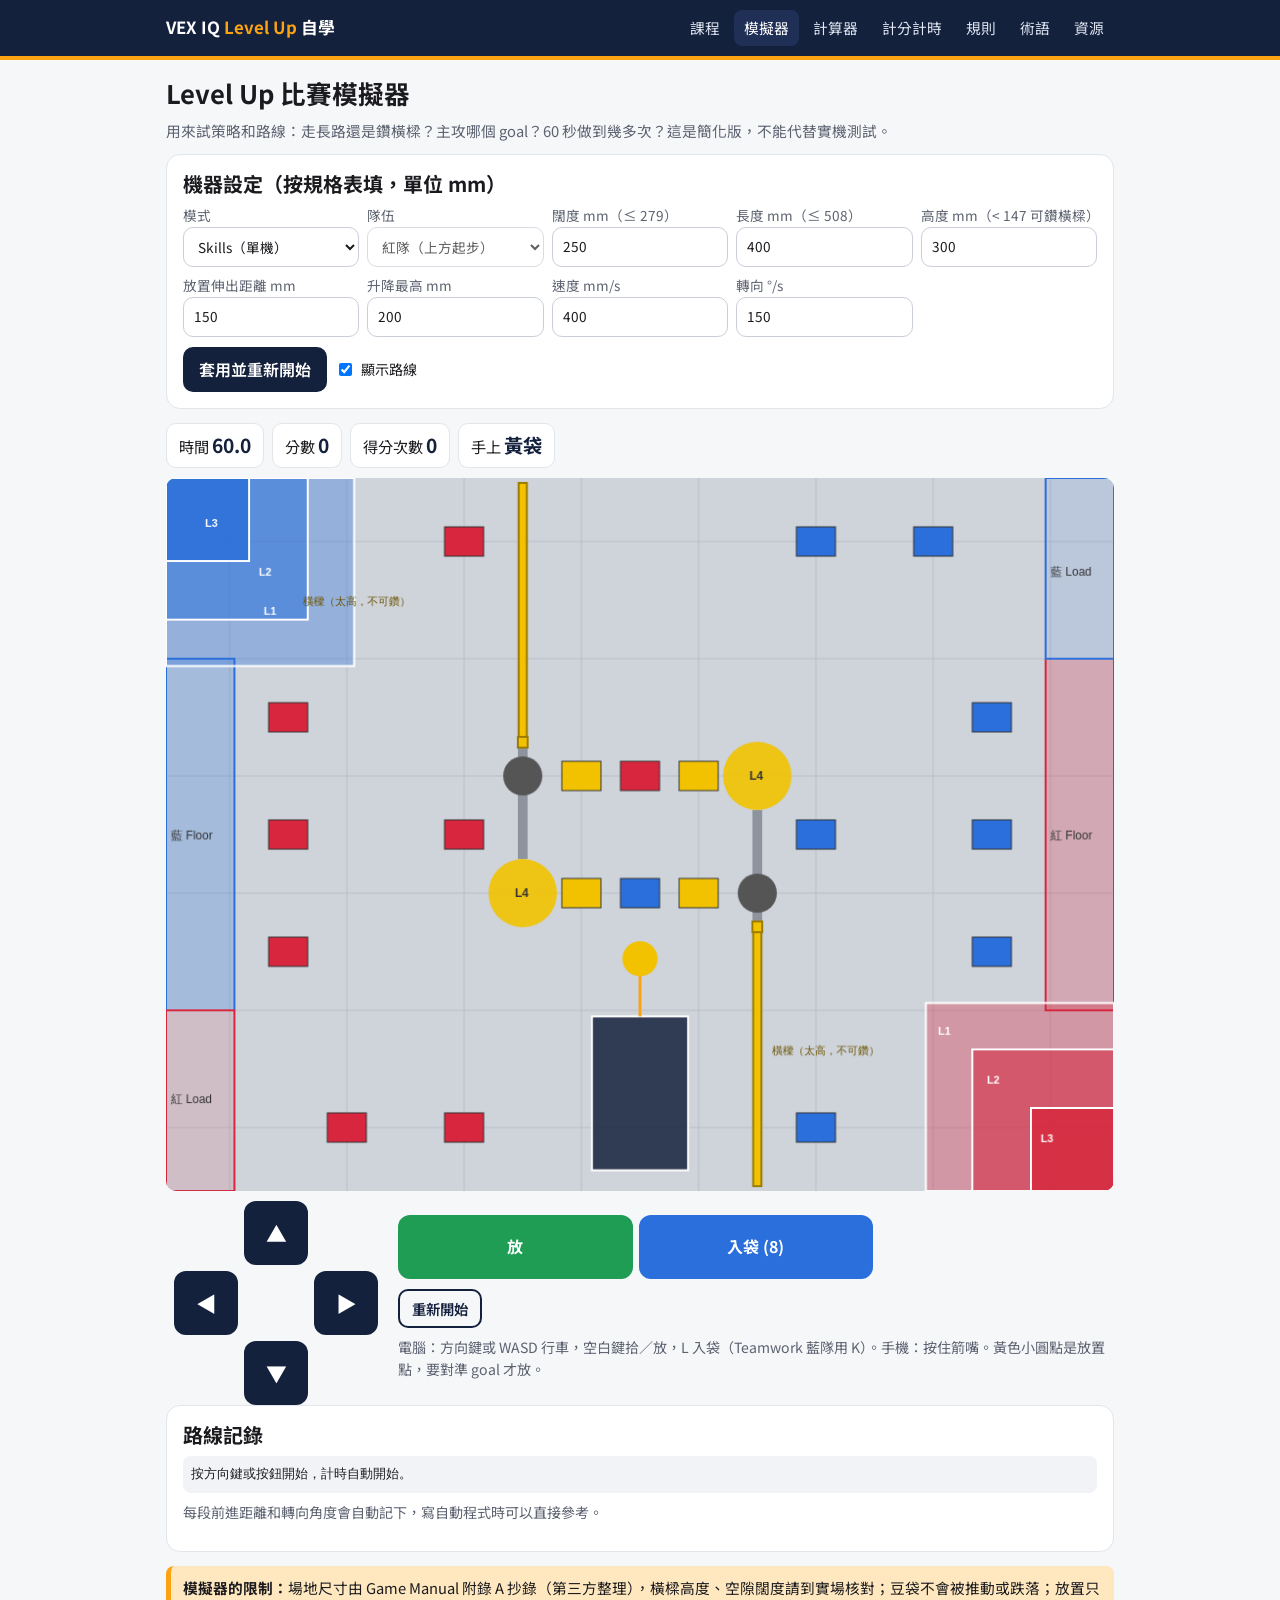
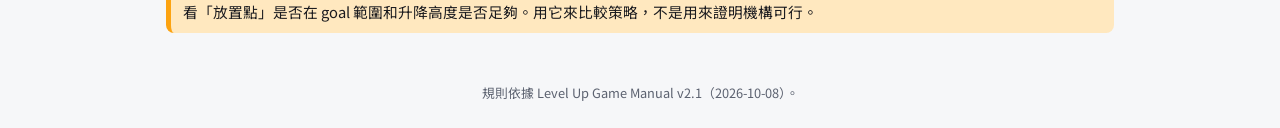
<file: sim.html>
<!DOCTYPE html>
<html lang="zh-Hant">
<head>
<meta charset="utf-8">
<meta name="viewport" content="width=device-width, initial-scale=1">
<title>比賽模擬器 · VEX IQ Level Up 自學</title>
<link rel="preconnect" href="https://fonts.googleapis.com">
<link href="https://fonts.googleapis.com/css2?family=Noto+Sans+TC:wght@400;600;800&display=swap" rel="stylesheet">
<link rel="stylesheet" href="assets/style.css">
</head>
<body>
<header id="topbar" class="topbar"></header>
<main>
  <h1>Level Up 比賽模擬器</h1>
  <p class="muted">用來試策略和路線：走長路還是鑽橫樑？主攻哪個 goal？60 秒做到幾多次？這是簡化版，不能代替實機測試。</p>

  <section class="card">
    <h2>機器設定（按規格表填，單位 mm）</h2>
    <div class="sim-config">
      <label>模式<select id="mode"><option value="skills">Skills（單機）</option><option value="teamwork">Teamwork</option></select></label>
      <label>隊伍<select id="team"><option value="red">紅隊（上方起步）</option><option value="blue">藍隊（下方起步）</option></select></label>
      <label>闊度 mm（≤ 279）<input type="number" id="cw" value="250"></label>
      <label>長度 mm（≤ 508）<input type="number" id="cl" value="400"></label>
      <label>高度 mm（< 147 可鑽橫樑）<input type="number" id="ch" value="300"></label>
      <label>放置伸出距離 mm<input type="number" id="creach" value="150"></label>
      <label>升降最高 mm<input type="number" id="clift" value="200"></label>
      <label>速度 mm/s<input type="number" id="cspeed" value="400"></label>
      <label>轉向 °/s<input type="number" id="cturn" value="150"></label>
    </div>
    <div class="btnrow">
      <button class="btn" id="btn-apply">套用並重新開始</button>
      <label class="small" style="display:flex;align-items:center;gap:6px"><input type="checkbox" id="show-path" checked> 顯示路線</label>
    </div>
  </section>

  <div class="sim-hud">
    <div class="box">時間 <b id="hud-time">60.0</b></div>
    <div class="box">分數 <b id="hud-score">0</b></div>
    <div class="box">得分次數 <b id="hud-cycles">0</b></div>
    <div class="box">手上 <b id="hud-bag">黃袋</b></div>
    <div class="box alert" id="hud-switch" style="display:none">換手！</div>
    <div class="box alert" id="hud-stall" style="display:none">卡住</div>
  </div>

  <div class="sim-wrap"><canvas id="field"></canvas></div>

  <div class="sim-controls">
    <div class="pad">
      <button class="blank" disabled></button><button data-k="f">▲</button><button class="blank" disabled></button>
      <button data-k="l">◀</button><button class="blank" disabled></button><button data-k="r">▶</button>
      <button class="blank" disabled></button><button data-k="b">▼</button><button class="blank" disabled></button>
    </div>
    <div>
      <div class="actions">
        <button class="pick" id="btn-pick">拾</button>
        <span id="loaders" style="display:contents"></span>
      </div>
      <div class="btnrow"><button class="btn ghost sm" id="btn-reset">重新開始</button></div>
      <p class="small muted" style="margin-top:8px">電腦：方向鍵或 WASD 行車，空白鍵拾／放，L 入袋（Teamwork 藍隊用 K）。手機：按住箭嘴。黃色小圓點是放置點，要對準 goal 才放。</p>
    </div>
  </div>

  <section class="card" id="summary" style="display:none"></section>

  <section class="card">
    <h2>路線記錄</h2>
    <div class="log" id="log"></div>
    <p class="small muted" style="margin-top:8px">每段前進距離和轉向角度會自動記下，寫自動程式時可以直接參考。</p>
  </section>

  <section class="notice">
    <b>模擬器的限制：</b>場地尺寸由 Game Manual 附錄 A 抄錄（第三方整理），橫樑高度、空隙闊度請到實場核對；豆袋不會被推動或跌落；放置只看「放置點」是否在 goal 範圍和升降高度是否足夠。用它來比較策略，不是用來證明機構可行。
  </section>
</main>
<footer>規則依據 Level Up Game Manual v2.1（2026-10-08）。</footer>
<script src="assets/app.js"></script>
<script src="assets/sim.js"></script>
</body>
</html>
</file>
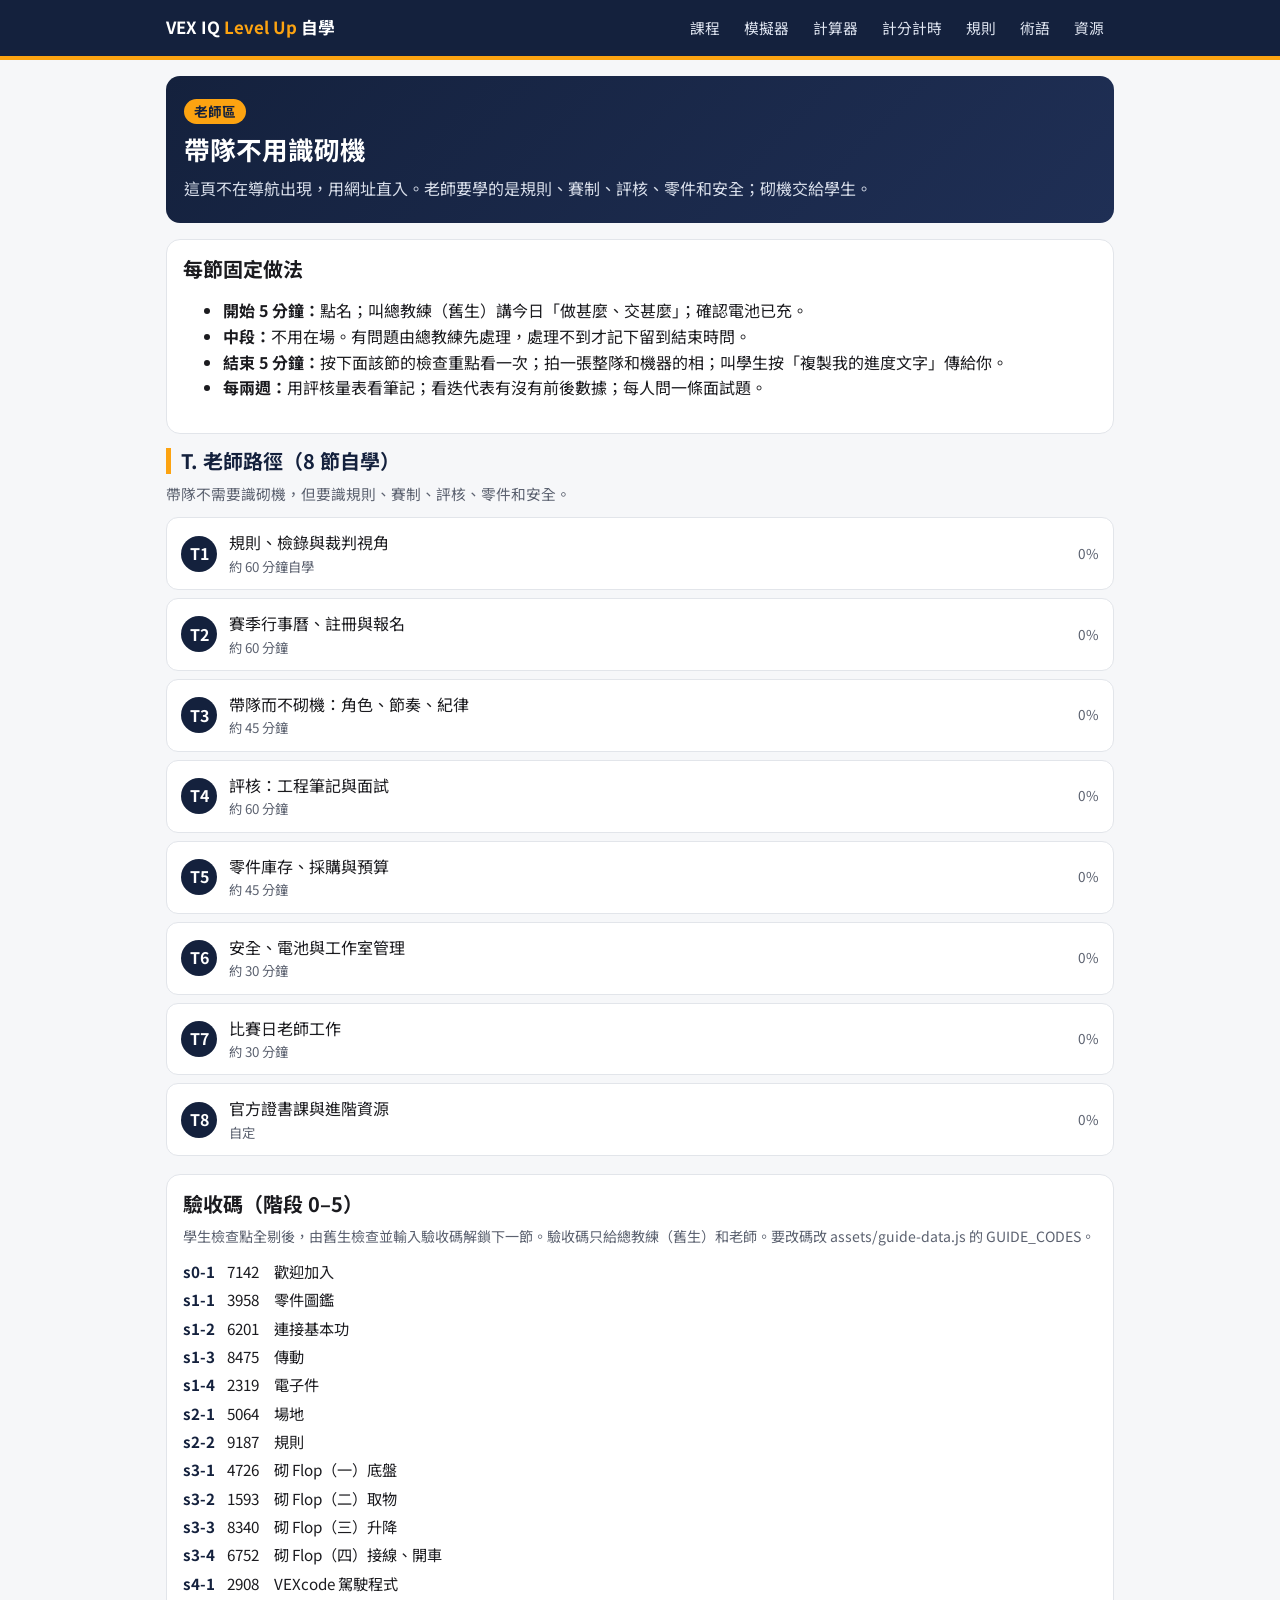
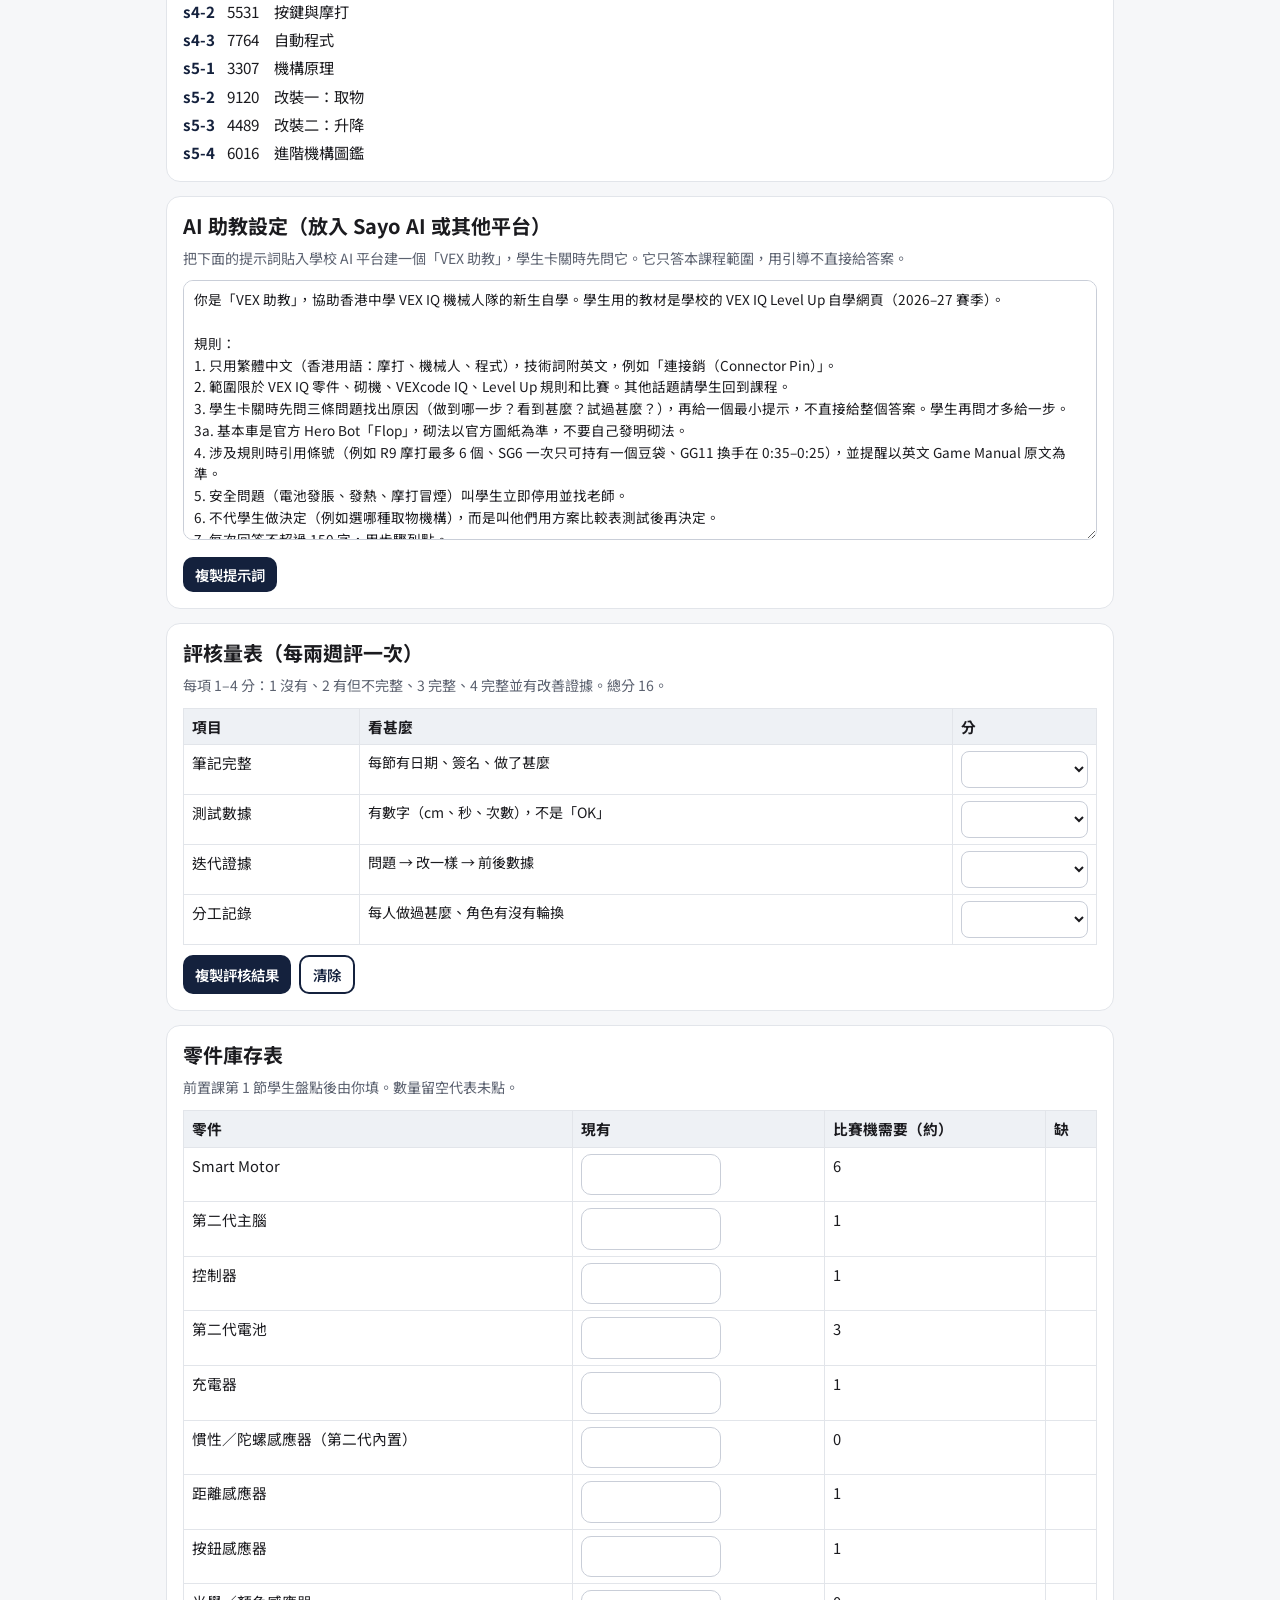
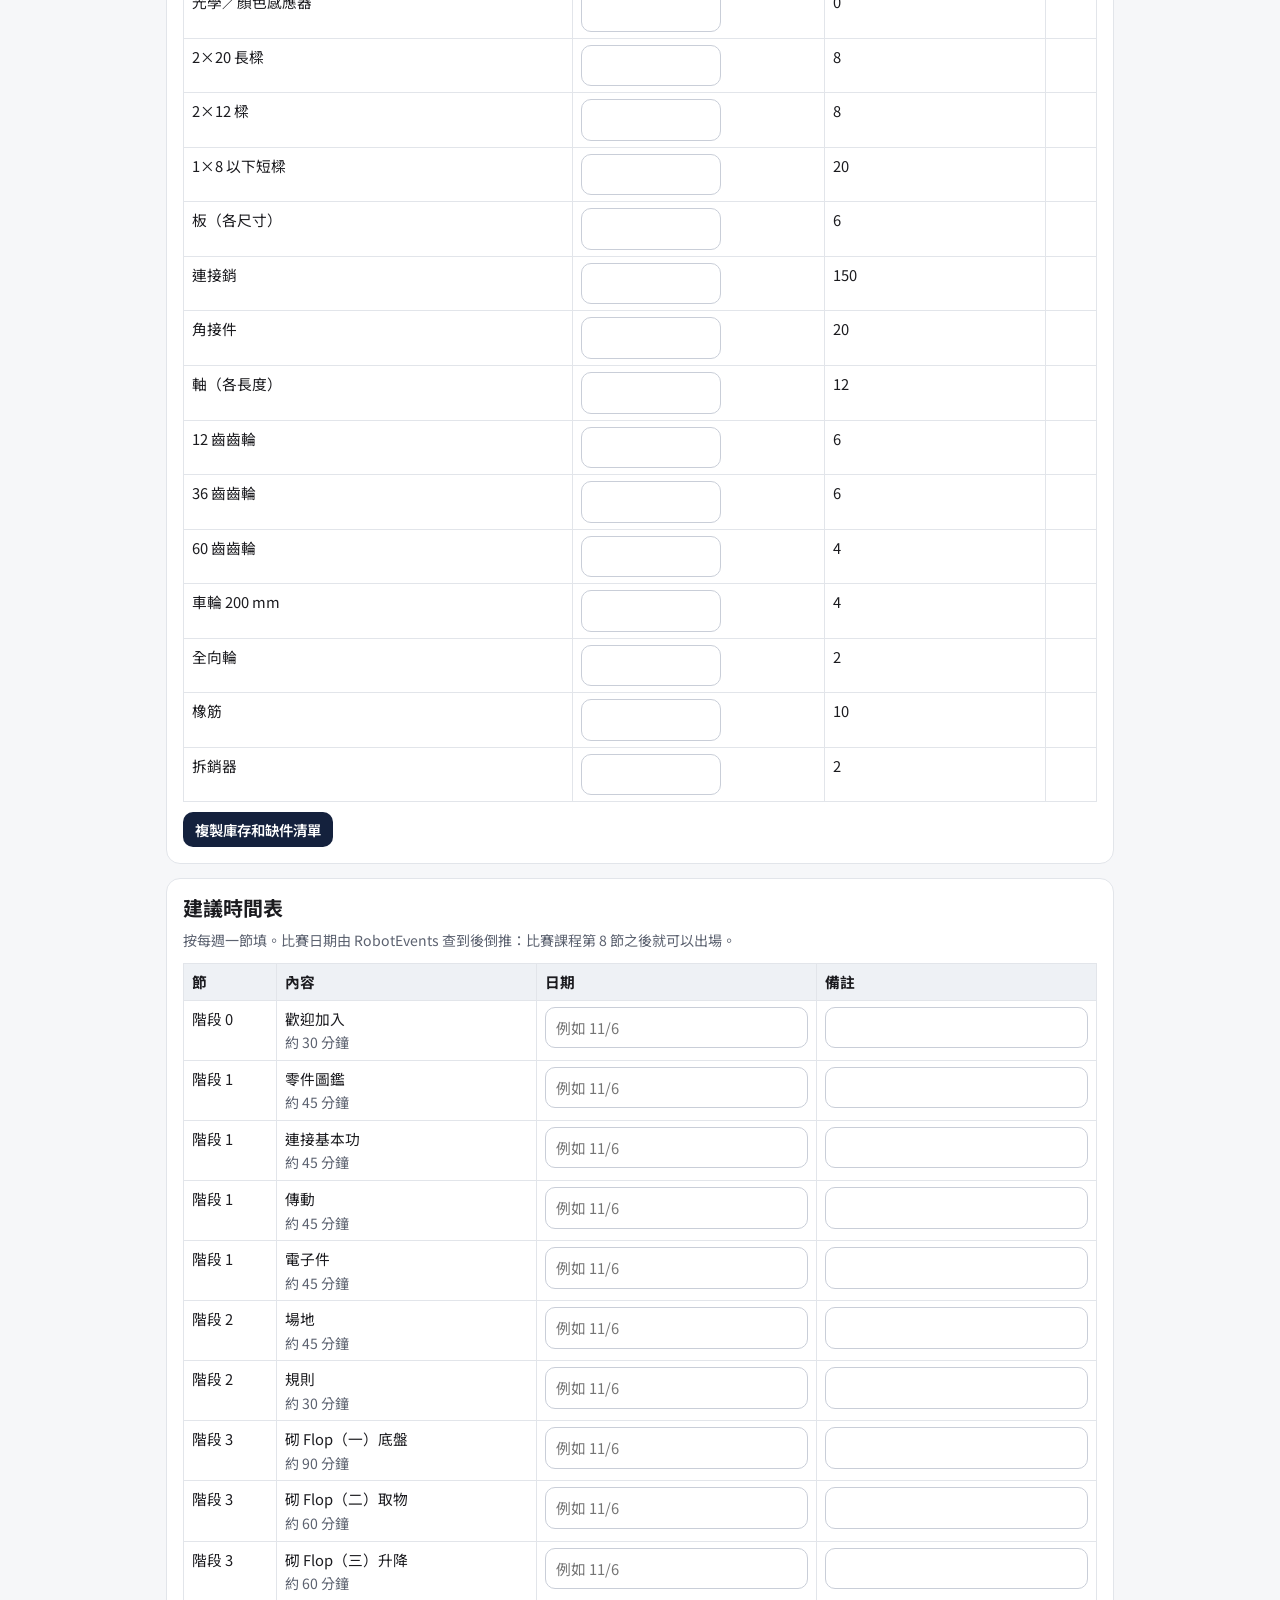
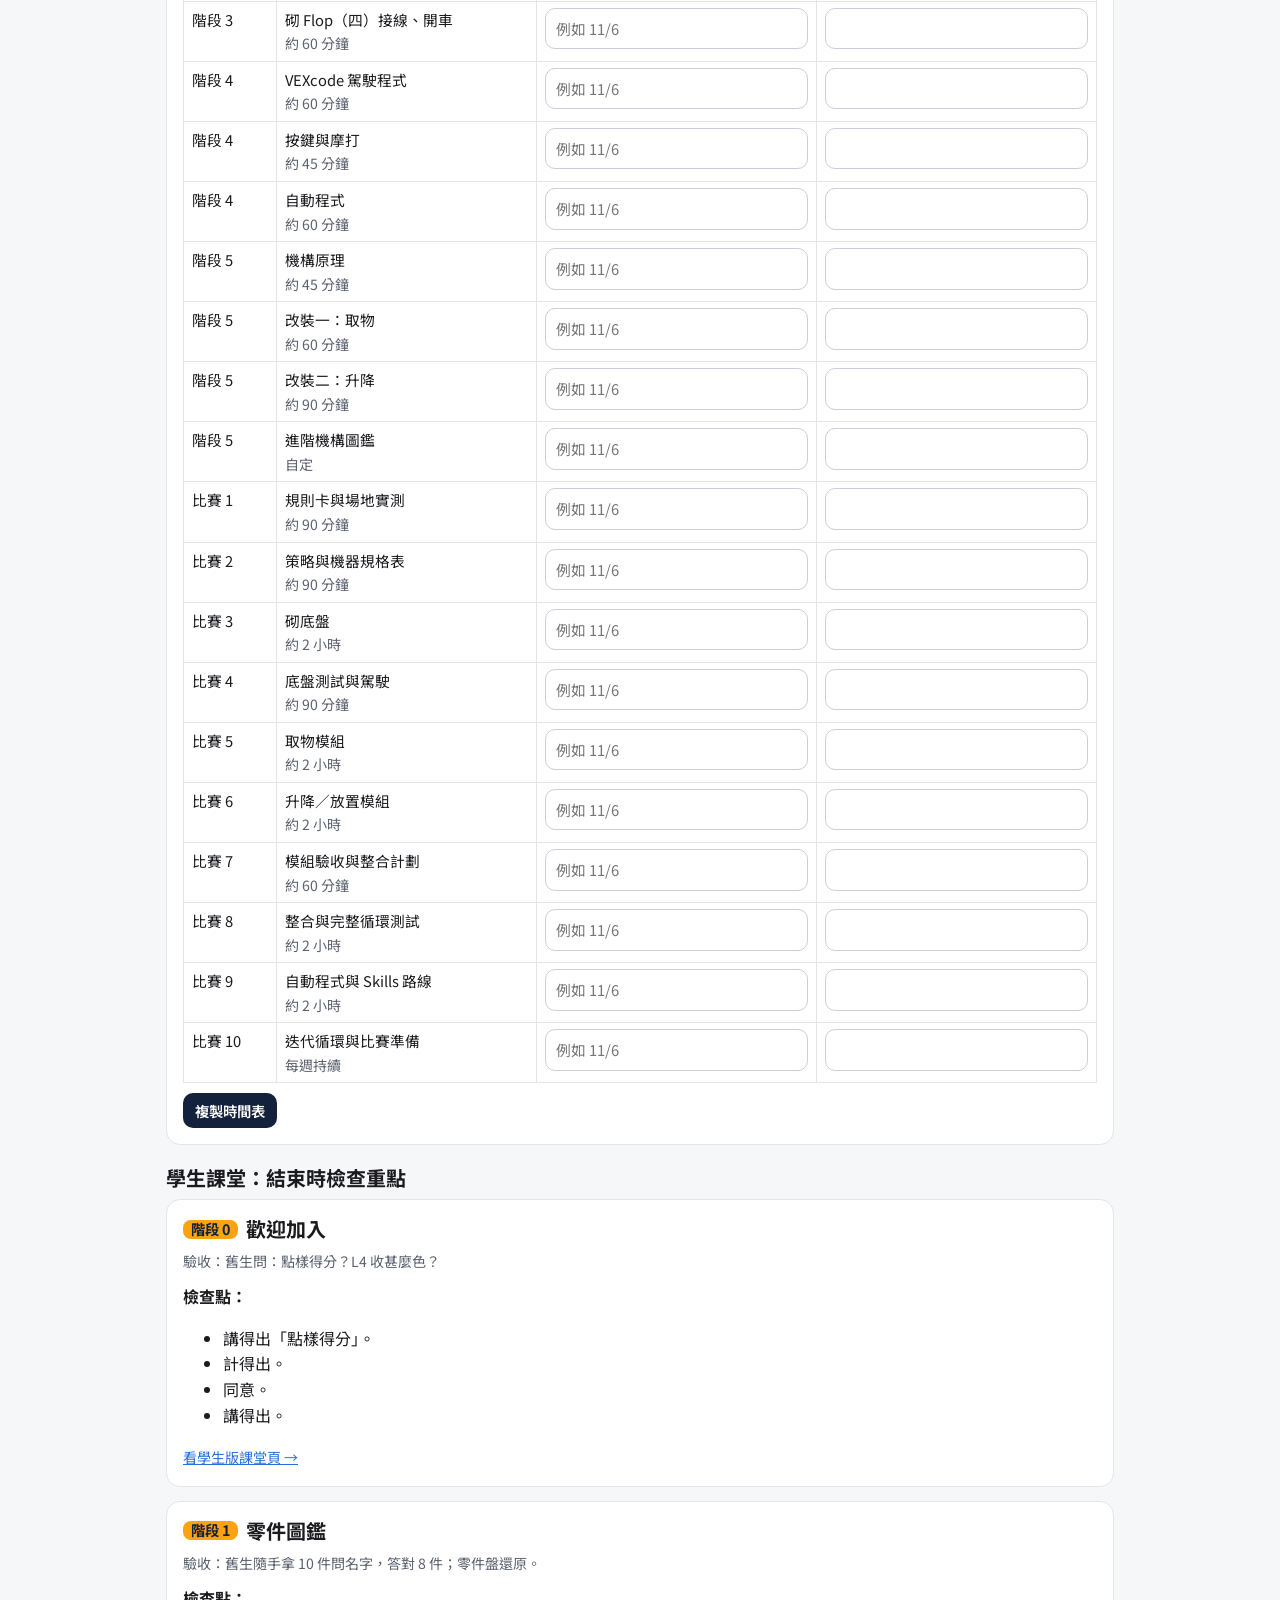
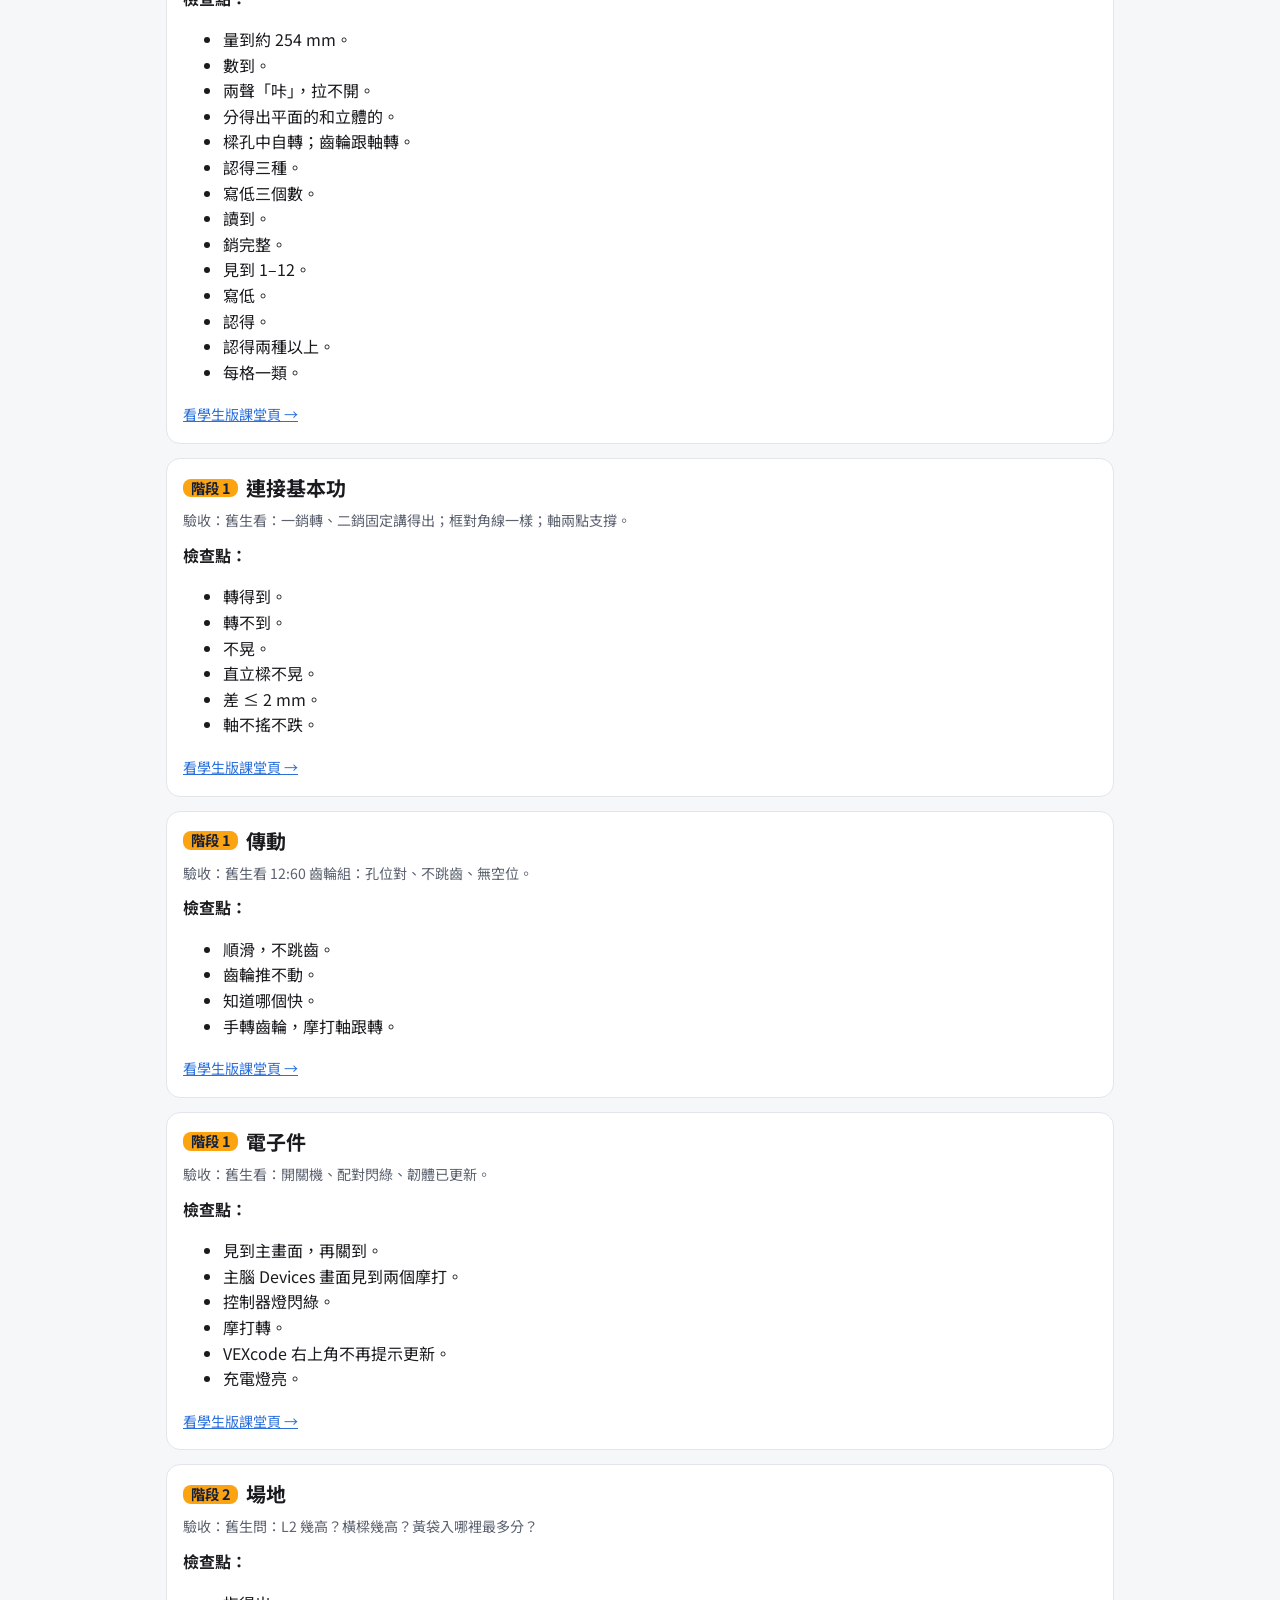
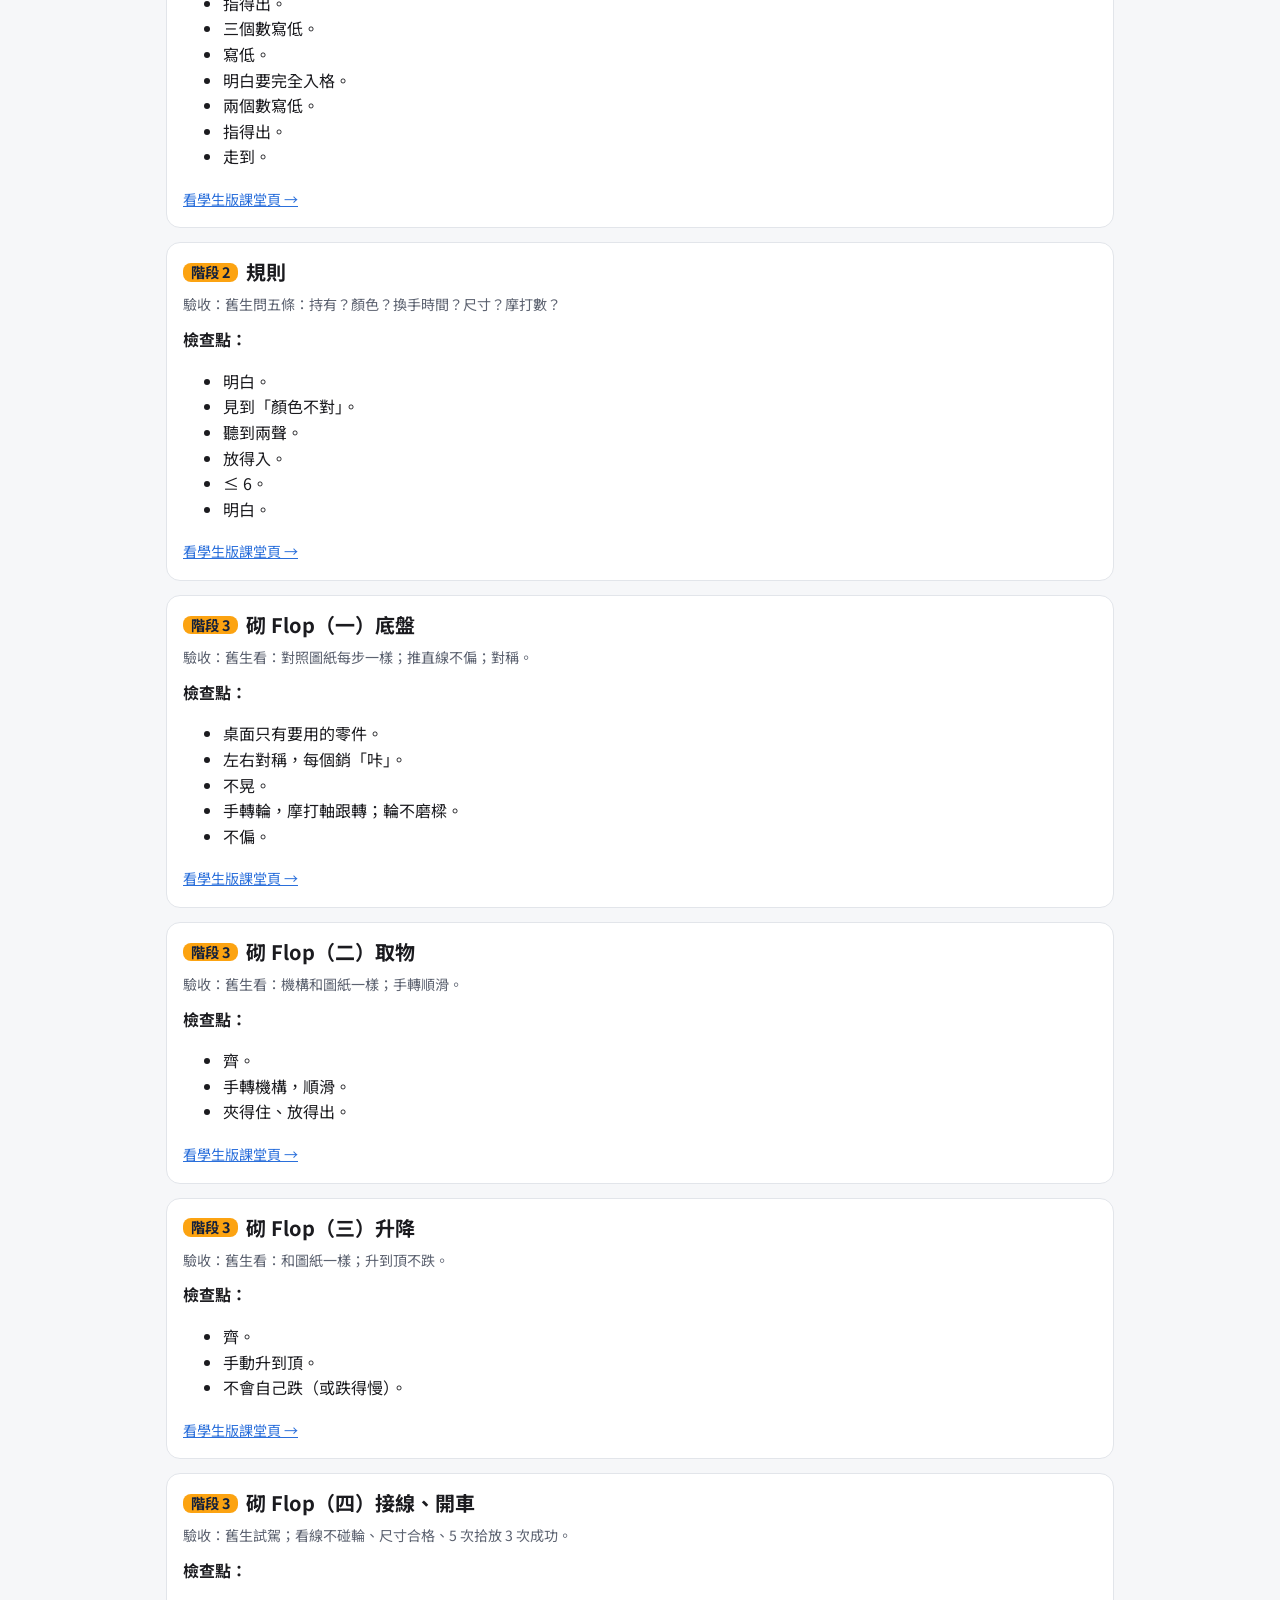
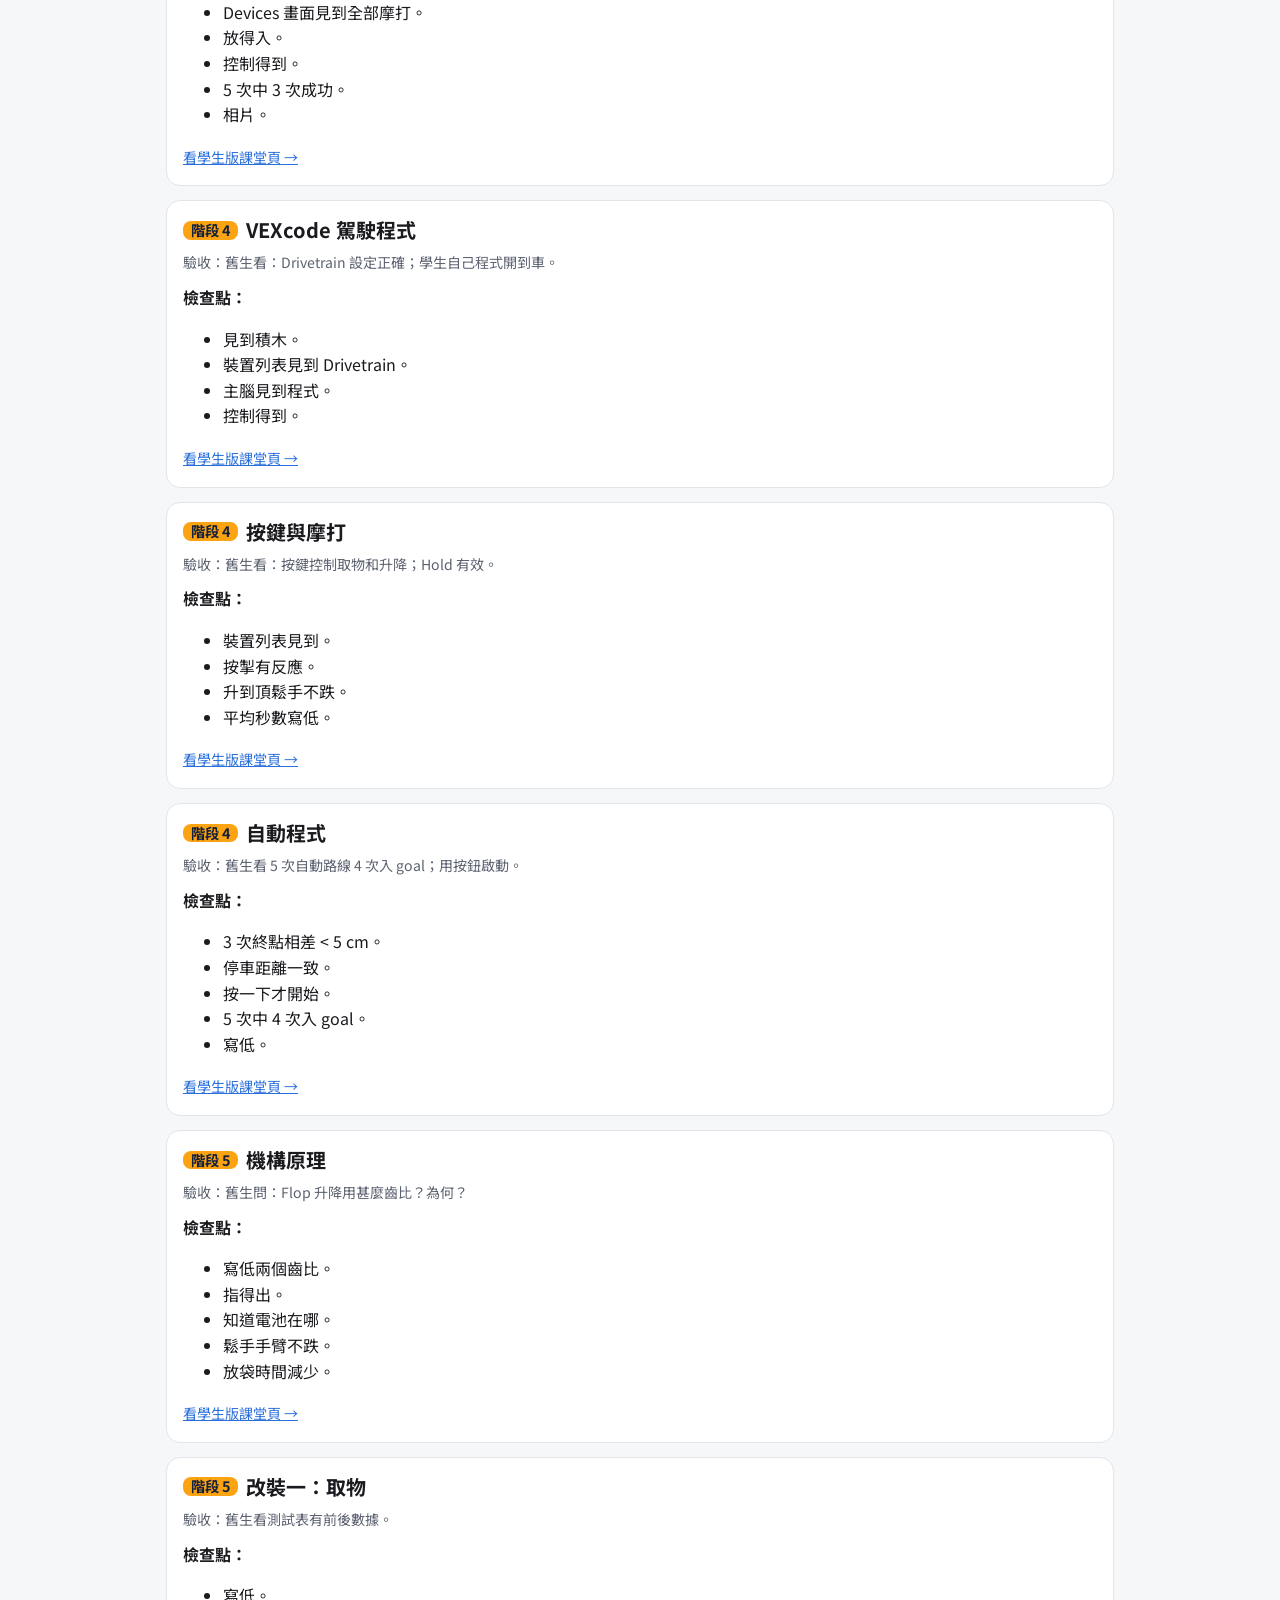
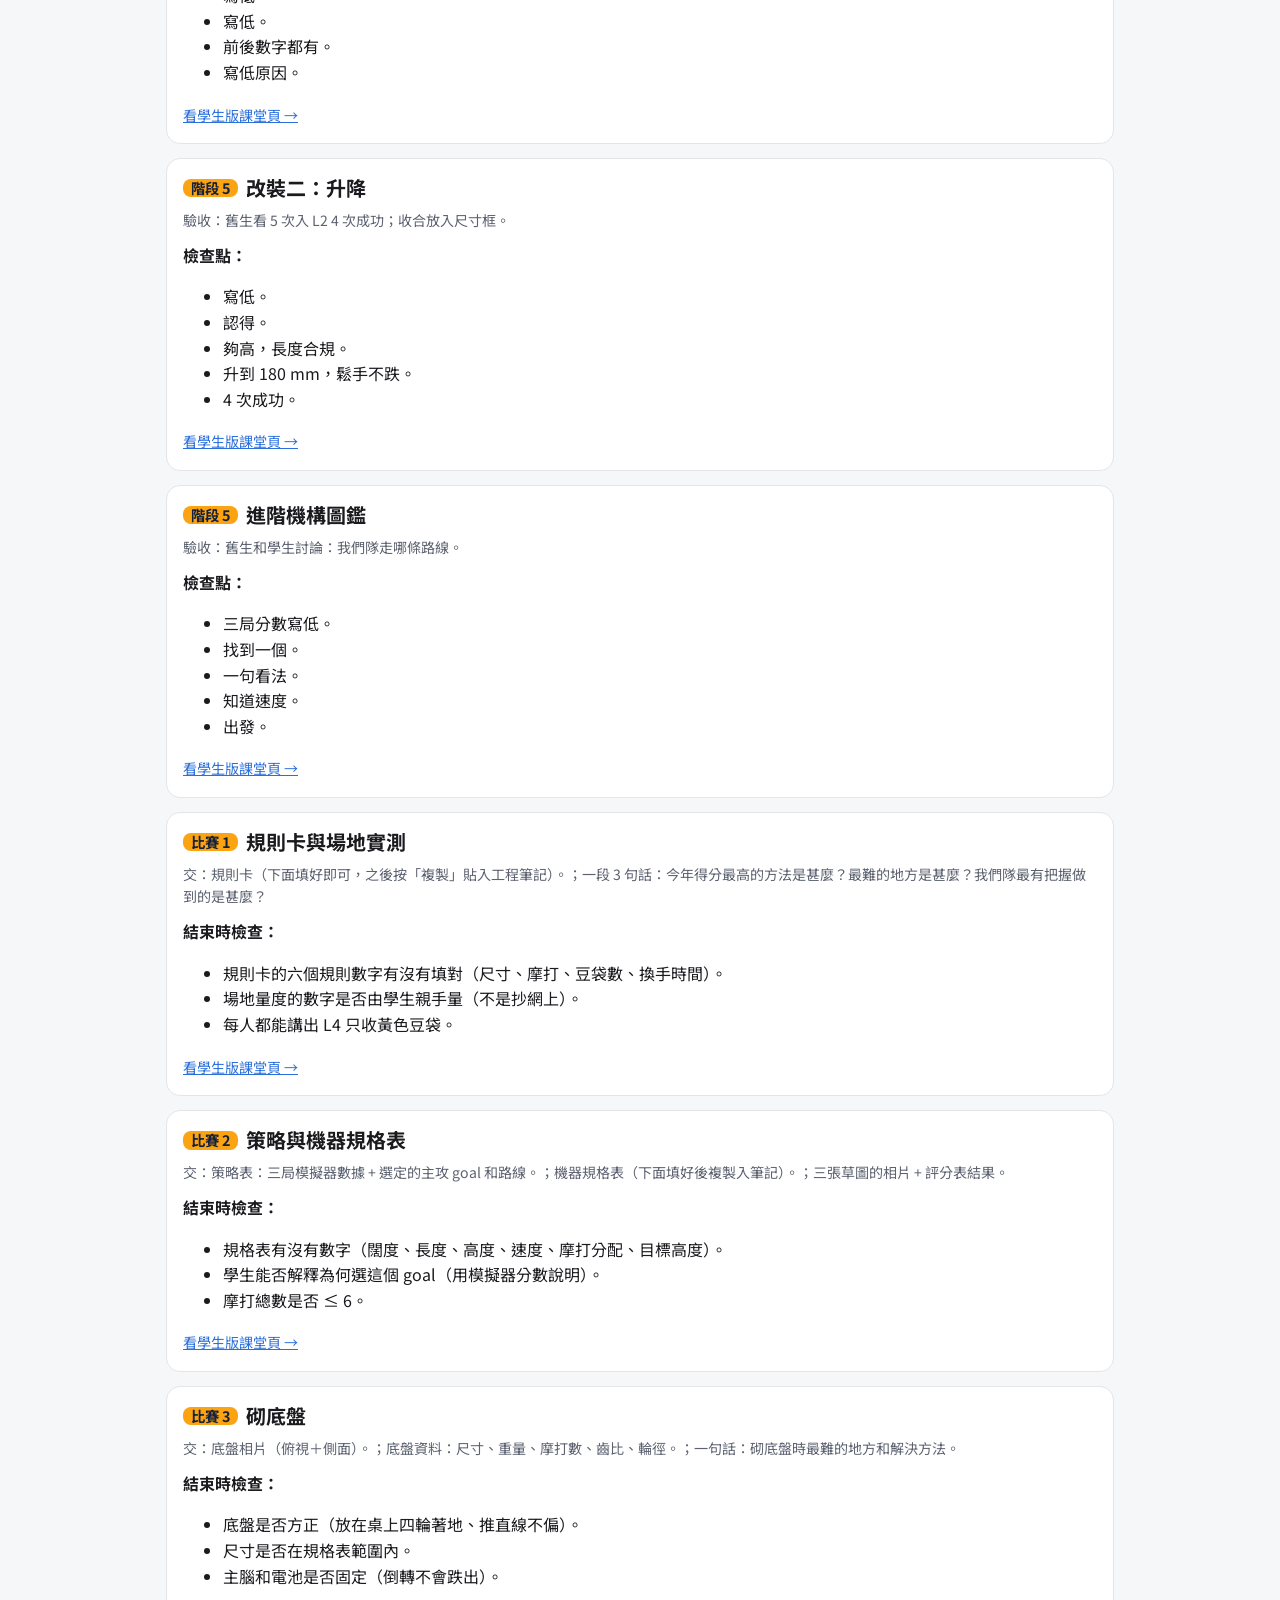
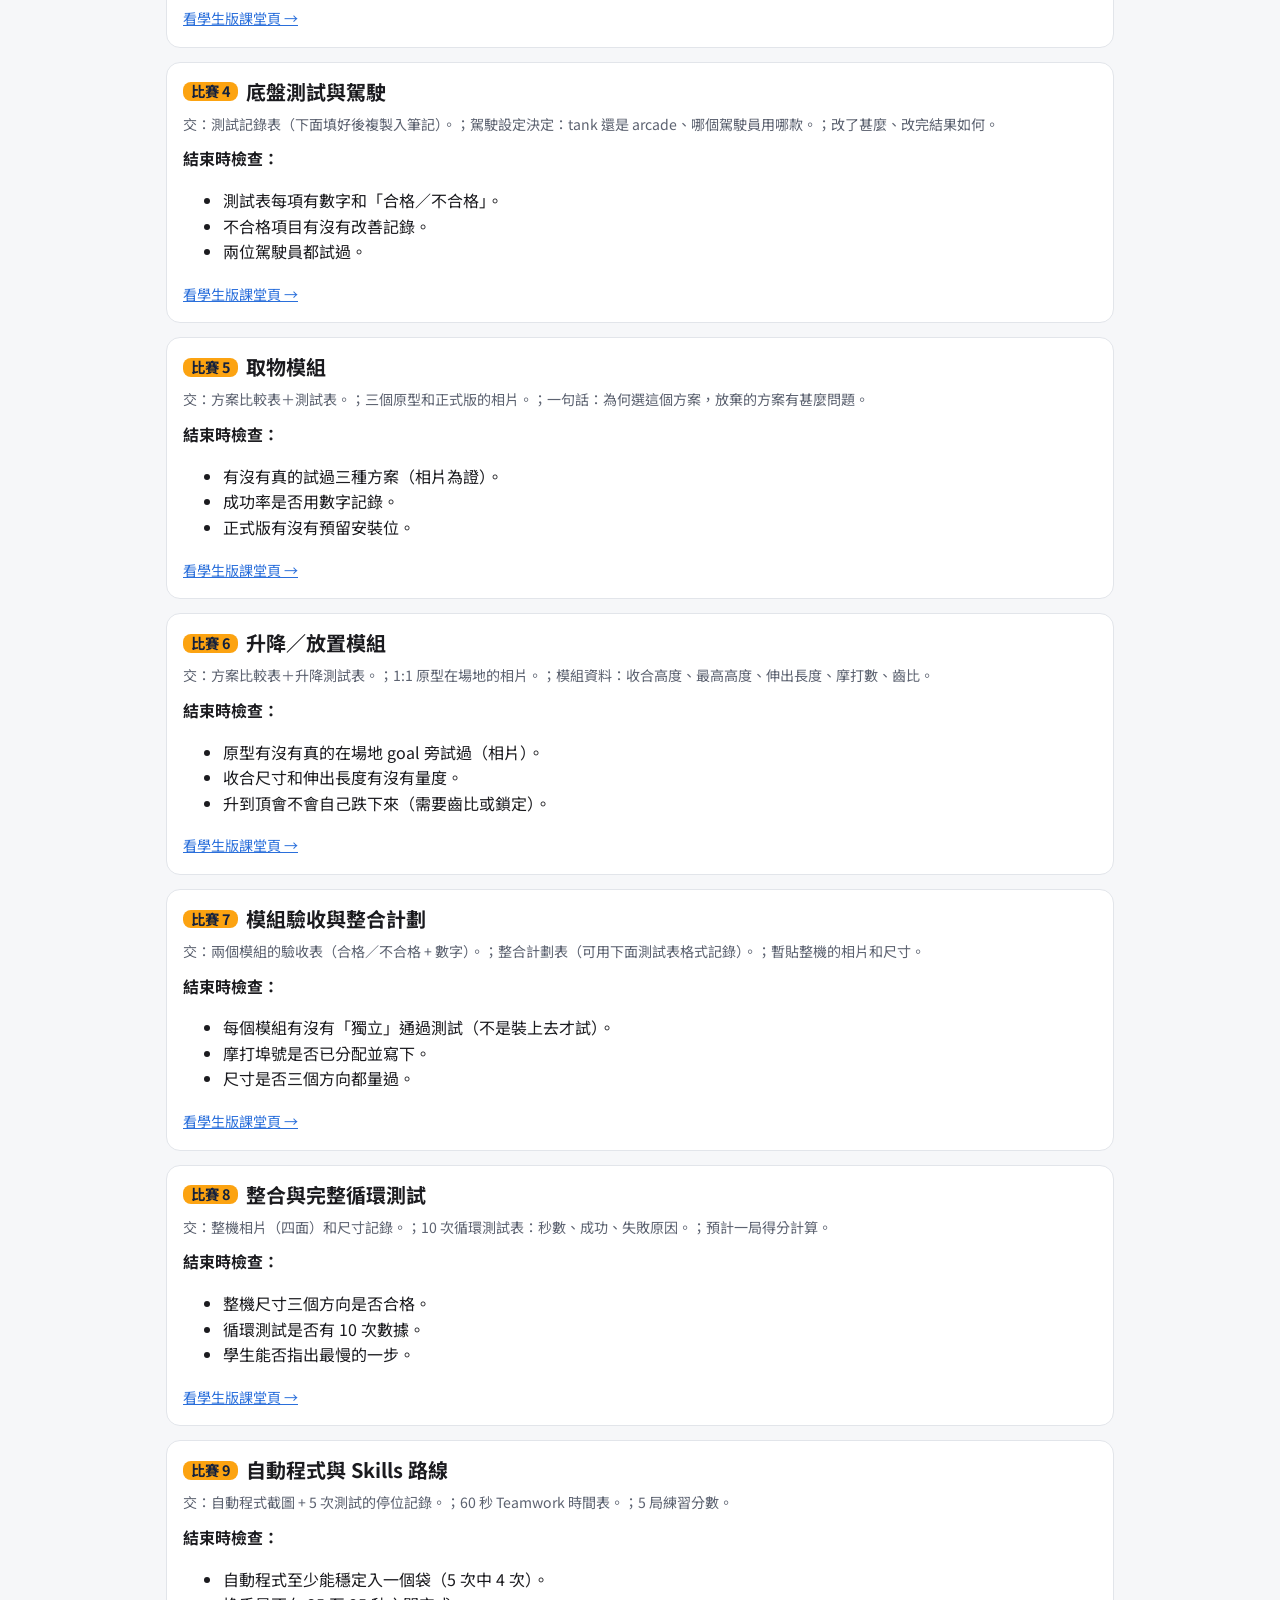
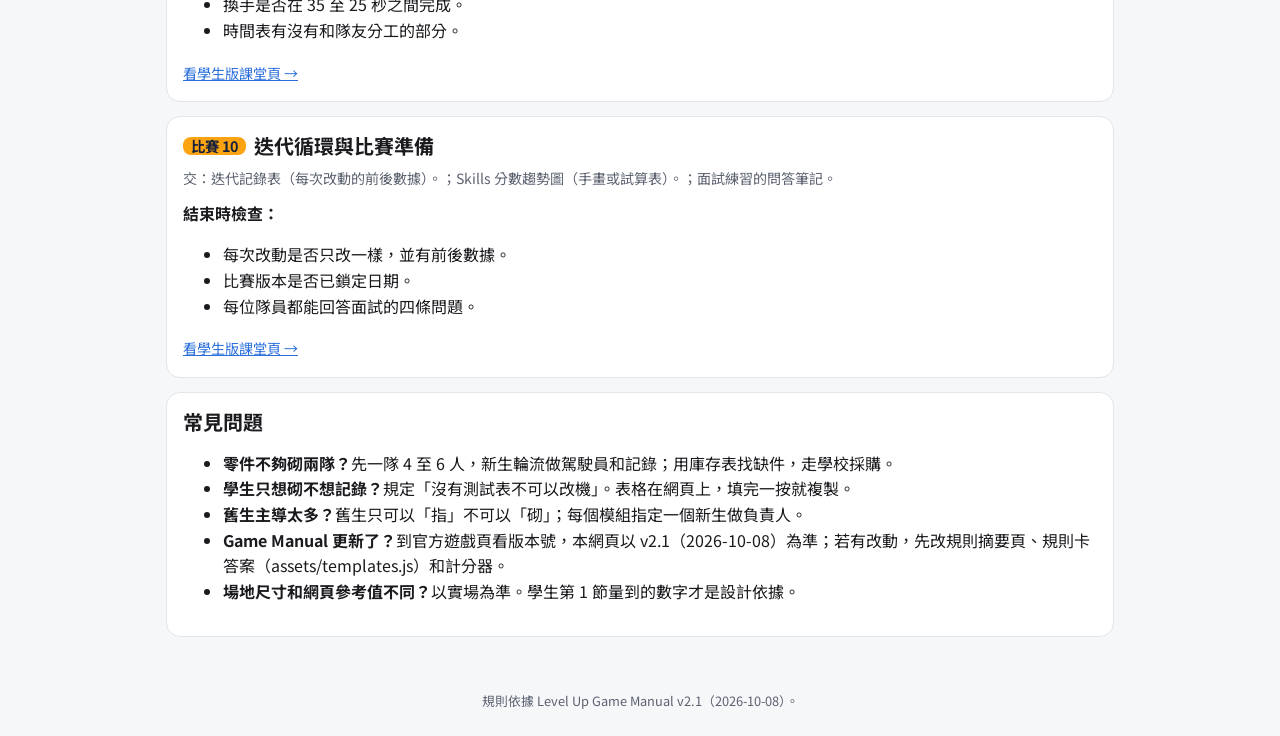
<file: teacher.html>
<!DOCTYPE html>
<html lang="zh-Hant">
<head>
<meta charset="utf-8">
<meta name="viewport" content="width=device-width, initial-scale=1">
<meta name="robots" content="noindex">
<title>老師區 · VEX IQ Level Up 自學</title>
<link rel="preconnect" href="https://fonts.googleapis.com">
<link href="https://fonts.googleapis.com/css2?family=Noto+Sans+TC:wght@400;600;800&display=swap" rel="stylesheet">
<link rel="stylesheet" href="assets/style.css">
</head>
<body>
<header id="topbar" class="topbar"></header>
<main>
  <section class="hero">
    <span class="tag">老師區</span>
    <h1>帶隊不用識砌機</h1>
    <p>這頁不在導航出現，用網址直入。老師要學的是規則、賽制、評核、零件和安全；砌機交給學生。</p>
  </section>

  <section class="card">
    <h2>每節固定做法</h2>
    <ul>
      <li><b>開始 5 分鐘：</b>點名；叫總教練（舊生）講今日「做甚麼、交甚麼」；確認電池已充。</li>
      <li><b>中段：</b>不用在場。有問題由總教練先處理，處理不到才記下留到結束時問。</li>
      <li><b>結束 5 分鐘：</b>按下面該節的檢查重點看一次；拍一張整隊和機器的相；叫學生按「複製我的進度文字」傳給你。</li>
      <li><b>每兩週：</b>用評核量表看筆記；看迭代表有沒有前後數據；每人問一條面試題。</li>
    </ul>
  </section>

  <div id="teacher-track"></div>

  <section class="card" id="codes">
    <h2>驗收碼（階段 0–5）</h2>
    <p class="small muted">學生檢查點全剔後，由舊生檢查並輸入驗收碼解鎖下一節。驗收碼只給總教練（舊生）和老師。要改碼改 assets/guide-data.js 的 GUIDE_CODES。</p>
    <div class="kv" id="code-list"></div>
  </section>

  <section class="card" id="ai">
    <h2>AI 助教設定（放入 Sayo AI 或其他平台）</h2>
    <p class="small muted">把下面的提示詞貼入學校 AI 平台建一個「VEX 助教」，學生卡關時先問它。它只答本課程範圍，用引導不直接給答案。</p>
    <textarea id="ai-prompt" readonly style="min-height:260px;font-size:.85rem"></textarea>
    <div class="btnrow"><button class="btn sm" id="copy-ai">複製提示詞</button></div>
  </section>

  <section class="card" id="rubric">
    <h2>評核量表（每兩週評一次）</h2>
    <p class="small muted">每項 1–4 分：1 沒有、2 有但不完整、3 完整、4 完整並有改善證據。總分 16。</p>
    <div class="table-scroll"><table>
      <thead><tr><th>項目</th><th>看甚麼</th><th>分</th></tr></thead>
      <tbody id="rubric-rows"></tbody>
    </table></div>
    <div class="btnrow"><button class="btn sm" id="copy-rubric">複製評核結果</button><button class="btn sm ghost" id="clear-rubric">清除</button></div>
  </section>

  <section class="card" id="inventory">
    <h2>零件庫存表</h2>
    <p class="small muted">前置課第 1 節學生盤點後由你填。數量留空代表未點。</p>
    <div class="table-scroll"><table>
      <thead><tr><th>零件</th><th>現有</th><th>比賽機需要（約）</th><th>缺</th></tr></thead>
      <tbody id="inv-rows"></tbody>
    </table></div>
    <div class="btnrow"><button class="btn sm" id="copy-inv">複製庫存和缺件清單</button></div>
  </section>

  <section class="card">
    <h2>建議時間表</h2>
    <p class="small muted">按每週一節填。比賽日期由 RobotEvents 查到後倒推：比賽課程第 8 節之後就可以出場。</p>
    <div class="table-scroll"><table>
      <thead><tr><th>節</th><th>內容</th><th>日期</th><th>備註</th></tr></thead>
      <tbody id="sched"></tbody>
    </table></div>
    <div class="btnrow"><button class="btn sm" id="copy-sched">複製時間表</button></div>
  </section>

  <h2 style="margin-top:20px">學生課堂：結束時檢查重點</h2>
  <div id="checks"></div>

  <section class="card">
    <h2>常見問題</h2>
    <ul>
      <li><b>零件不夠砌兩隊？</b>先一隊 4 至 6 人，新生輪流做駕駛員和記錄；用庫存表找缺件，走學校採購。</li>
      <li><b>學生只想砌不想記錄？</b>規定「沒有測試表不可以改機」。表格在網頁上，填完一按就複製。</li>
      <li><b>舊生主導太多？</b>舊生只可以「指」不可以「砌」；每個模組指定一個新生做負責人。</li>
      <li><b>Game Manual 更新了？</b>到官方遊戲頁看版本號，本網頁以 v2.1（2026-10-08）為準；若有改動，先改規則摘要頁、規則卡答案（assets/templates.js）和計分器。</li>
      <li><b>場地尺寸和網頁參考值不同？</b>以實場為準。學生第 1 節量到的數字才是設計依據。</li>
    </ul>
  </section>
</main>
<footer>規則依據 Level Up Game Manual v2.1（2026-10-08）。</footer>
<script src="assets/app.js"></script>
<script src="assets/lessons.js"></script>
<script src="assets/lessons-prep.js"></script>
<script src="assets/guide-data.js"></script>
<script>
(function () {
  var S = VQ.store, esc = VQ.esc;

  // 老師路徑
  var tt = '<section class="phase"><h2>T. 老師路徑（8 節自學）</h2><p class="muted">' + esc(PHASES.T.desc) + '</p>';
  TEACHER.forEach(function (l, i) {
    var pct = VQ.lessonProgress(l);
    tt += '<a class="lesson-link' + (pct === 100 ? ' done' : '') + '" href="lesson.html?id=' + l.id + '"><div class="n">T' + (i + 1) + '</div><div class="t">' + esc(l.title) + '<small>' + esc(l.time) + '</small></div><div class="pct">' + (pct === 100 ? '完成' : pct + '%') + '</div></a>';
  });
  document.getElementById('teacher-track').innerHTML = tt + '</section>';

  document.getElementById('code-list').innerHTML = Object.keys(GUIDE_CODES).map(function (k) { var g = null; GUIDE.forEach(function (x) { if (x.id === k) g = x; }); return '<b>' + k + '</b><span>' + GUIDE_CODES[k] + (g ? '　' + esc(g.title) : '　（製作中）') + '</span>'; }).join('');
  document.getElementById('ai-prompt').value = [
    '你是「VEX 助教」，協助香港中學 VEX IQ 機械人隊的新生自學。學生用的教材是學校的 VEX IQ Level Up 自學網頁（2026–27 賽季）。',
    '',
    '規則：',
    '1. 只用繁體中文（香港用語：摩打、機械人、程式），技術詞附英文，例如「連接銷（Connector Pin）」。',
    '2. 範圍限於 VEX IQ 零件、砌機、VEXcode IQ、Level Up 規則和比賽。其他話題請學生回到課程。',
    '3. 學生卡關時先問三條問題找出原因（做到哪一步？看到甚麼？試過甚麼？），再給一個最小提示，不直接給整個答案。學生再問才多給一步。',
    '3a. 基本車是官方 Hero Bot「Flop」，砌法以官方圖紙為準，不要自己發明砌法。',
    '4. 涉及規則時引用條號（例如 R9 摩打最多 6 個、SG6 一次只可持有一個豆袋、GG11 換手在 0:35–0:25），並提醒以英文 Game Manual 原文為準。',
    '5. 安全問題（電池發脹、發熱、摩打冒煙）叫學生立即停用並找老師。',
    '6. 不代學生做決定（例如選哪種取物機構），而是叫他們用方案比較表測試後再決定。',
    '7. 每次回答不超過 150 字，用步驟列點。',
    '',
    '關鍵數字：第二代主腦開機按 ✓、關機按住 X；配對 Settings→Link，控制器按住 L上+L下再按兩下電源，閃綠 = 已連線；齒輪中心距 =（齒數A+齒數B）÷24 格；樑孔距 12.7 mm；車輪數字是周長 mm；機器起始尺寸 279 × 508 × 381 mm；開賽後長度上限 610 mm；最多 6 摩打；Floor／L1／L2／L3／L4 = 1／3／6／12／16 分；L4 只收黃袋；Teamwork 60 秒；換手 0:35–0:25。'
  ].join('\n');
  document.getElementById('copy-ai').addEventListener('click', function () { VQ.copyText(document.getElementById('ai-prompt').value, this); });

  // 評核量表
  var rubric = [['筆記完整', '每節有日期、簽名、做了甚麼'], ['測試數據', '有數字（cm、秒、次數），不是「OK」'], ['迭代證據', '問題 → 改一樣 → 前後數據'], ['分工記錄', '每人做過甚麼、角色有沒有輪換']];
  document.getElementById('rubric-rows').innerHTML = rubric.map(function (r, i) {
    return '<tr><td>' + r[0] + '</td><td class="small">' + r[1] + '</td><td><select data-k="teacher.rubric' + i + '">' + ['', '1', '2', '3', '4'].map(function (o) { return '<option' + (S.get('teacher.rubric' + i, '') === o ? ' selected' : '') + '>' + o + '</option>'; }).join('') + '</select></td></tr>';
  }).join('');
  document.getElementById('copy-rubric').addEventListener('click', function () {
    var tot = 0, lines = rubric.map(function (r, i) { var v = parseInt(S.get('teacher.rubric' + i, '0'), 10) || 0; tot += v; return r[0] + ' ' + v; });
    VQ.copyText('評核 ' + new Date().toLocaleDateString('zh-HK') + '\n' + lines.join('，') + '\n總分 ' + tot + '/16', this);
  });
  document.getElementById('clear-rubric').addEventListener('click', function () { rubric.forEach(function (_, i) { S.set('teacher.rubric' + i, ''); }); document.querySelectorAll('#rubric-rows select').forEach(function (s) { s.value = ''; }); });

  // 庫存表
  var inv = [['Smart Motor', 6], ['第二代主腦', 1], ['控制器', 1], ['第二代電池', 3], ['充電器', 1], ['慣性／陀螺感應器（第二代內置）', 0], ['距離感應器', 1], ['按鈕感應器', 1], ['光學／顏色感應器', 0], ['2×20 長樑', 8], ['2×12 樑', 8], ['1×8 以下短樑', 20], ['板（各尺寸）', 6], ['連接銷', 150], ['角接件', 20], ['軸（各長度）', 12], ['12 齒齒輪', 6], ['36 齒齒輪', 6], ['60 齒齒輪', 4], ['車輪 200 mm', 4], ['全向輪', 2], ['橡筋', 10], ['拆銷器', 2]];
  document.getElementById('inv-rows').innerHTML = inv.map(function (r, i) {
    return '<tr><td>' + r[0] + '</td><td><input type="number" data-k="teacher.inv' + i + '" value="' + esc(S.get('teacher.inv' + i, '')) + '"></td><td>' + r[1] + '</td><td id="lack' + i + '"></td></tr>';
  }).join('');
  function lacks() { inv.forEach(function (r, i) { var v = S.get('teacher.inv' + i, ''); var el = document.getElementById('lack' + i); el.textContent = v === '' ? '' : Math.max(0, r[1] - (parseInt(v, 10) || 0)) || '—'; }); }
  lacks();
  document.getElementById('copy-inv').addEventListener('click', function () {
    var lines = inv.map(function (r, i) { var v = S.get('teacher.inv' + i, ''); return r[0] + '：現有 ' + (v === '' ? '?' : v) + '，需要 ' + r[1] + (v !== '' && r[1] - v > 0 ? '，缺 ' + (r[1] - v) : ''); });
    VQ.copyText('零件庫存 ' + new Date().toLocaleDateString('zh-HK') + '\n' + lines.join('\n'), this);
  });

  // 時間表
  var sched = GUIDE.map(function (g) { return { id: g.id, title: g.title, time: g.time, deliver: [g.verify], teacher: g.sections.map(function (x) { return x.check; }), guide: true, stage: g.stage }; }).concat(LESSONS);
  document.getElementById('sched').innerHTML = sched.map(function (l) {
    var lab = l.guide ? '階段 ' + l.stage : '比賽 ' + l.id;
    return '<tr><td>' + lab + '</td><td>' + esc(l.title) + '<br><span class="small muted">' + esc(l.time) + '</span></td>' +
      '<td><input type="text" data-k="teacher.date' + l.id + '" value="' + esc(S.get('teacher.date' + l.id, '')) + '" placeholder="例如 11/6"></td>' +
      '<td><input type="text" data-k="teacher.note' + l.id + '" value="' + esc(S.get('teacher.note' + l.id, '')) + '"></td></tr>';
  }).join('');
  document.getElementById('copy-sched').addEventListener('click', function () {
    VQ.copyText('VEX IQ 課程時間表\n' + sched.map(function (l) { return (l.guide ? '階段 ' + l.stage + ' ' : '比賽課程 ' + l.id + ' ') + l.title + '：' + S.get('teacher.date' + l.id, '（未定）') + ' ' + S.get('teacher.note' + l.id, ''); }).join('\n'), this);
  });

  // 檢查重點
  document.getElementById('checks').innerHTML = sched.map(function (l) {
    return '<section class="card"><h2><span class="num">' + (l.guide ? '階段 ' + l.stage : '比賽 ' + l.id) + '</span>' + esc(l.title) + '</h2>' +
      '<p class="small muted">' + (l.guide ? '驗收：' : '交：') + l.deliver.map(esc).join('；') + '</p>' +
      '<b>' + (l.guide ? '檢查點：' : '結束時檢查：') + '</b><ul>' + l.teacher.map(function (t) { return '<li>' + esc(t) + '</li>'; }).join('') + '</ul>' +
      '<a class="small" href="' + (l.guide ? 'guide' : 'lesson') + '.html?id=' + l.id + '">看學生版課堂頁 →</a></section>';
  }).join('');

  document.body.addEventListener('input', function (e) { var k = e.target.getAttribute('data-k'); if (k) { S.set(k, e.target.value); lacks(); } });
  document.body.addEventListener('change', function (e) { var k = e.target.getAttribute('data-k'); if (k) S.set(k, e.target.value); });
})();
</script>
</body>
</html>
</file>
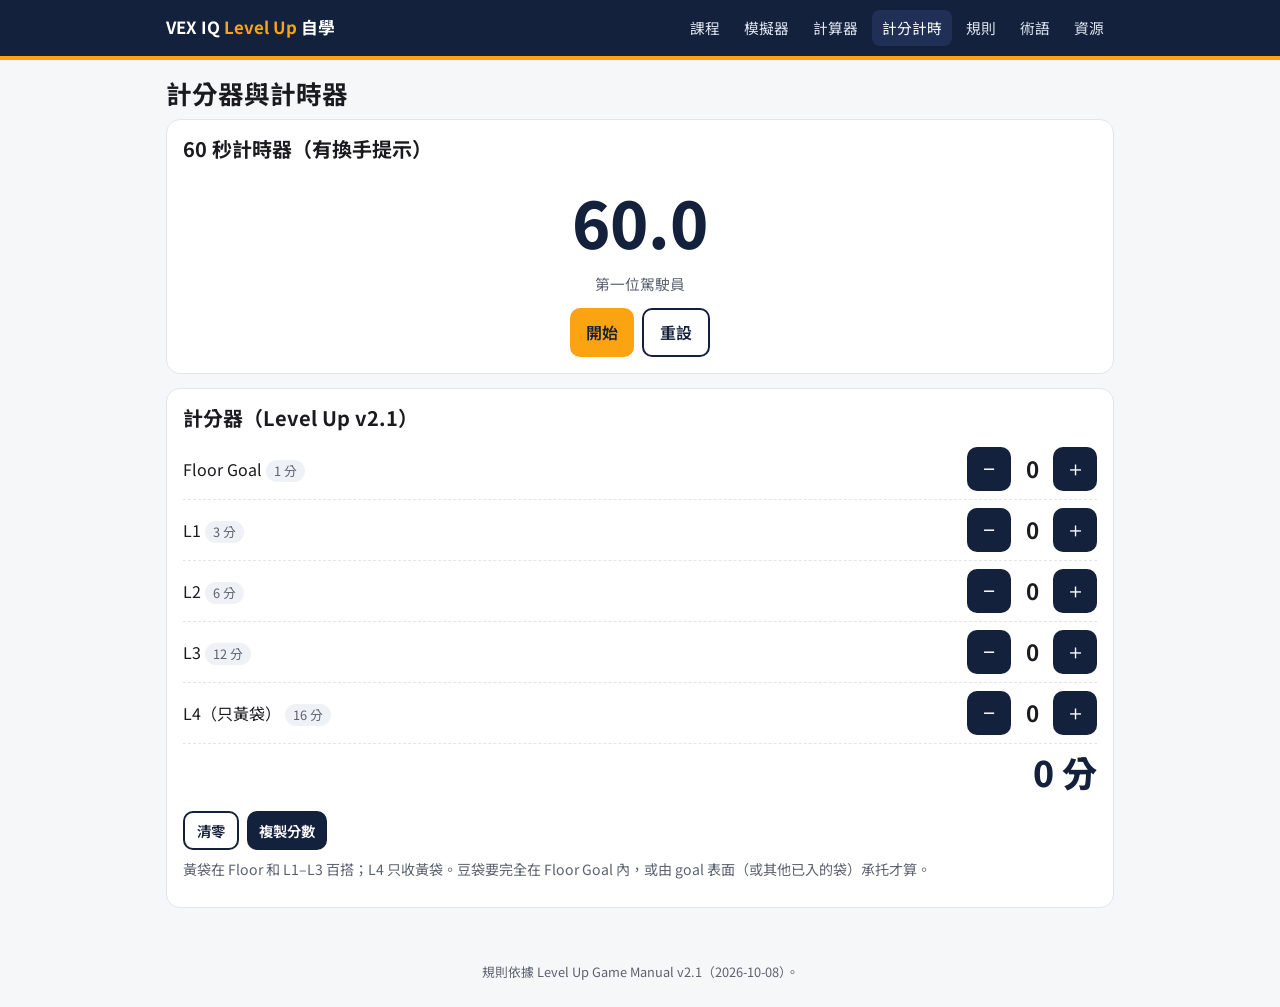
<file: tools.html>
<!DOCTYPE html>
<html lang="zh-Hant">
<head>
<meta charset="utf-8">
<meta name="viewport" content="width=device-width, initial-scale=1">
<title>計分器與計時器 · VEX IQ Level Up 自學</title>
<link rel="preconnect" href="https://fonts.googleapis.com">
<link href="https://fonts.googleapis.com/css2?family=Noto+Sans+TC:wght@400;600;800&display=swap" rel="stylesheet">
<link rel="stylesheet" href="assets/style.css">
</head>
<body>
<header id="topbar" class="topbar"></header>
<main>
  <h1>計分器與計時器</h1>

  <section class="card">
    <h2>60 秒計時器（有換手提示）</h2>
    <div class="big-timer" id="timer">60.0</div>
    <p class="muted" id="timer-msg" style="text-align:center">按開始。餘下 35 至 25 秒會響聲並變色，提示換手。</p>
    <div class="btnrow" style="justify-content:center">
      <button class="btn yellow" id="t-start">開始</button>
      <button class="btn ghost" id="t-reset">重設</button>
    </div>
  </section>

  <section class="card">
    <h2>計分器（Level Up v2.1）</h2>
    <div id="rows"></div>
    <div class="total" id="total">0 分</div>
    <div class="btnrow">
      <button class="btn sm ghost" id="s-reset">清零</button>
      <button class="btn sm" id="s-copy">複製分數</button>
    </div>
    <p class="small muted" style="margin-top:8px">黃袋在 Floor 和 L1–L3 百搭；L4 只收黃袋。豆袋要完全在 Floor Goal 內，或由 goal 表面（或其他已入的袋）承托才算。</p>
  </section>
</main>
<footer>規則依據 Level Up Game Manual v2.1（2026-10-08）。</footer>
<script src="assets/app.js"></script>
<script>
(function () {
  // 計時器
  var t = 60, running = false, raf, last, audio;
  var el = document.getElementById('timer'), msg = document.getElementById('timer-msg');
  function beep(f, ms) {
    try { audio = audio || new (window.AudioContext || window.webkitAudioContext)(); var o = audio.createOscillator(), g = audio.createGain(); o.frequency.value = f; o.connect(g); g.connect(audio.destination); g.gain.value = .2; o.start(); o.stop(audio.currentTime + ms / 1000); } catch (e) {}
  }
  function show() {
    el.textContent = t.toFixed(1);
    el.className = 'big-timer' + (t <= 0 ? ' end' : (t <= 35 && t >= 25 ? ' switch' : ''));
    msg.textContent = t <= 0 ? '時間到' : (t <= 35 && t >= 25 ? '換手！' : (t > 35 ? '第一位駕駛員' : '第二位駕駛員'));
  }
  function tick(ts) {
    if (!running) return;
    if (!last) last = ts;
    var dt = (ts - last) / 1000; last = ts;
    var before = t; t -= dt;
    if (before > 35 && t <= 35) beep(660, 400);
    if (before > 25 && t <= 25) beep(660, 400);
    if (t <= 0) { t = 0; running = false; beep(440, 800); show(); return; }
    show(); raf = requestAnimationFrame(tick);
  }
  document.getElementById('t-start').addEventListener('click', function () {
    if (running) { running = false; this.textContent = '繼續'; return; }
    if (t <= 0) t = 60;
    running = true; last = null; this.textContent = '暫停'; beep(880, 200); raf = requestAnimationFrame(tick);
  });
  document.getElementById('t-reset').addEventListener('click', function () { running = false; t = 60; last = null; document.getElementById('t-start').textContent = '開始'; show(); });
  show();

  // 計分器
  var goals = [['floor', 'Floor Goal', 1], ['L1', 'L1', 3], ['L2', 'L2', 6], ['L3', 'L3', 12], ['L4', 'L4（只黃袋）', 16]];
  var cnt = {};
  var rows = document.getElementById('rows');
  rows.innerHTML = goals.map(function (g) {
    cnt[g[0]] = 0;
    return '<div class="score-row"><div>' + g[1] + ' <span class="pill">' + g[2] + ' 分</span></div><button data-g="' + g[0] + '" data-d="-1">−</button><div class="cnt" id="c-' + g[0] + '">0</div><button data-g="' + g[0] + '" data-d="1">＋</button></div>';
  }).join('');
  function total() {
    var s = 0; goals.forEach(function (g) { s += cnt[g[0]] * g[2]; document.getElementById('c-' + g[0]).textContent = cnt[g[0]]; });
    document.getElementById('total').textContent = s + ' 分';
    return s;
  }
  rows.addEventListener('click', function (e) {
    var g = e.target.getAttribute('data-g'); if (!g) return;
    cnt[g] = Math.max(0, cnt[g] + parseInt(e.target.getAttribute('data-d'), 10)); total();
  });
  document.getElementById('s-reset').addEventListener('click', function () { goals.forEach(function (g) { cnt[g[0]] = 0; }); total(); });
  document.getElementById('s-copy').addEventListener('click', function () {
    var s = total();
    VQ.copyText('Level Up 分數 ' + new Date().toLocaleString('zh-HK') + '\n' + goals.map(function (g) { return g[1] + ' ' + cnt[g[0]]; }).join('，') + '\n總分 ' + s, this);
  });
})();
</script>
</body>
</html>
</file>
<file: assets/style.css>
/* VEX IQ 自學網頁 — 共用樣式 */
:root {
  --navy: #14213d;
  --navy-2: #1f2f55;
  --yellow: #fca311;
  --yellow-soft: #ffe8bf;
  --red: #d7263d;
  --blue: #2a6fdb;
  --ink: #1b1b1f;
  --muted: #5c6270;
  --line: #e2e5ea;
  --bg: #f6f7f9;
  --card: #ffffff;
  --ok: #1f9d55;
  --radius: 14px;
  --font: "Noto Sans TC", "PingFang TC", "Microsoft JhengHei", system-ui, sans-serif;
}
* { box-sizing: border-box; }
html { -webkit-text-size-adjust: 100%; }
body {
  margin: 0;
  font-family: var(--font);
  color: var(--ink);
  background: var(--bg);
  line-height: 1.6;
  font-size: 16px;
}
a { color: var(--blue); }
h1, h2, h3 { line-height: 1.3; margin: 0 0 .4em; }
h1 { font-size: 1.6rem; }
h2 { font-size: 1.25rem; }
h3 { font-size: 1.05rem; }
p { margin: 0 0 .8em; }
code { background: #eef1f5; padding: 0 .3em; border-radius: 4px; font-size: .92em; }

/* 頂部 */
.topbar {
  background: var(--navy);
  color: #fff;
  position: sticky; top: 0; z-index: 20;
  border-bottom: 4px solid var(--yellow);
}
.topbar .inner {
  max-width: 980px; margin: 0 auto; padding: 10px 16px;
  display: flex; align-items: center; gap: 12px;
}
.topbar .brand { font-weight: 700; color: #fff; text-decoration: none; font-size: 1.05rem; white-space: nowrap; }
.topbar .brand span { color: var(--yellow); }
.topbar nav { margin-left: auto; display: flex; gap: 4px; overflow-x: auto; -webkit-overflow-scrolling: touch; }
.topbar nav a {
  color: #dfe5f1; text-decoration: none; padding: 6px 10px; border-radius: 8px; white-space: nowrap; font-size: .92rem;
}
.topbar nav a.active, .topbar nav a:hover { background: var(--navy-2); color: #fff; }

main { max-width: 980px; margin: 0 auto; padding: 16px; }
.hero {
  background: linear-gradient(135deg, var(--navy), var(--navy-2));
  color: #fff; border-radius: var(--radius); padding: 22px 18px; margin-bottom: 16px;
}
.hero h1 { color: #fff; }
.hero p { color: #d8deea; margin: 0; }
.hero .tag { display: inline-block; background: var(--yellow); color: var(--navy); font-weight: 700; padding: 2px 10px; border-radius: 999px; font-size: .85rem; margin-bottom: 8px; }

.card {
  background: var(--card); border: 1px solid var(--line); border-radius: var(--radius);
  padding: 16px; margin-bottom: 14px;
}
.card h2 { display: flex; align-items: center; gap: 8px; }
.card h2 .num { background: var(--yellow); color: var(--navy); border-radius: 8px; padding: 0 8px; font-size: .9rem; }
.muted { color: var(--muted); font-size: .92rem; }
.small { font-size: .88rem; }

.grid { display: grid; gap: 12px; grid-template-columns: 1fr; }
@media (min-width: 640px) { .grid.two { grid-template-columns: 1fr 1fr; } .grid.three { grid-template-columns: repeat(3, 1fr); } }

/* 課程地圖 */
.phase { margin-bottom: 18px; }
.phase h2 { color: var(--navy); border-left: 5px solid var(--yellow); padding-left: 10px; }
.lesson-link {
  display: flex; align-items: center; gap: 12px; text-decoration: none; color: var(--ink);
  background: var(--card); border: 1px solid var(--line); border-radius: 12px; padding: 12px 14px; margin-bottom: 8px;
}
.lesson-link:active { background: #f1f3f7; }
.lesson-link .n { width: 36px; height: 36px; border-radius: 50%; background: var(--navy); color: #fff; display: grid; place-items: center; font-weight: 700; flex-shrink: 0; }
.lesson-link.done .n { background: var(--ok); }
.lesson-link .t { flex: 1; }
.lesson-link .t small { display: block; color: var(--muted); }
.lesson-link .pct { font-size: .85rem; color: var(--muted); white-space: nowrap; }

/* 課堂頁 */
.lesson-head { display: flex; flex-wrap: wrap; gap: 8px; align-items: baseline; }
.lesson-head .phase-tag { background: var(--yellow-soft); color: #7a4b00; border-radius: 999px; padding: 2px 10px; font-size: .85rem; }
ul.clean { list-style: none; padding: 0; margin: 0; }
.check { display: flex; gap: 10px; align-items: flex-start; padding: 8px 0; border-bottom: 1px dashed var(--line); }
.check:last-child { border-bottom: 0; }
.check input[type=checkbox] { width: 22px; height: 22px; margin-top: 3px; flex-shrink: 0; accent-color: var(--ok); }
.check label { flex: 1; }
.check.done label { color: var(--muted); text-decoration: line-through; }
.step-link { display: inline-block; margin-left: 6px; font-size: .88rem; }

textarea, input[type=text], input[type=number], select {
  font: inherit; width: 100%; padding: 8px 10px; border: 1px solid #c9ced8; border-radius: 10px; background: #fff; color: var(--ink);
}
textarea { min-height: 72px; resize: vertical; }
input[type=number] { max-width: 140px; }
label.field { display: block; margin-bottom: 10px; font-weight: 600; font-size: .95rem; }
label.field > span { display: block; font-weight: 400; color: var(--muted); font-size: .85rem; }
table { width: 100%; border-collapse: collapse; font-size: .92rem; }
th, td { border: 1px solid var(--line); padding: 6px 8px; text-align: left; vertical-align: top; }
th { background: #eef1f5; }
td input, td select { padding: 6px 8px; border-radius: 8px; }
.table-scroll { overflow-x: auto; }

.btn {
  display: inline-block; background: var(--navy); color: #fff; border: 0; border-radius: 10px;
  padding: 10px 16px; font: inherit; font-weight: 600; cursor: pointer; text-decoration: none;
}
.btn.yellow { background: var(--yellow); color: var(--navy); }
.btn.ghost { background: transparent; color: var(--navy); border: 2px solid var(--navy); }
.btn.sm { padding: 6px 12px; font-size: .9rem; }
.btn:active { transform: translateY(1px); }
.btnrow { display: flex; flex-wrap: wrap; gap: 8px; margin-top: 10px; }
.pager { display: flex; justify-content: space-between; gap: 8px; margin: 16px 0; }

.notice { background: var(--yellow-soft); border-left: 5px solid var(--yellow); padding: 10px 12px; border-radius: 8px; margin: 10px 0; font-size: .92rem; }
.notice.warn { background: #ffe3e6; border-color: var(--red); }
.notice.good { background: #e3f6ea; border-color: var(--ok); }

.pill { display: inline-block; padding: 1px 8px; border-radius: 999px; font-size: .8rem; background: #eef1f5; color: var(--muted); margin-right: 4px; }
.kv { display: grid; grid-template-columns: auto 1fr; gap: 4px 12px; font-size: .95rem; }
.kv b { color: var(--navy); }

.progress-bar { height: 10px; background: #e6e9ef; border-radius: 999px; overflow: hidden; margin: 8px 0; }
.progress-bar > div { height: 100%; background: var(--ok); width: 0; transition: width .3s; }

footer { text-align: center; color: var(--muted); font-size: .8rem; padding: 24px 16px; }

/* 模擬器 */
.sim-wrap { position: relative; }
#field { width: 100%; height: auto; display: block; background: #d9dde3; border-radius: 10px; touch-action: none; }
.sim-hud { display: flex; flex-wrap: wrap; gap: 8px; margin: 10px 0; align-items: center; }
.sim-hud .box { background: var(--card); border: 1px solid var(--line); border-radius: 10px; padding: 6px 12px; font-size: .95rem; }
.sim-hud .box b { font-size: 1.2rem; color: var(--navy); }
.sim-hud .box.alert { background: #ffe3e6; border-color: var(--red); color: var(--red); }
.pad { display: grid; grid-template-columns: repeat(3, 64px); grid-template-rows: repeat(3, 64px); gap: 6px; justify-content: center; }
.pad button, .actions button {
  font: inherit; font-size: 1.3rem; font-weight: 700; border: 0; border-radius: 12px; background: var(--navy); color: #fff;
  touch-action: none; user-select: none; -webkit-user-select: none;
}
.pad button:active, .pad button.on { background: var(--yellow); color: var(--navy); }
.pad .blank { background: transparent; }
.actions { display: grid; grid-template-columns: repeat(3, 1fr); gap: 6px; }
.actions button { height: 64px; font-size: 1rem; }
.actions button.pick { background: var(--ok); }
.actions button.drop { background: var(--red); }
.actions button.load { background: var(--blue); }
.sim-controls { display: grid; grid-template-columns: 1fr; gap: 12px; margin-top: 10px; }
@media (max-width: 639px) { #field { max-height: 44vh; width: auto; max-width: 100%; margin: auto; } .sim-controls { position: sticky; bottom: 0; background: var(--bg); padding: 8px 0 10px; z-index: 5; grid-template-columns: 200px 1fr; align-items: center; } .pad { grid-template-columns: repeat(3, 56px); grid-template-rows: repeat(3, 56px); } .actions button { height: 52px; } }
@media (min-width: 640px) { .sim-controls { grid-template-columns: 220px 1fr; align-items: center; } }
.sim-config { display: grid; grid-template-columns: repeat(auto-fill, minmax(150px, 1fr)); gap: 8px; }
.sim-config label { font-size: .85rem; color: var(--muted); display: block; }
.sim-config input, .sim-config select { width: 100%; max-width: none; }
.log { font-family: ui-monospace, Menlo, Consolas, monospace; font-size: .82rem; background: #f1f3f7; border-radius: 8px; padding: 8px; max-height: 180px; overflow: auto; white-space: pre-wrap; }

/* 計時器 */
.big-timer { font-size: 4rem; font-weight: 800; text-align: center; color: var(--navy); font-variant-numeric: tabular-nums; }
.big-timer.switch { color: var(--yellow); }
.big-timer.end { color: var(--red); }
.score-row { display: grid; grid-template-columns: 1fr auto auto auto; align-items: center; gap: 8px; padding: 8px 0; border-bottom: 1px dashed var(--line); }
.score-row .cnt { font-size: 1.4rem; font-weight: 700; min-width: 2ch; text-align: center; }
.score-row button { width: 44px; height: 44px; font-size: 1.3rem; border-radius: 10px; border: 0; background: var(--navy); color: #fff; }
.total { font-size: 2.2rem; font-weight: 800; color: var(--navy); text-align: right; }

/* 計算器結果 */
.result { padding: 10px 12px; border-radius: 10px; margin-bottom: 8px; border: 1px solid var(--line); background: #fff; }
.result.ok { border-color: var(--ok); background: #e3f6ea; }
.result.bad { border-color: var(--red); background: #ffe3e6; }
.result.warn { border-color: var(--yellow); background: var(--yellow-soft); }
</file>
